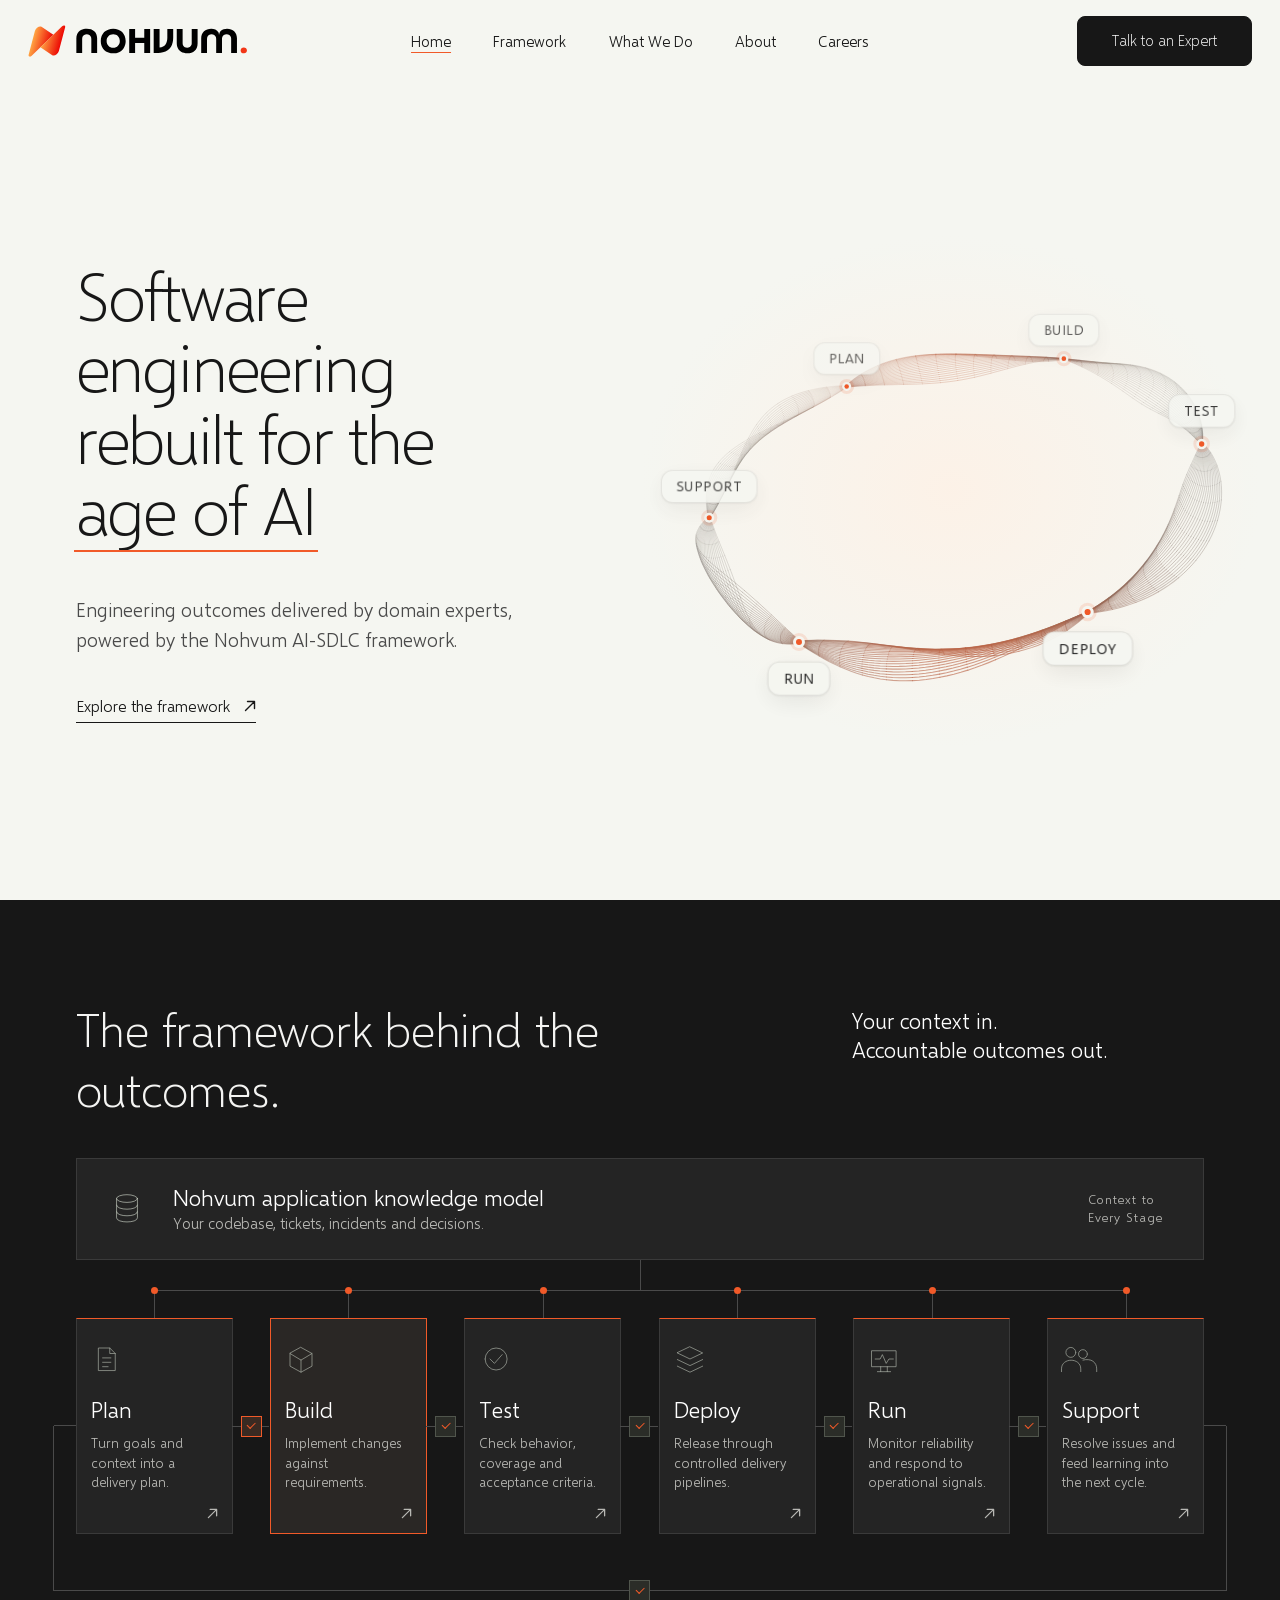
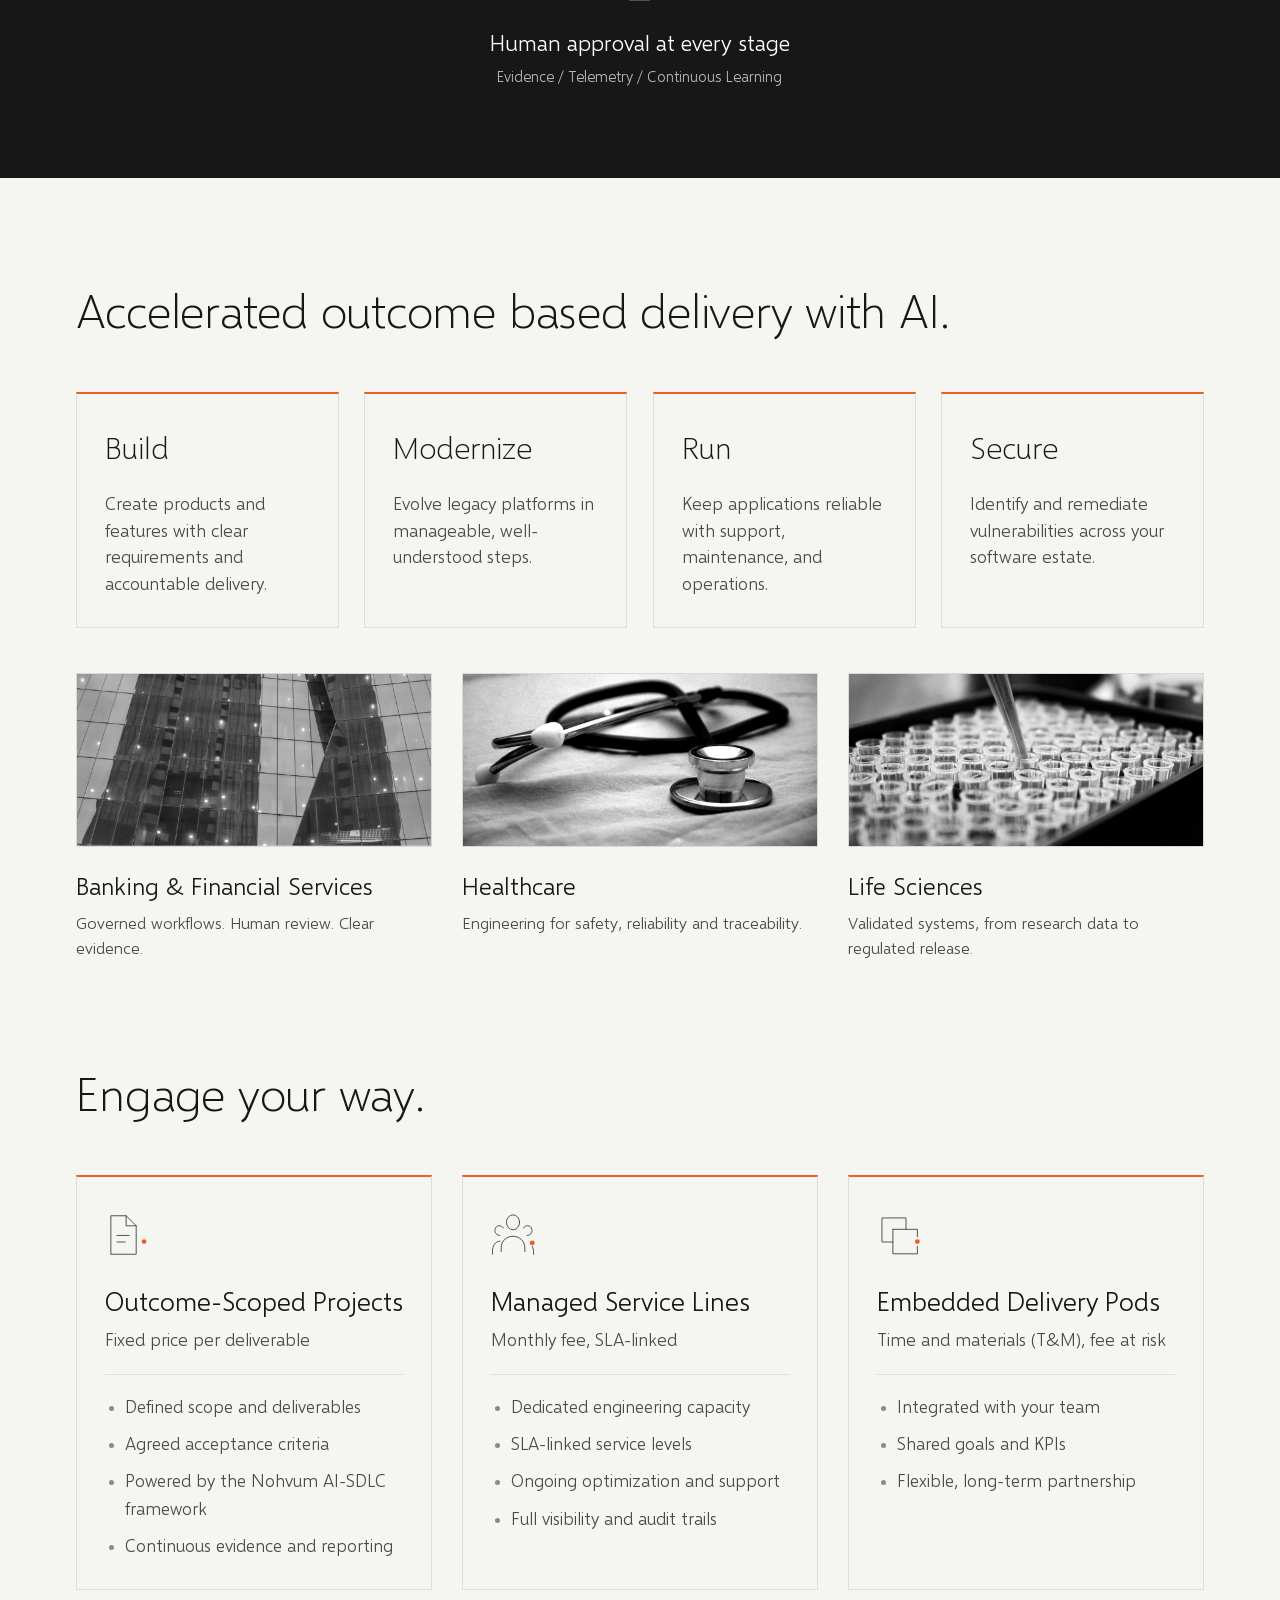
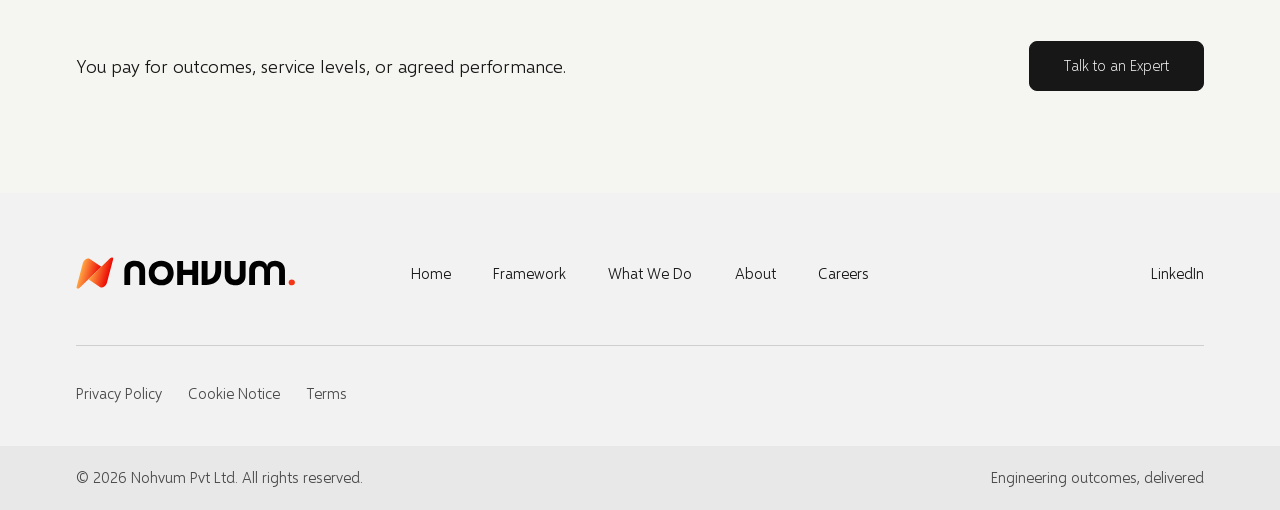
<file: index.html>
<!doctype html>
<html lang="en" class="js-motion">
<head>
  <meta charset="utf-8">
  <meta name="viewport" content="width=device-width, initial-scale=1">
  <title>AI-Native Software Services | Nohvum</title>
  <meta name="description" content="Software engineering rebuilt for the age of AI. Engineering outcomes delivered by domain experts, powered by the Nohvum AI-SDLC framework.">
  <meta name="theme-color" content="#f5f6f1">
  <link rel="canonical" href="https://www.nohvum.com/">
  <meta property="og:type" content="website">
  <meta property="og:site_name" content="Nohvum">
  <meta property="og:title" content="AI-Native Software Services | Nohvum">
  <meta property="og:description" content="Engineering outcomes delivered by domain experts, powered by the Nohvum AI-SDLC framework.">
  <meta property="og:url" content="https://www.nohvum.com/">
  <meta property="og:image" content="https://www.nohvum.com/assets/og-image.png">
  <meta name="twitter:card" content="summary_large_image">
  <link rel="icon" type="image/png" sizes="32x32" href="assets/favicon-32.png">
  <link rel="icon" type="image/png" sizes="64x64" href="assets/favicon-64.png">
  <link rel="apple-touch-icon" sizes="180x180" href="assets/favicon-180.png">
  <link rel="preload" href="assets/fonts/selawik-light.woff2" as="font" type="font/woff2" crossorigin>
  <link rel="preload" href="assets/fonts/selawik-semilight.woff2" as="font" type="font/woff2" crossorigin>
  <script>if (matchMedia("(prefers-reduced-motion: reduce)").matches) document.documentElement.classList.remove("js-motion");</script>
  <link rel="stylesheet" href="assets/css/site.css">
  <link rel="stylesheet" href="assets/css/ring.css">
  <link rel="stylesheet" href="assets/css/home.css">
  <script defer src="assets/js/motion.min.js"></script>
  <script defer src="assets/js/site.js"></script>
  <script defer src="assets/js/ring.js"></script>
  <script defer src="assets/js/home.js"></script>
</head>
<body>
<a class="skip-link" href="#main">Skip to content</a>

<header class="site-header">
  <div class="container site-header__inner">
    <a class="site-header__logo" href="./" aria-label="Nohvum home"><img src="assets/img/nohvum-lockup-horizontal.svg" alt="Nohvum" width="220" height="32"></a>
    <button class="nav-toggle" type="button" aria-expanded="false" aria-controls="site-nav"><span>Menu</span><span class="nav-toggle__bars" aria-hidden="true"></span></button>
    <nav class="site-nav" id="site-nav" aria-label="Main">
      <ul class="site-nav__list">
        <li><a href="./" aria-current="page">Home</a></li>
        <li><a href="framework">Framework</a></li>
        <li><a href="what-we-do">What We Do</a></li>
        <li><a href="about">About</a></li>
        <li><a href="careers">Careers</a></li>
      </ul>
      <a class="btn" href="talk-to-an-expert">Talk to an Expert</a>
    </nav>
  </div>
</header>

<main id="main">

  <!-- Hero -->
  <section class="hero section--hero" aria-labelledby="hero-title">
    <div class="container hero__grid">
      <div class="hero__copy">
        <h1 class="display" id="hero-title">Software engineering <br class="br-wide">rebuilt for the <br class="br-wide"><span class="hero__u">age of AI</span></h1>
        <p class="hero__lead" data-reveal data-reveal-delay="0.15">Engineering outcomes delivered by domain experts,<br class="br-sm-hide"> powered by the Nohvum AI-SDLC framework.</p>
        <p data-reveal data-reveal-delay="0.25"><a class="link-arrow" href="framework">Explore the framework <svg class="arw" viewBox="0 0 12 12" aria-hidden="true"><path d="M1.5 10.5 10.5 1.5M3.5 1.5h7v7"/></svg></a></p>
      </div>
      <div class="hero__art">
        <nav class="ring ring--overview" data-home-ring aria-label="The Nohvum delivery loop">
          <canvas class="ring__canvas" aria-hidden="true"></canvas>
          <ul class="ring__pills" role="list">
            <li class="ring__anchor"><a class="ring-pill" href="framework#plan" aria-label="Plan stage of the framework"><span class="ring-pill__name">Plan</span></a></li>
            <li class="ring__anchor"><a class="ring-pill" href="framework#build" aria-label="Build stage of the framework"><span class="ring-pill__name">Build</span></a></li>
            <li class="ring__anchor"><a class="ring-pill" href="framework#test" aria-label="Test stage of the framework"><span class="ring-pill__name">Test</span></a></li>
            <li class="ring__anchor"><a class="ring-pill" href="framework#deploy" aria-label="Deploy stage of the framework"><span class="ring-pill__name">Deploy</span></a></li>
            <li class="ring__anchor"><a class="ring-pill" href="framework#run" aria-label="Run stage of the framework"><span class="ring-pill__name">Run</span></a></li>
            <li class="ring__anchor"><a class="ring-pill" href="framework#support" aria-label="Support stage of the framework"><span class="ring-pill__name">Support</span></a></li>
          </ul>
        </nav>
      </div>
    </div>
  </section>

  <!-- Governed loop -->
  <section class="loop section section--dark" aria-labelledby="loop-title">
    <div class="container">
      <div class="loop__head">
        <h2 class="h2" id="loop-title" data-reveal>The framework behind the outcomes.</h2>
        <div class="loop__aside" data-reveal data-reveal-delay="0.1">
          <p class="loop__aside-title">Your context in.<br>Accountable outcomes out.</p>
        </div>
      </div>

      <div class="loop__diagram" data-loop>
        <div class="loop__model" data-loop-model>
          <img src="assets/svg/home/governed-loop-icon-01-knowledge-model.svg" alt="" width="40" height="40">
          <div>
            <p class="loop__model-title">Nohvum application knowledge model</p>
            <p class="loop__model-text">Your codebase, tickets, incidents and decisions.</p>
          </div>
          <p class="loop__model-tag">Context to<br>Every Stage</p>
        </div>

        <div class="loop__bus" aria-hidden="true"><span class="loop__trunk"></span><span class="loop__rail"></span></div>

        <div class="loop__track">
        <ol class="loop__stages" role="list">
          <li class="loop__stage" data-loop-stage>
            <a href="framework#plan">
              <img src="assets/svg/home/governed-loop-icon-02-plan.svg" alt="" width="44" height="44">
              <span class="loop__stage-title">Plan</span>
              <span class="loop__stage-text">Turn goals and context into a delivery plan.</span>
              <svg class="arw" viewBox="0 0 12 12" aria-hidden="true"><path d="M1.5 10.5 10.5 1.5M3.5 1.5h7v7"/></svg>
            </a>
            <span class="gate" data-loop-gate aria-hidden="true"></span>
          </li>
          <li class="loop__stage" data-loop-stage>
            <a href="framework#build">
              <img src="assets/svg/home/governed-loop-icon-03-build.svg" alt="" width="44" height="44">
              <span class="loop__stage-title">Build</span>
              <span class="loop__stage-text">Implement changes against requirements.</span>
              <svg class="arw" viewBox="0 0 12 12" aria-hidden="true"><path d="M1.5 10.5 10.5 1.5M3.5 1.5h7v7"/></svg>
            </a>
            <span class="gate" data-loop-gate aria-hidden="true"></span>
          </li>
          <li class="loop__stage" data-loop-stage>
            <a href="framework#test">
              <img src="assets/svg/home/governed-loop-icon-04-test.svg" alt="" width="44" height="44">
              <span class="loop__stage-title">Test</span>
              <span class="loop__stage-text">Check behavior, coverage and acceptance criteria.</span>
              <svg class="arw" viewBox="0 0 12 12" aria-hidden="true"><path d="M1.5 10.5 10.5 1.5M3.5 1.5h7v7"/></svg>
            </a>
            <span class="gate" data-loop-gate aria-hidden="true"></span>
          </li>
          <li class="loop__stage" data-loop-stage>
            <a href="framework#deploy">
              <img src="assets/svg/home/governed-loop-icon-05-deploy.svg" alt="" width="44" height="44">
              <span class="loop__stage-title">Deploy</span>
              <span class="loop__stage-text">Release through controlled delivery pipelines.</span>
              <svg class="arw" viewBox="0 0 12 12" aria-hidden="true"><path d="M1.5 10.5 10.5 1.5M3.5 1.5h7v7"/></svg>
            </a>
            <span class="gate" data-loop-gate aria-hidden="true"></span>
          </li>
          <li class="loop__stage" data-loop-stage>
            <a href="framework#run">
              <img src="assets/svg/home/governed-loop-icon-06-run.svg" alt="" width="44" height="44">
              <span class="loop__stage-title">Run</span>
              <span class="loop__stage-text">Monitor reliability and respond to operational signals.</span>
              <svg class="arw" viewBox="0 0 12 12" aria-hidden="true"><path d="M1.5 10.5 10.5 1.5M3.5 1.5h7v7"/></svg>
            </a>
            <span class="gate" data-loop-gate aria-hidden="true"></span>
          </li>
          <li class="loop__stage" data-loop-stage>
            <a href="framework#support">
              <img src="assets/svg/home/governed-loop-icon-07-support.svg" alt="" width="44" height="44">
              <span class="loop__stage-title">Support</span>
              <span class="loop__stage-text">Resolve issues and feed learning into the next cycle.</span>
              <svg class="arw" viewBox="0 0 12 12" aria-hidden="true"><path d="M1.5 10.5 10.5 1.5M3.5 1.5h7v7"/></svg>
            </a>
          </li>
        </ol>

        <div class="loop__return" aria-hidden="true" data-loop-return><span class="gate gate--return" data-loop-gate-final></span></div>
        </div>

        <p class="loop__foot"><span class="loop__foot-title">Human approval at every stage</span><span class="loop__foot-text">Evidence / Telemetry / Continuous Learning</span></p>
      </div>
    </div>
  </section>

  <!-- Services and engagement -->
  <section class="section section--soft" aria-labelledby="services-title">
    <div class="container">
      <h2 class="h2 services__title" id="services-title" data-reveal>Accelerated outcome based delivery with AI.</h2>
      <ul class="services" role="list" data-reveal-group>
        <li><a href="what-we-do#build"><span class="services__name">Build <svg class="arw" viewBox="0 0 12 12" aria-hidden="true"><path d="M1.5 10.5 10.5 1.5M3.5 1.5h7v7"/></svg></span><span class="services__text">Create products and features with clear requirements and accountable delivery.</span></a></li>
        <li><a href="what-we-do#modernize"><span class="services__name">Modernize <svg class="arw" viewBox="0 0 12 12" aria-hidden="true"><path d="M1.5 10.5 10.5 1.5M3.5 1.5h7v7"/></svg></span><span class="services__text">Evolve legacy platforms in manageable, well-understood steps.</span></a></li>
        <li><a href="what-we-do#run"><span class="services__name">Run <svg class="arw" viewBox="0 0 12 12" aria-hidden="true"><path d="M1.5 10.5 10.5 1.5M3.5 1.5h7v7"/></svg></span><span class="services__text">Keep applications reliable with support, maintenance, and operations.</span></a></li>
        <li><a href="what-we-do#secure"><span class="services__name">Secure <svg class="arw" viewBox="0 0 12 12" aria-hidden="true"><path d="M1.5 10.5 10.5 1.5M3.5 1.5h7v7"/></svg></span><span class="services__text">Identify and remediate vulnerabilities across your software estate.</span></a></li>
      </ul>

      <div class="domains" data-reveal-group="0.12">
        <article class="media-card">
          <div class="media-card__img"><img src="assets/img/industry-banking.jpg" alt="" width="580" height="284" loading="lazy"></div>
          <h3 class="media-card__title">Banking &amp; Financial Services</h3>
          <p class="media-card__text">Governed workflows. Human review. Clear evidence.</p>
        </article>
        <article class="media-card">
          <div class="media-card__img"><img src="assets/img/industry-healthcare.jpg" alt="" width="1200" height="584" loading="lazy"></div>
          <h3 class="media-card__title">Healthcare</h3>
          <p class="media-card__text">Engineering for safety, reliability and traceability.</p>
        </article>
        <article class="media-card">
          <div class="media-card__img"><img src="assets/img/industry-life-sciences.jpg" alt="" width="1200" height="584" loading="lazy"></div>
          <h3 class="media-card__title">Life Sciences</h3>
          <p class="media-card__text">Validated systems, from research data to regulated release.</p>
        </article>
      </div>

      <h2 class="h2 engage__title" id="engage-title" data-reveal>Engage your way.</h2>
      <ul class="engage" role="list" data-reveal-group>
        <li class="engage__card">
          <img src="assets/svg/home/engagement-01-outcome-scoped-projects.svg" alt="" width="56" height="56">
          <h3 class="engage__name">Outcome-Scoped Projects</h3>
          <p class="engage__model">Fixed price per deliverable</p>
          <ul class="engage__list">
            <li>Defined scope and deliverables</li>
            <li>Agreed acceptance criteria</li>
            <li>Powered by the Nohvum AI-SDLC framework</li>
            <li>Continuous evidence and reporting</li>
          </ul>
        </li>
        <li class="engage__card">
          <img src="assets/svg/home/engagement-02-managed-service-lines.svg" alt="" width="56" height="56">
          <h3 class="engage__name">Managed Service Lines</h3>
          <p class="engage__model">Monthly fee, SLA-linked</p>
          <ul class="engage__list">
            <li>Dedicated engineering capacity</li>
            <li>SLA-linked service levels</li>
            <li>Ongoing optimization and support</li>
            <li>Full visibility and audit trails</li>
          </ul>
        </li>
        <li class="engage__card">
          <img src="assets/svg/home/engagement-03-embedded-delivery-pods.svg" alt="" width="56" height="56">
          <h3 class="engage__name">Embedded Delivery Pods</h3>
          <p class="engage__model">Time and materials (T&amp;M), fee at risk</p>
          <ul class="engage__list">
            <li>Integrated with your team</li>
            <li>Shared goals and KPIs</li>
            <li>Flexible, long-term partnership</li>
          </ul>
        </li>
      </ul>
      <div class="engage__foot" data-reveal>
        <p><span class="engage__pay">You pay for outcomes, service levels, or agreed performance.</span></p>
        <a class="btn" href="talk-to-an-expert">Talk to an Expert</a>
      </div>
    </div>
  </section>

</main>

<footer class="site-footer">
  <div class="container">
    <div class="site-footer__top">
      <div class="site-footer__brand">
        <a class="site-footer__logo" href="./" aria-label="Nohvum home"><img src="assets/img/nohvum-lockup-horizontal.svg" alt="Nohvum" width="220" height="32"></a>
      </div>
      <nav class="site-footer__explore" aria-label="Explore">
        <ul>
          <li><a href="./">Home</a></li>
          <li><a href="framework">Framework</a></li>
          <li><a href="what-we-do">What We Do</a></li>
          <li><a href="about">About</a></li>
          <li><a href="careers">Careers</a></li>
        </ul>
      </nav>
      <nav class="site-footer__connect" aria-label="Connect">
        <ul>
          <li><a href="https://www.linkedin.com/company/nohvum/home/" target="_blank" rel="noopener">LinkedIn<span class="visually-hidden"> (opens in a new tab)</span></a></li>
        </ul>
      </nav>
    </div>
    <div class="site-footer__legal">
      <ul aria-label="Legal">
        <li><a href="privacy-policy">Privacy Policy</a></li>
        <li><a href="cookie-notice">Cookie Notice</a></li>
        <li><a href="terms">Terms</a></li>
      </ul>
    </div>
  </div>
  <div class="site-footer__bar">
    <div class="container"><p>&copy; 2026 Nohvum Pvt Ltd. All rights reserved.</p><p>Engineering outcomes, delivered</p></div>
  </div>
</footer>
</body>
</html>
</file>
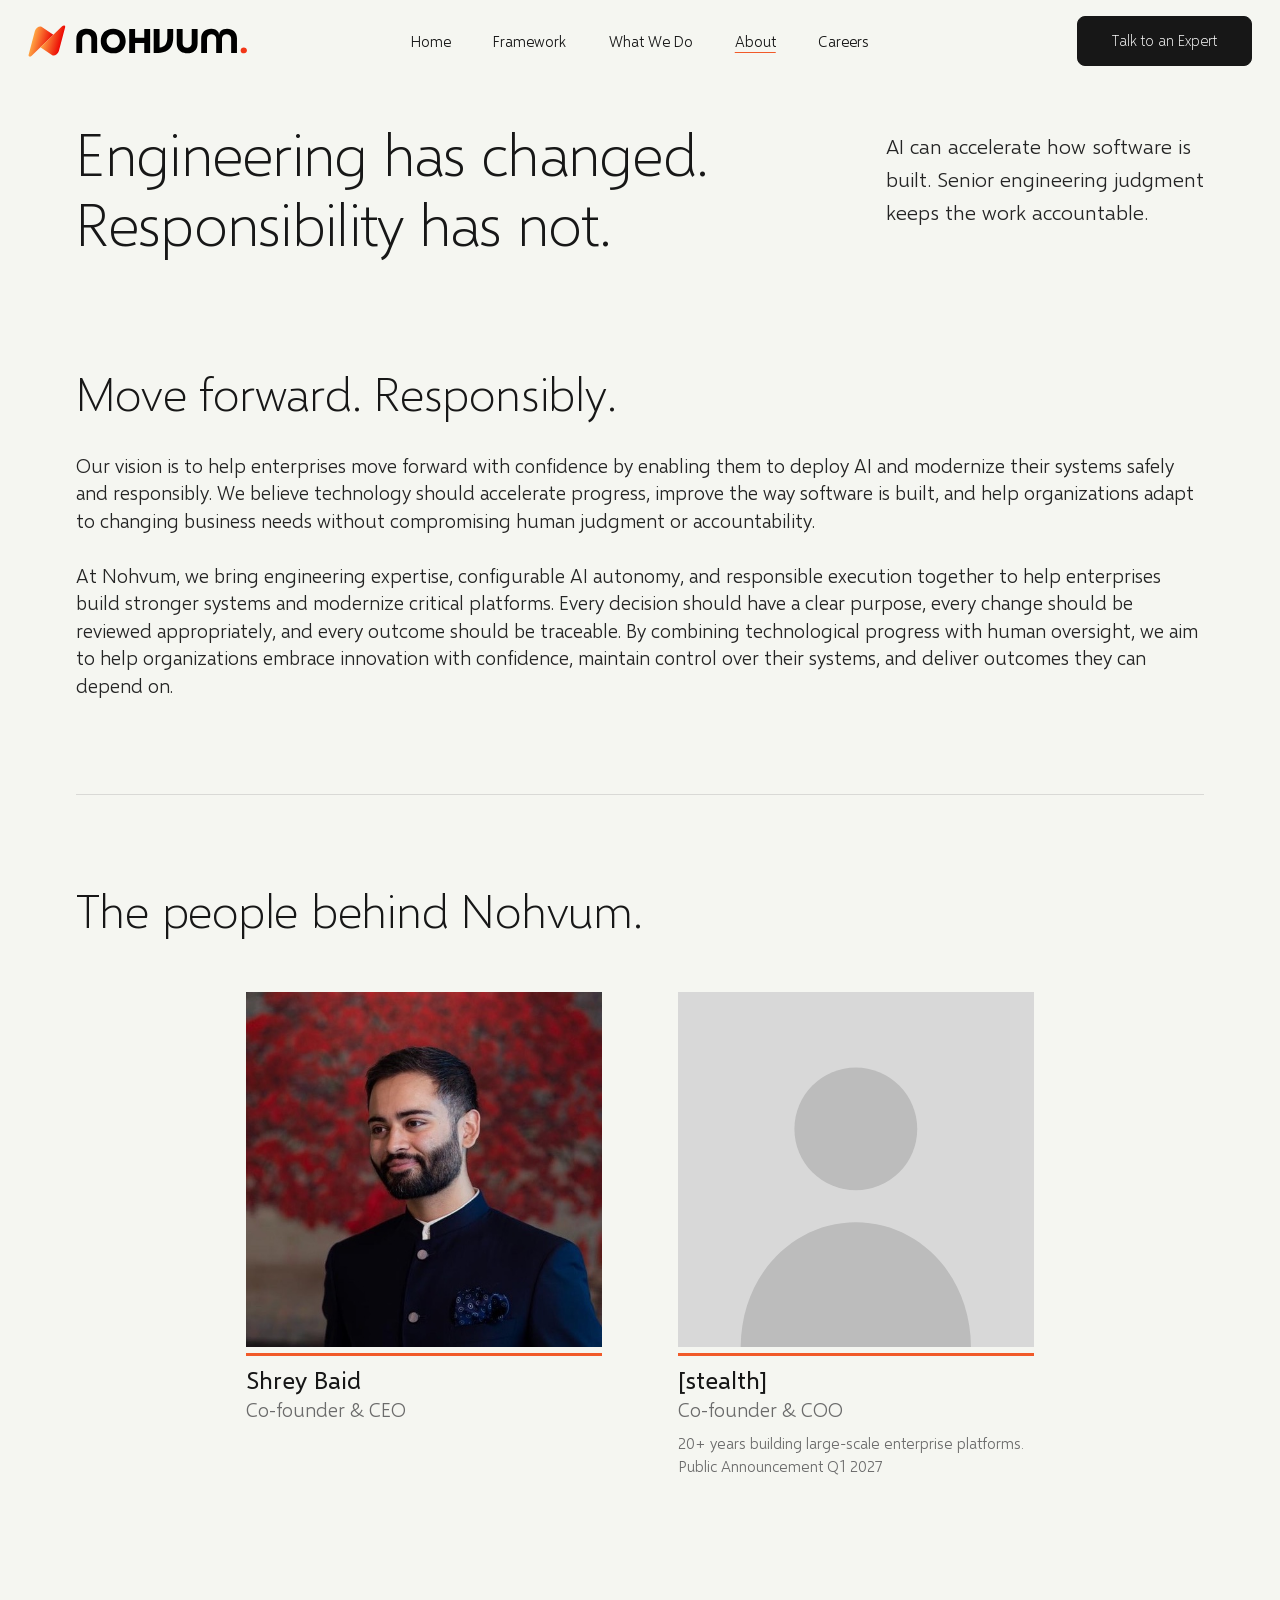
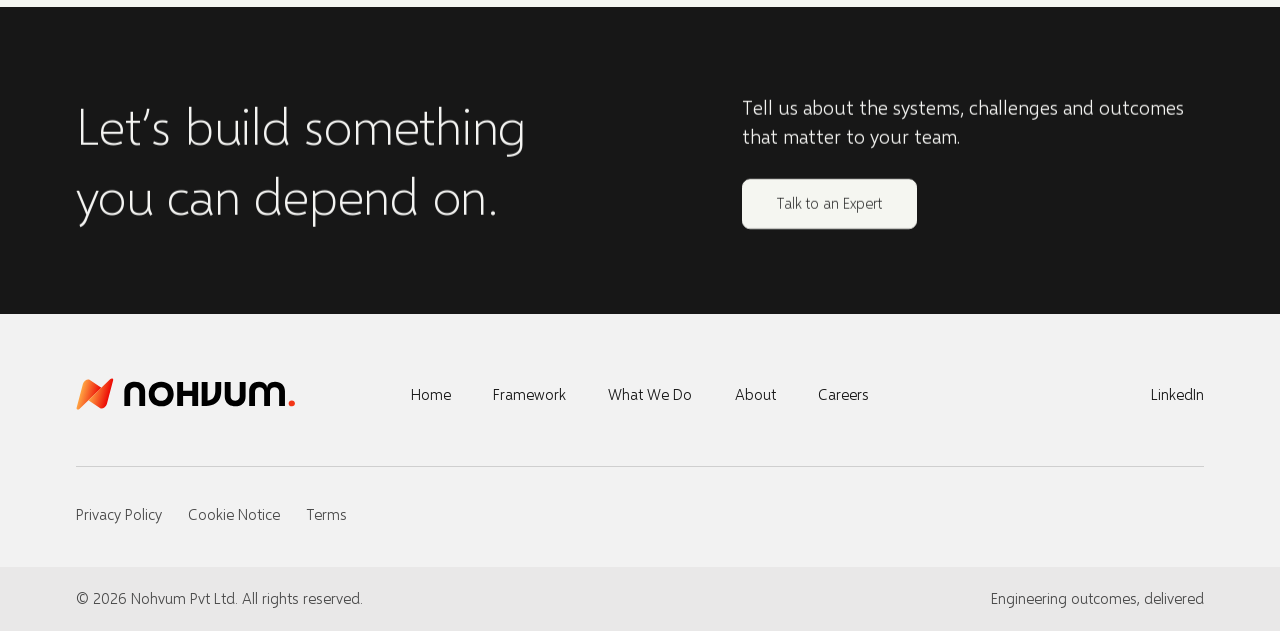
<file: about.html>
<!doctype html>
<html lang="en" class="js-motion">
<head>
  <meta charset="utf-8">
  <meta name="viewport" content="width=device-width, initial-scale=1">
  <title>About | Nohvum</title>
  <meta name="description" content="Engineering has changed. Responsibility has not. Nohvum pairs configurable AI autonomy with senior engineering judgment, so enterprises can modernize with accountable outcomes.">
  <meta name="theme-color" content="#f5f6f1">
  <link rel="canonical" href="https://www.nohvum.com/about">
  <meta property="og:type" content="website">
  <meta property="og:site_name" content="Nohvum">
  <meta property="og:title" content="About | Nohvum">
  <meta property="og:description" content="Engineering has changed. Responsibility has not. Nohvum pairs configurable AI autonomy with senior engineering judgment, so enterprises can modernize with accountable outcomes.">
  <meta property="og:url" content="https://www.nohvum.com/about">
  <meta property="og:image" content="https://www.nohvum.com/assets/og-image.png">
  <meta name="twitter:card" content="summary_large_image">
  <link rel="icon" type="image/png" sizes="32x32" href="assets/favicon-32.png">
  <link rel="icon" type="image/png" sizes="64x64" href="assets/favicon-64.png">
  <link rel="apple-touch-icon" sizes="180x180" href="assets/favicon-180.png">
  <link rel="preload" href="assets/fonts/selawik-light.woff2" as="font" type="font/woff2" crossorigin>
  <link rel="preload" href="assets/fonts/selawik-semilight.woff2" as="font" type="font/woff2" crossorigin>
  <script>if (matchMedia("(prefers-reduced-motion: reduce)").matches) document.documentElement.classList.remove("js-motion");</script>
  <link rel="stylesheet" href="assets/css/site.css">
  <link rel="stylesheet" href="assets/css/about.css">
  <script defer src="assets/js/motion.min.js"></script>
  <script defer src="assets/js/site.js"></script>
  <script defer src="assets/js/about.js"></script>
</head>
<body>
<a class="skip-link" href="#main">Skip to content</a>

<header class="site-header">
  <div class="container site-header__inner">
    <a class="site-header__logo" href="./" aria-label="Nohvum home"><img src="assets/img/nohvum-lockup-horizontal.svg" alt="Nohvum" width="220" height="32"></a>
    <button class="nav-toggle" type="button" aria-expanded="false" aria-controls="site-nav"><span>Menu</span><span class="nav-toggle__bars" aria-hidden="true"></span></button>
    <nav class="site-nav" id="site-nav" aria-label="Main">
      <ul class="site-nav__list">
        <li><a href="./">Home</a></li>
        <li><a href="framework">Framework</a></li>
        <li><a href="what-we-do">What We Do</a></li>
        <li><a href="about" aria-current="page">About</a></li>
        <li><a href="careers">Careers</a></li>
      </ul>
      <a class="btn" href="talk-to-an-expert">Talk to an Expert</a>
    </nav>
  </div>
</header>

<main id="main">

  <!-- Hero -->
  <section class="page-hero" aria-labelledby="about-title">
    <div class="container">
      <div class="page-hero__grid">
        <h1 class="page-hero__title" id="about-title">Engineering has changed.<br>Responsibility has not.</h1>
        <p class="page-hero__aside" data-reveal data-reveal-delay="0.15">AI can accelerate how software is built. Senior engineering judgment keeps the work accountable.</p>
      </div>
    </div>
  </section>

  <!-- Vision -->
  <section class="section about-vision" aria-labelledby="vision-title">
    <div class="container">
      <h2 class="h2" id="vision-title" data-reveal>Move forward. Responsibly.</h2>
      <div class="about-vision__text" data-reveal-group="0.12">
        <p>Our vision is to help enterprises move forward with confidence by enabling them to deploy AI and modernize their systems safely and responsibly. We believe technology should accelerate progress, improve the way software is built, and help organizations adapt to changing business needs without compromising human judgment or accountability.</p>
        <p>At Nohvum, we bring engineering expertise, configurable AI autonomy, and responsible execution together to help enterprises build stronger systems and modernize critical platforms. Every decision should have a clear purpose, every change should be reviewed appropriately, and every outcome should be traceable. By combining technological progress with human oversight, we aim to help organizations embrace innovation with confidence, maintain control over their systems, and deliver outcomes they can depend on.</p>
      </div>
    </div>
  </section>

  <!-- Team -->
  <section class="section about-ruled about-team" aria-labelledby="team-title">
    <div class="container">
      <h2 class="h2" id="team-title" data-reveal>The people behind Nohvum.</h2>
      <ul class="team" role="list" data-team>
        <li class="person">
          <a class="person__link" href="https://www.linkedin.com/in/shreybaid/" target="_blank" rel="noopener">
            <div class="person__photo">
              <img src="assets/img/team-shrey-baid.jpg" alt="" width="556" height="556" loading="lazy">
              <svg class="person__in" viewBox="0 0 24 24" aria-hidden="true"><path d="M20.447 20.452h-3.554v-5.569c0-1.328-.027-3.037-1.852-3.037-1.853 0-2.136 1.445-2.136 2.939v5.667H9.351V9h3.414v1.561h.046c.477-.9 1.637-1.85 3.37-1.85 3.601 0 4.267 2.37 4.267 5.455v6.286zM5.337 7.433a2.062 2.062 0 1 1 0-4.125 2.062 2.062 0 0 1 0 4.125zm1.782 13.019H3.555V9h3.564v11.452zM22.225 0H1.771C.792 0 0 .774 0 1.729v20.542C0 23.227.792 24 1.771 24h20.451C23.2 24 24 23.227 24 22.271V1.729C24 .774 23.2 0 22.222 0z"/></svg>
            </div>
            <div class="person__body">
              <h3 class="person__name">Shrey Baid<span class="visually-hidden"> on LinkedIn (opens in a new tab)</span></h3>
              <p class="person__role">Co-founder &amp; CEO</p>
            </div>
          </a>
        </li>
        <li class="person">
          <div class="person__photo">
            <svg class="person__avatar" viewBox="0 0 556 556" aria-hidden="true" focusable="false"><circle cx="278" cy="214" r="96"/><path d="M98 556c0-112 81-196 180-196s180 84 180 196z"/></svg>
          </div>
          <div class="person__body">
            <h3 class="person__name">[stealth]</h3>
            <p class="person__role">Co-founder &amp; COO</p>
            <p class="person__text">20+ years building large-scale enterprise platforms. Public Announcement Q1 2027</p>
          </div>
        </li>
      </ul>
    </div>
  </section>

  <!-- Closing CTA -->
  <section class="section--dark cta-band" aria-labelledby="cta-title">
    <div class="container cta-band__grid" data-reveal>
      <h2 class="h2 about-cta__title" id="cta-title">Let’s build something<br>you can depend on.</h2>
      <div class="cta-band__aside">
        <p>Tell us about the systems, challenges and outcomes that matter to your team.</p>
        <div class="cta-band__actions">
          <a class="btn btn--light" href="talk-to-an-expert">Talk to an Expert</a>
        </div>
      </div>
    </div>
  </section>

</main>

<footer class="site-footer">
  <div class="container">
    <div class="site-footer__top">
      <div class="site-footer__brand">
        <a class="site-footer__logo" href="./" aria-label="Nohvum home"><img src="assets/img/nohvum-lockup-horizontal.svg" alt="Nohvum" width="220" height="32"></a>
      </div>
      <nav class="site-footer__explore" aria-label="Explore">
        <ul>
          <li><a href="./">Home</a></li>
          <li><a href="framework">Framework</a></li>
          <li><a href="what-we-do">What We Do</a></li>
          <li><a href="about">About</a></li>
          <li><a href="careers">Careers</a></li>
        </ul>
      </nav>
      <nav class="site-footer__connect" aria-label="Connect">
        <ul>
          <li><a href="https://www.linkedin.com/company/nohvum/home/" target="_blank" rel="noopener">LinkedIn<span class="visually-hidden"> (opens in a new tab)</span></a></li>
        </ul>
      </nav>
    </div>
    <div class="site-footer__legal">
      <ul aria-label="Legal">
        <li><a href="privacy-policy">Privacy Policy</a></li>
        <li><a href="cookie-notice">Cookie Notice</a></li>
        <li><a href="terms">Terms</a></li>
      </ul>
    </div>
  </div>
  <div class="site-footer__bar">
    <div class="container"><p>&copy; 2026 Nohvum Pvt Ltd. All rights reserved.</p><p>Engineering outcomes, delivered</p></div>
  </div>
</footer>
</body>
</html>
</file>
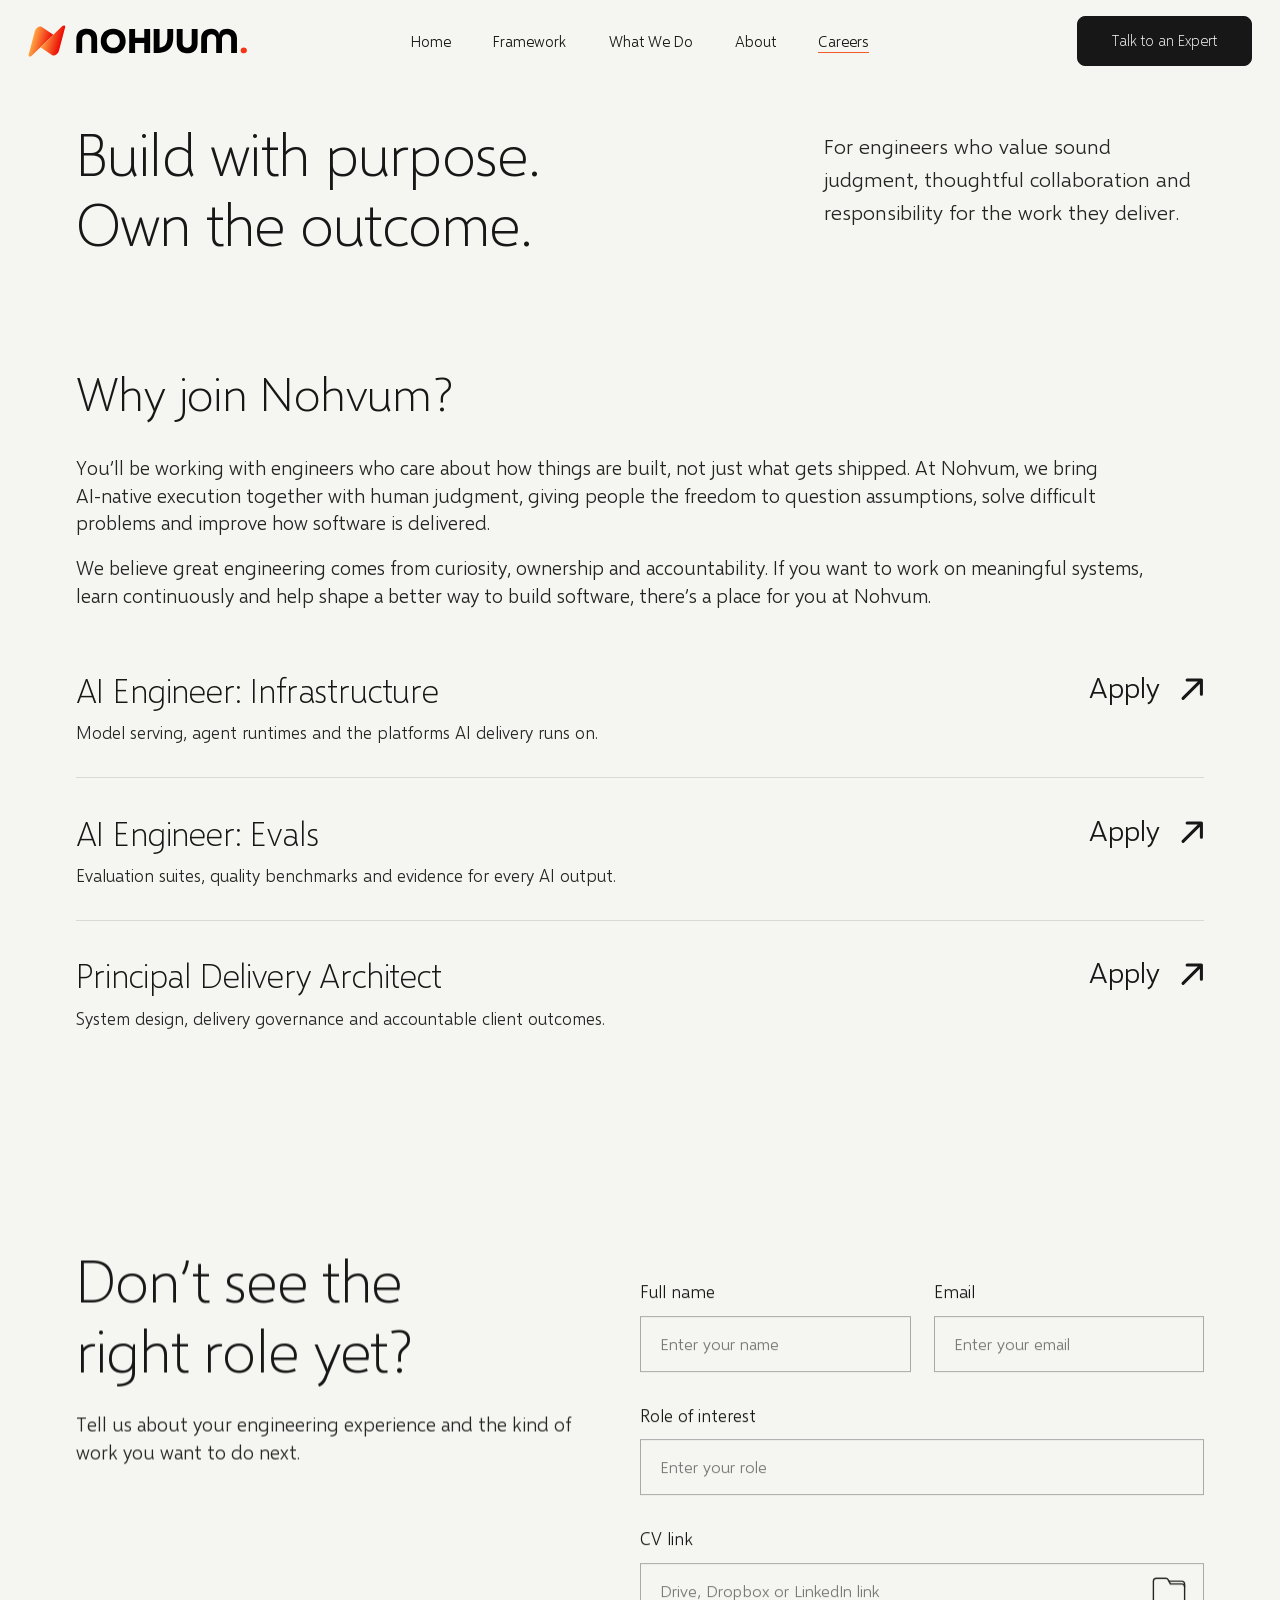
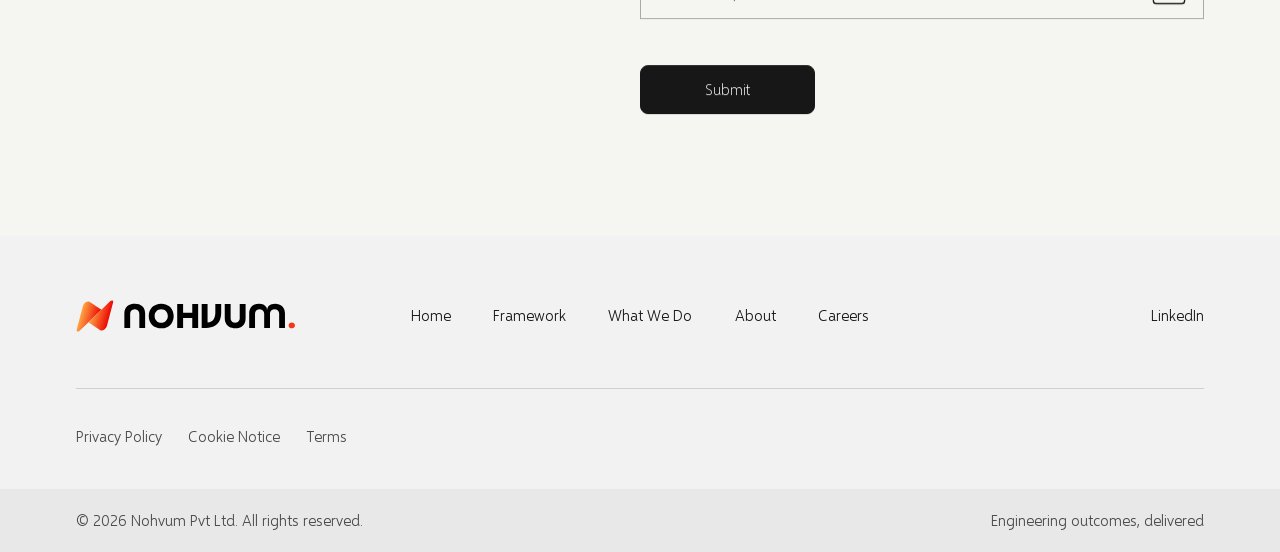
<file: careers.html>
<!doctype html>
<html lang="en" class="js-motion">
<head>
  <meta charset="utf-8">
  <meta name="viewport" content="width=device-width, initial-scale=1">
  <title>Careers | Nohvum</title>
  <meta name="description" content="Build with purpose. Own the outcome. Open engineering roles at Nohvum for people who value sound judgment, collaboration and responsibility for the work they deliver.">
  <meta name="theme-color" content="#f5f6f1">
  <link rel="canonical" href="https://www.nohvum.com/careers">
  <meta property="og:type" content="website">
  <meta property="og:site_name" content="Nohvum">
  <meta property="og:title" content="Careers | Nohvum">
  <meta property="og:description" content="Build with purpose. Own the outcome. Open engineering roles at Nohvum for people who value sound judgment, collaboration and responsibility for the work they deliver.">
  <meta property="og:url" content="https://www.nohvum.com/careers">
  <meta property="og:image" content="https://www.nohvum.com/assets/og-image.png">
  <meta name="twitter:card" content="summary_large_image">
  <link rel="icon" type="image/png" sizes="32x32" href="assets/favicon-32.png">
  <link rel="icon" type="image/png" sizes="64x64" href="assets/favicon-64.png">
  <link rel="apple-touch-icon" sizes="180x180" href="assets/favicon-180.png">
  <link rel="preload" href="assets/fonts/selawik-light.woff2" as="font" type="font/woff2" crossorigin>
  <link rel="preload" href="assets/fonts/selawik-semilight.woff2" as="font" type="font/woff2" crossorigin>
  <script>if (matchMedia("(prefers-reduced-motion: reduce)").matches) document.documentElement.classList.remove("js-motion");</script>
  <link rel="stylesheet" href="assets/css/site.css">
  <link rel="stylesheet" href="assets/css/careers.css">
  <script defer src="assets/js/motion.min.js"></script>
  <script defer src="assets/js/site.js"></script>
  <script defer src="assets/js/careers.js"></script>
</head>
<body>
<a class="skip-link" href="#main">Skip to content</a>

<header class="site-header">
  <div class="container site-header__inner">
    <a class="site-header__logo" href="./" aria-label="Nohvum home"><img src="assets/img/nohvum-lockup-horizontal.svg" alt="Nohvum" width="220" height="32"></a>
    <button class="nav-toggle" type="button" aria-expanded="false" aria-controls="site-nav"><span>Menu</span><span class="nav-toggle__bars" aria-hidden="true"></span></button>
    <nav class="site-nav" id="site-nav" aria-label="Main">
      <ul class="site-nav__list">
        <li><a href="./">Home</a></li>
        <li><a href="framework">Framework</a></li>
        <li><a href="what-we-do">What We Do</a></li>
        <li><a href="about">About</a></li>
        <li><a href="careers" aria-current="page">Careers</a></li>
      </ul>
      <a class="btn" href="talk-to-an-expert">Talk to an Expert</a>
    </nav>
  </div>
</header>

<main id="main">

  <!-- Hero -->
  <section class="page-hero" aria-labelledby="careers-title">
    <div class="container">
      <div class="page-hero__grid">
        <h1 class="page-hero__title" id="careers-title" data-reveal>Build with purpose.<br>Own the outcome.</h1>
        <p class="page-hero__aside" data-reveal data-reveal-delay="0.15">For engineers who value sound judgment, thoughtful collaboration and responsibility for the work they deliver.</p>
      </div>
    </div>
  </section>

  <!-- Why join -->
  <section class="section careers-why" aria-labelledby="why-title">
    <div class="container">
      <h2 class="h2" id="why-title" data-reveal>Why join Nohvum?</h2>
      <div class="careers-why__text" data-reveal data-reveal-delay="0.1">
        <p>You’ll be working with engineers who care about how things are built, not just what gets shipped. At Nohvum, we bring <span class="nowrap">AI-native</span> execution together with human judgment, giving people the freedom to question assumptions, solve difficult problems and improve how software is delivered.</p>
        <p>We believe great engineering comes from curiosity, ownership and accountability. If you want to work on meaningful systems, learn continuously and help shape a better way to build software, there’s a place for you at Nohvum.</p>
      </div>
      <ul class="jobs" role="list" aria-label="Open roles" data-reveal-group="0.1">
        <li class="job">
          <div class="job__main">
            <h3 class="job__title">AI Engineer: Infrastructure</h3>
            <p class="job__text">Model serving, agent runtimes and the platforms AI delivery runs on.</p>
          </div>
          <a class="job__apply" href="#apply" data-apply-role="AI Engineer: Infrastructure">Apply<span class="visually-hidden"> for AI Engineer: Infrastructure</span> <svg class="arw" viewBox="0 0 12 12" aria-hidden="true"><path d="M1.5 10.5 10.5 1.5M3.5 1.5h7v7"/></svg></a>
        </li>
        <li class="job">
          <div class="job__main">
            <h3 class="job__title">AI Engineer: Evals</h3>
            <p class="job__text">Evaluation suites, quality benchmarks and evidence for every AI output.</p>
          </div>
          <a class="job__apply" href="#apply" data-apply-role="AI Engineer: Evals">Apply<span class="visually-hidden"> for AI Engineer: Evals</span> <svg class="arw" viewBox="0 0 12 12" aria-hidden="true"><path d="M1.5 10.5 10.5 1.5M3.5 1.5h7v7"/></svg></a>
        </li>
        <li class="job">
          <div class="job__main">
            <h3 class="job__title">Principal Delivery Architect</h3>
            <p class="job__text">System design, delivery governance and accountable client outcomes.</p>
          </div>
          <a class="job__apply" href="#apply" data-apply-role="Principal Delivery Architect">Apply<span class="visually-hidden"> for Principal Delivery Architect</span> <svg class="arw" viewBox="0 0 12 12" aria-hidden="true"><path d="M1.5 10.5 10.5 1.5M3.5 1.5h7v7"/></svg></a>
        </li>
      </ul>
    </div>
  </section>

  <!-- Application form -->
  <section class="section careers-apply" id="apply" aria-labelledby="apply-title">
    <div class="container careers-apply__grid">
      <div class="careers-apply__intro" data-reveal>
        <h2 class="page-hero__title" id="apply-title">Don’t see the<br>right role yet?</h2>
        <p>Tell us about your engineering experience and the kind of work you want to do next.</p>
      </div>
      <div class="careers-apply__panel" data-reveal data-reveal-delay="0.1">
        <form class="form form--page" data-formspree data-subject="Nohvum application" action="https://formspree.io/f/xdeozele" method="POST" novalidate>
          <input type="hidden" name="form" value="hiring">
          <div class="form__row">
            <div class="field">
              <label for="ap-name">Full name</label>
              <input id="ap-name" name="name" type="text" autocomplete="name" placeholder="Enter your name" required maxlength="120" data-label="Full name" aria-describedby="ap-name-err">
              <p class="field__error" id="ap-name-err" aria-live="polite"></p>
            </div>
            <div class="field">
              <label for="ap-email">Email</label>
              <input id="ap-email" name="email" type="email" autocomplete="email" placeholder="Enter your email" required maxlength="200" data-label="Email" aria-describedby="ap-email-err">
              <p class="field__error" id="ap-email-err" aria-live="polite"></p>
            </div>
          </div>
          <div class="field">
            <label for="ap-role">Role of interest</label>
            <input id="ap-role" name="role" type="text" placeholder="Enter your role" required maxlength="120" data-label="Role of interest" aria-describedby="ap-role-err">
            <p class="field__error" id="ap-role-err" aria-live="polite"></p>
          </div>
          <div class="field field--icon">
            <label for="ap-link">CV link</label>
            <div class="field__control">
              <input id="ap-link" name="link" type="url" inputmode="url" autocomplete="url" placeholder="Drive, Dropbox or LinkedIn link" required maxlength="500" data-label="CV link" aria-describedby="ap-link-err">
              <img class="field__icon" src="assets/svg/careers/folder-outline-icon.svg" alt="" width="34" height="34">
            </div>
            <p class="field__error" id="ap-link-err" aria-live="polite"></p>
          </div>
          <div class="form__honeypot" aria-hidden="true"><label>Leave empty<input name="_gotcha" tabindex="-1" autocomplete="off"></label></div>
          <div class="form__submit">
            <button class="btn" type="submit"><span class="btn__label">Submit</span></button>
          </div>
          <p class="form__status" role="status" aria-live="polite"></p>
        </form>
        <div class="form__sent" hidden>
          <h3>Thank you. Your details are with us.</h3>
          <p class="body">Our engineering team reads every application. If a role fits your experience, we will contact you by email.</p>
        </div>
      </div>
    </div>
  </section>

</main>

<footer class="site-footer">
  <div class="container">
    <div class="site-footer__top">
      <div class="site-footer__brand">
        <a class="site-footer__logo" href="./" aria-label="Nohvum home"><img src="assets/img/nohvum-lockup-horizontal.svg" alt="Nohvum" width="220" height="32"></a>
      </div>
      <nav class="site-footer__explore" aria-label="Explore">
        <ul>
          <li><a href="./">Home</a></li>
          <li><a href="framework">Framework</a></li>
          <li><a href="what-we-do">What We Do</a></li>
          <li><a href="about">About</a></li>
          <li><a href="careers">Careers</a></li>
        </ul>
      </nav>
      <nav class="site-footer__connect" aria-label="Connect">
        <ul>
          <li><a href="https://www.linkedin.com/company/nohvum/home/" target="_blank" rel="noopener">LinkedIn<span class="visually-hidden"> (opens in a new tab)</span></a></li>
        </ul>
      </nav>
    </div>
    <div class="site-footer__legal">
      <ul aria-label="Legal">
        <li><a href="privacy-policy">Privacy Policy</a></li>
        <li><a href="cookie-notice">Cookie Notice</a></li>
        <li><a href="terms">Terms</a></li>
      </ul>
    </div>
  </div>
  <div class="site-footer__bar">
    <div class="container"><p>&copy; 2026 Nohvum Pvt Ltd. All rights reserved.</p><p>Engineering outcomes, delivered</p></div>
  </div>
</footer>
</body>
</html>
</file>
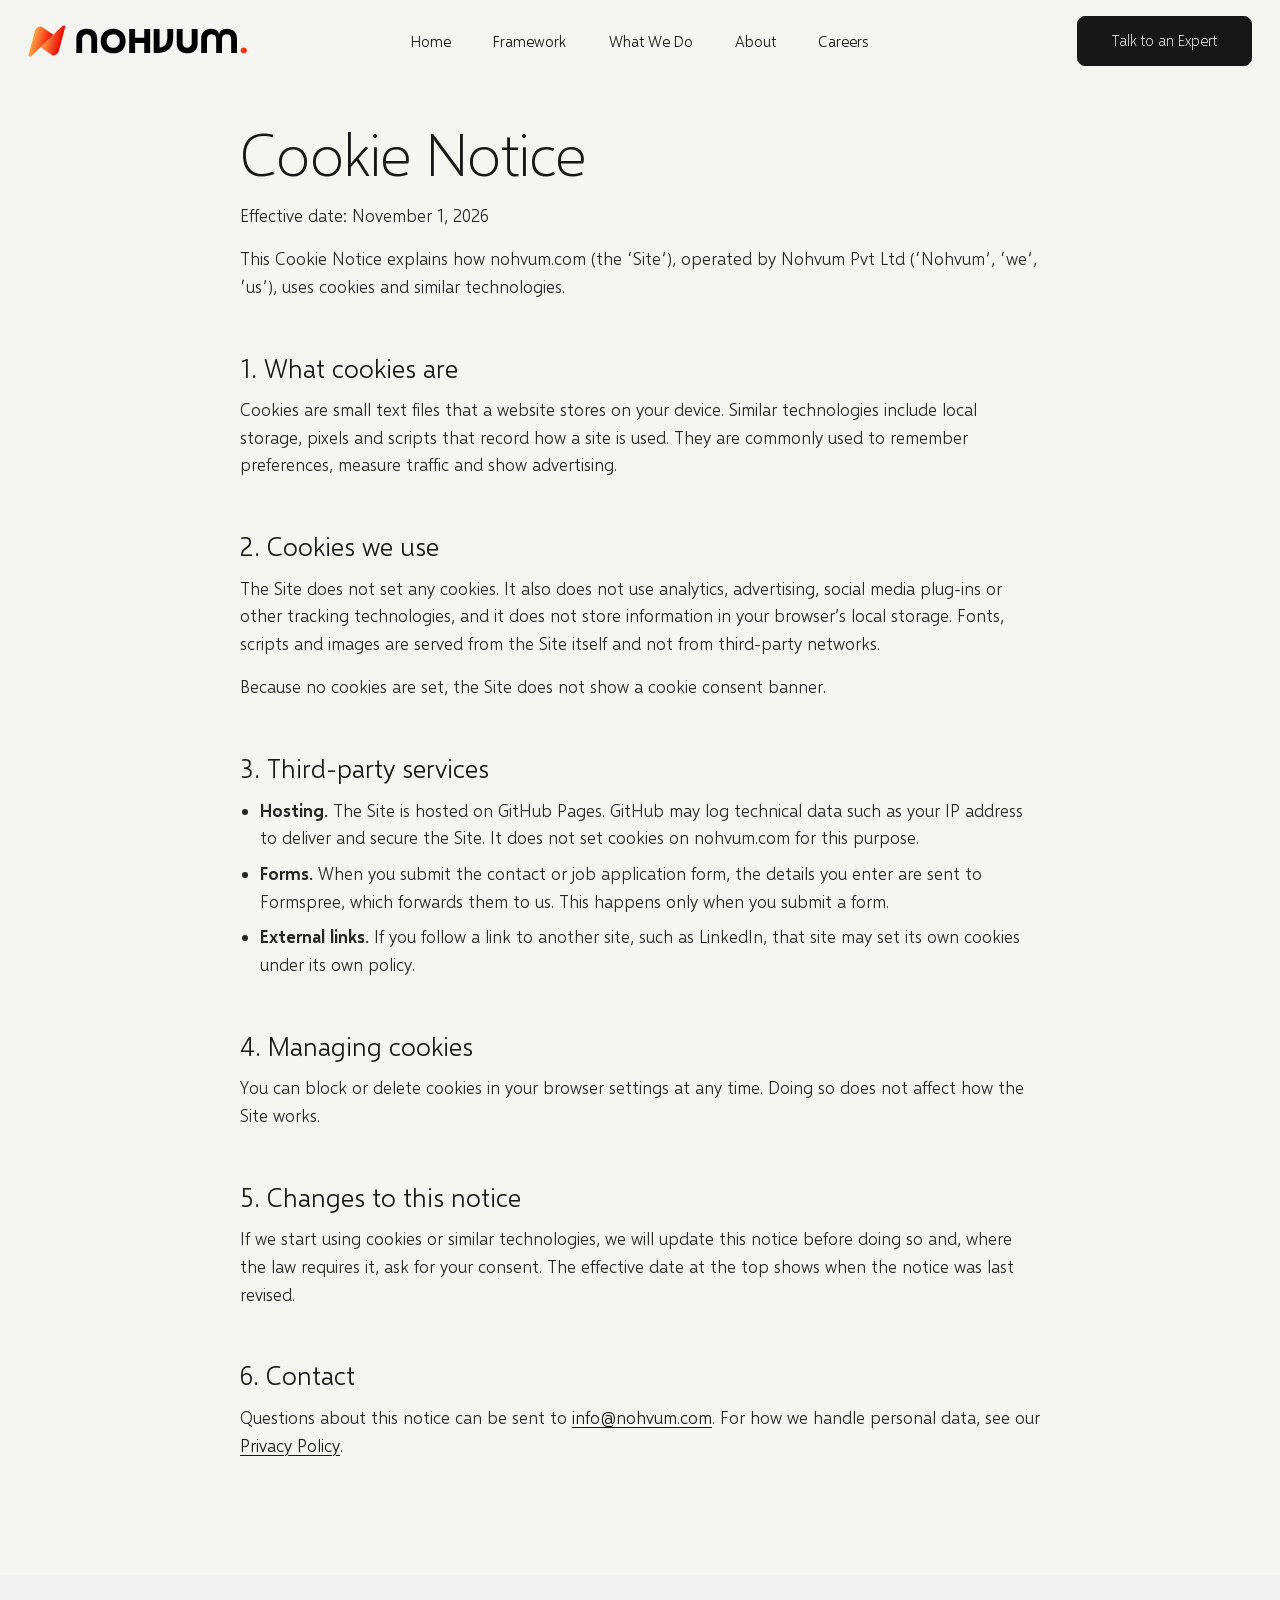
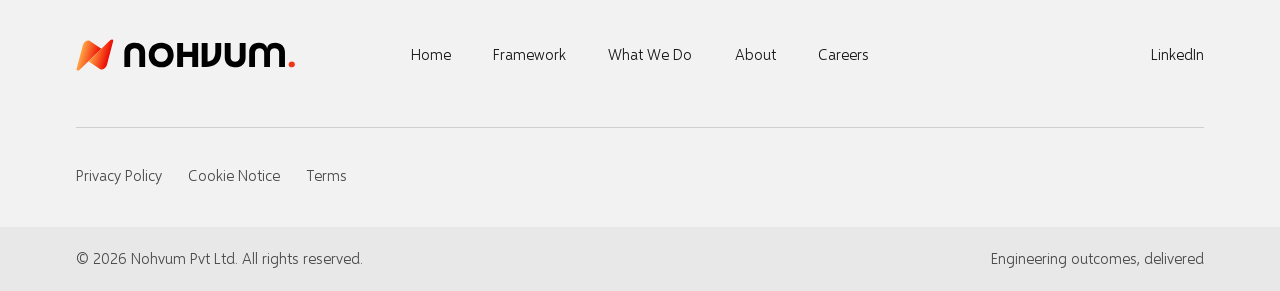
<file: cookie-notice.html>
<!doctype html>
<html lang="en" class="js-motion">
<head>
  <meta charset="utf-8">
  <meta name="viewport" content="width=device-width, initial-scale=1">
  <title>Cookie Notice | Nohvum</title>
  <meta name="description" content="How nohvum.com uses cookies and similar technologies.">
  <meta name="robots" content="noindex">
  <meta name="theme-color" content="#f5f6f1">
  <link rel="canonical" href="https://www.nohvum.com/cookie-notice">
  <link rel="icon" type="image/png" sizes="32x32" href="assets/favicon-32.png">
  <link rel="icon" type="image/png" sizes="64x64" href="assets/favicon-64.png">
  <link rel="apple-touch-icon" sizes="180x180" href="assets/favicon-180.png">
  <link rel="preload" href="assets/fonts/selawik-light.woff2" as="font" type="font/woff2" crossorigin>
  <link rel="preload" href="assets/fonts/selawik-semilight.woff2" as="font" type="font/woff2" crossorigin>
  <script>if (matchMedia("(prefers-reduced-motion: reduce)").matches) document.documentElement.classList.remove("js-motion");</script>
  <link rel="stylesheet" href="assets/css/site.css">
  <link rel="stylesheet" href="assets/css/legal.css">
  <script defer src="assets/js/motion.min.js"></script>
  <script defer src="assets/js/site.js"></script>
</head>
<body>
<a class="skip-link" href="#main">Skip to content</a>

<header class="site-header">
  <div class="container site-header__inner">
    <a class="site-header__logo" href="./" aria-label="Nohvum home"><img src="assets/img/nohvum-lockup-horizontal.svg" alt="Nohvum" width="220" height="32"></a>
    <button class="nav-toggle" type="button" aria-expanded="false" aria-controls="site-nav"><span>Menu</span><span class="nav-toggle__bars" aria-hidden="true"></span></button>
    <nav class="site-nav" id="site-nav" aria-label="Main">
      <ul class="site-nav__list">
        <li><a href="./">Home</a></li>
        <li><a href="framework">Framework</a></li>
        <li><a href="what-we-do">What We Do</a></li>
        <li><a href="about">About</a></li>
        <li><a href="careers">Careers</a></li>
      </ul>
      <a class="btn" href="talk-to-an-expert">Talk to an Expert</a>
    </nav>
  </div>
</header>

<main id="main">
  <article class="legal" aria-labelledby="legal-title">
    <div class="container legal__inner">
      <h1 class="legal__title" id="legal-title">Cookie Notice</h1>
      <p class="legal__date">Effective date: November 1, 2026</p>
      <p>This Cookie Notice explains how nohvum.com (the “Site”), operated by Nohvum Pvt Ltd (“Nohvum”, “we”, “us”), uses cookies and similar technologies.</p>

      <h2>1. What cookies are</h2>
      <p>Cookies are small text files that a website stores on your device. Similar technologies include local storage, pixels and scripts that record how a site is used. They are commonly used to remember preferences, measure traffic and show advertising.</p>

      <h2>2. Cookies we use</h2>
      <p>The Site does not set any cookies. It also does not use analytics, advertising, social media plug-ins or other tracking technologies, and it does not store information in your browser’s local storage. Fonts, scripts and images are served from the Site itself and not from third-party networks.</p>
      <p>Because no cookies are set, the Site does not show a cookie consent banner.</p>

      <h2>3. Third-party services</h2>
      <ul>
        <li><strong>Hosting.</strong> The Site is hosted on GitHub Pages. GitHub may log technical data such as your IP address to deliver and secure the Site. It does not set cookies on nohvum.com for this purpose.</li>
        <li><strong>Forms.</strong> When you submit the contact or job application form, the details you enter are sent to Formspree, which forwards them to us. This happens only when you submit a form.</li>
        <li><strong>External links.</strong> If you follow a link to another site, such as LinkedIn, that site may set its own cookies under its own policy.</li>
      </ul>

      <h2>4. Managing cookies</h2>
      <p>You can block or delete cookies in your browser settings at any time. Doing so does not affect how the Site works.</p>

      <h2>5. Changes to this notice</h2>
      <p>If we start using cookies or similar technologies, we will update this notice before doing so and, where the law requires it, ask for your consent. The effective date at the top shows when the notice was last revised.</p>

      <h2>6. Contact</h2>
      <p>Questions about this notice can be sent to <a href="mailto:info@nohvum.com">info@nohvum.com</a>. For how we handle personal data, see our <a href="privacy-policy">Privacy Policy</a>.</p>
    </div>
  </article>
</main>

<footer class="site-footer">
  <div class="container">
    <div class="site-footer__top">
      <div class="site-footer__brand">
        <a class="site-footer__logo" href="./" aria-label="Nohvum home"><img src="assets/img/nohvum-lockup-horizontal.svg" alt="Nohvum" width="220" height="32"></a>
      </div>
      <nav class="site-footer__explore" aria-label="Explore">
        <ul>
          <li><a href="./">Home</a></li>
          <li><a href="framework">Framework</a></li>
          <li><a href="what-we-do">What We Do</a></li>
          <li><a href="about">About</a></li>
          <li><a href="careers">Careers</a></li>
        </ul>
      </nav>
      <nav class="site-footer__connect" aria-label="Connect">
        <ul>
          <li><a href="https://www.linkedin.com/company/nohvum/home/" target="_blank" rel="noopener">LinkedIn<span class="visually-hidden"> (opens in a new tab)</span></a></li>
        </ul>
      </nav>
    </div>
    <div class="site-footer__legal">
      <ul aria-label="Legal">
        <li><a href="privacy-policy">Privacy Policy</a></li>
        <li><a href="cookie-notice">Cookie Notice</a></li>
        <li><a href="terms">Terms</a></li>
      </ul>
    </div>
  </div>
  <div class="site-footer__bar">
    <div class="container"><p>&copy; 2026 Nohvum Pvt Ltd. All rights reserved.</p><p>Engineering outcomes, delivered</p></div>
  </div>
</footer>
</body>
</html>
</file>
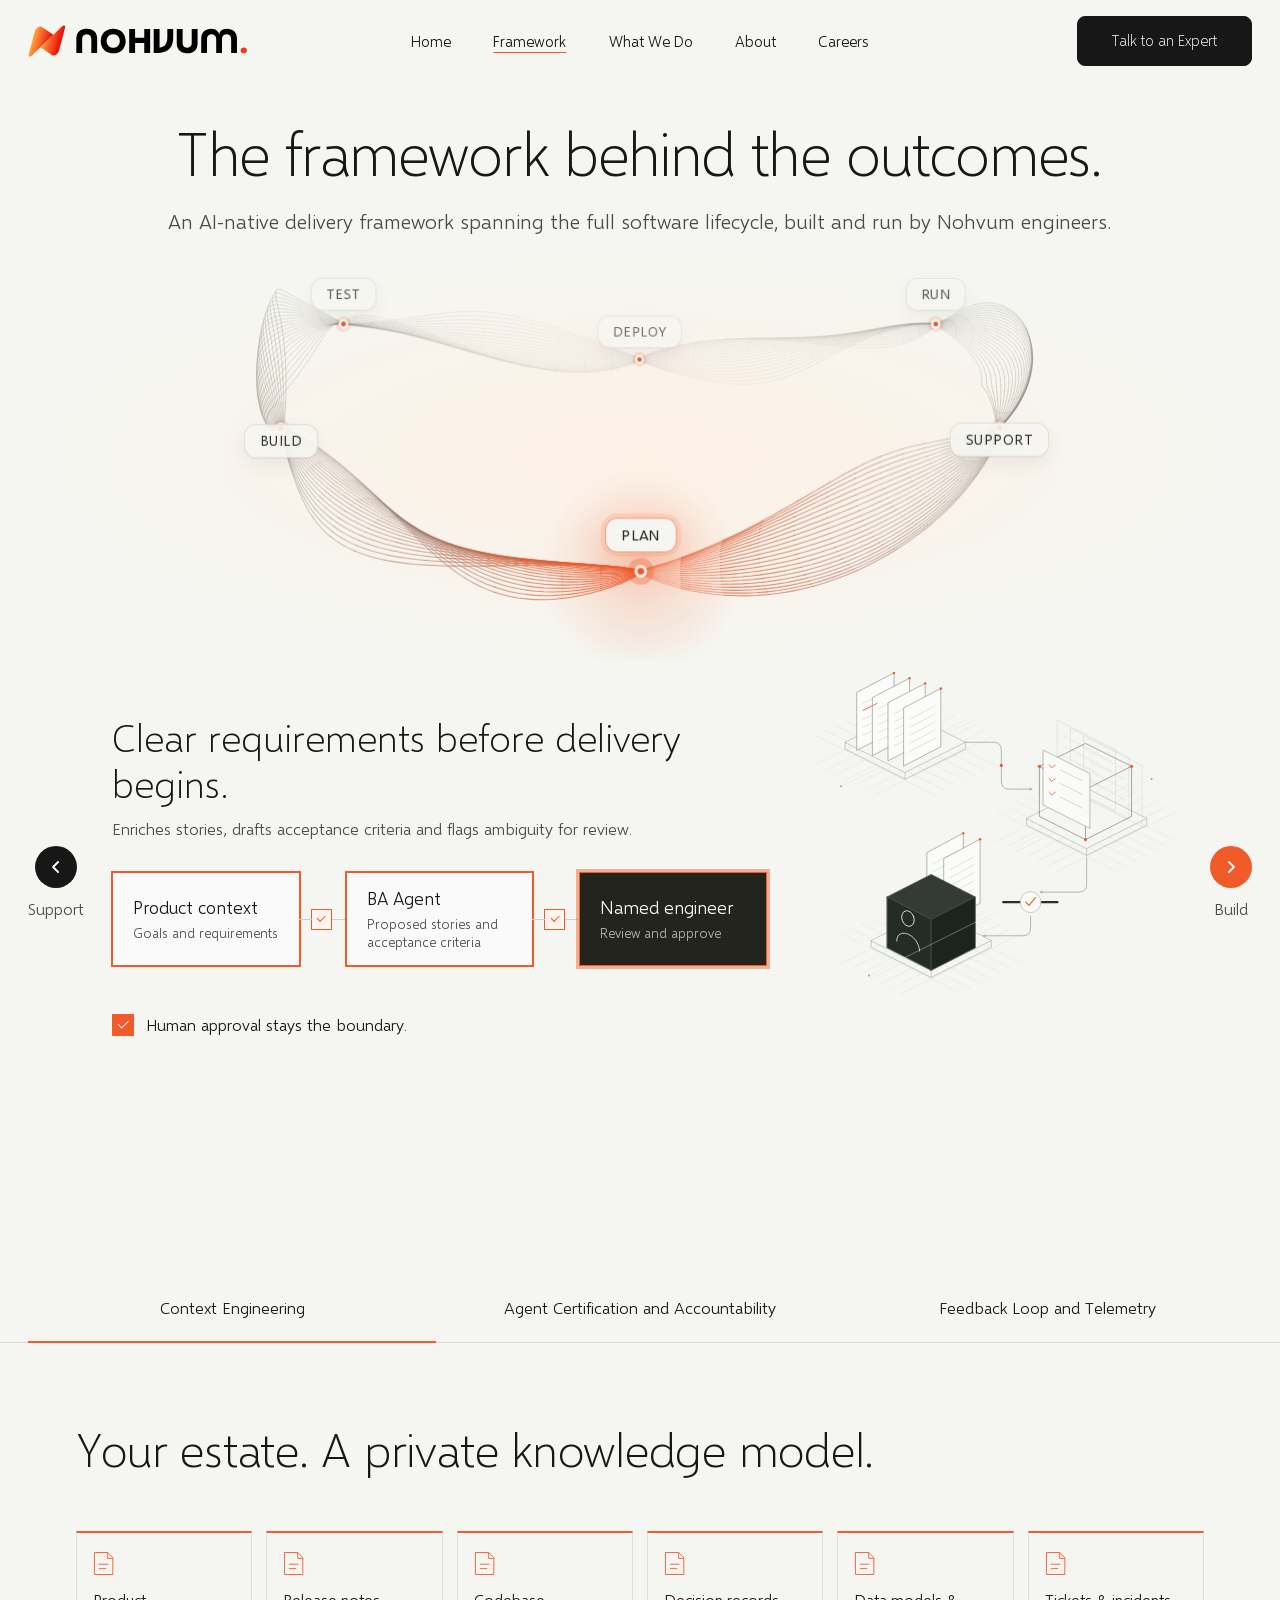
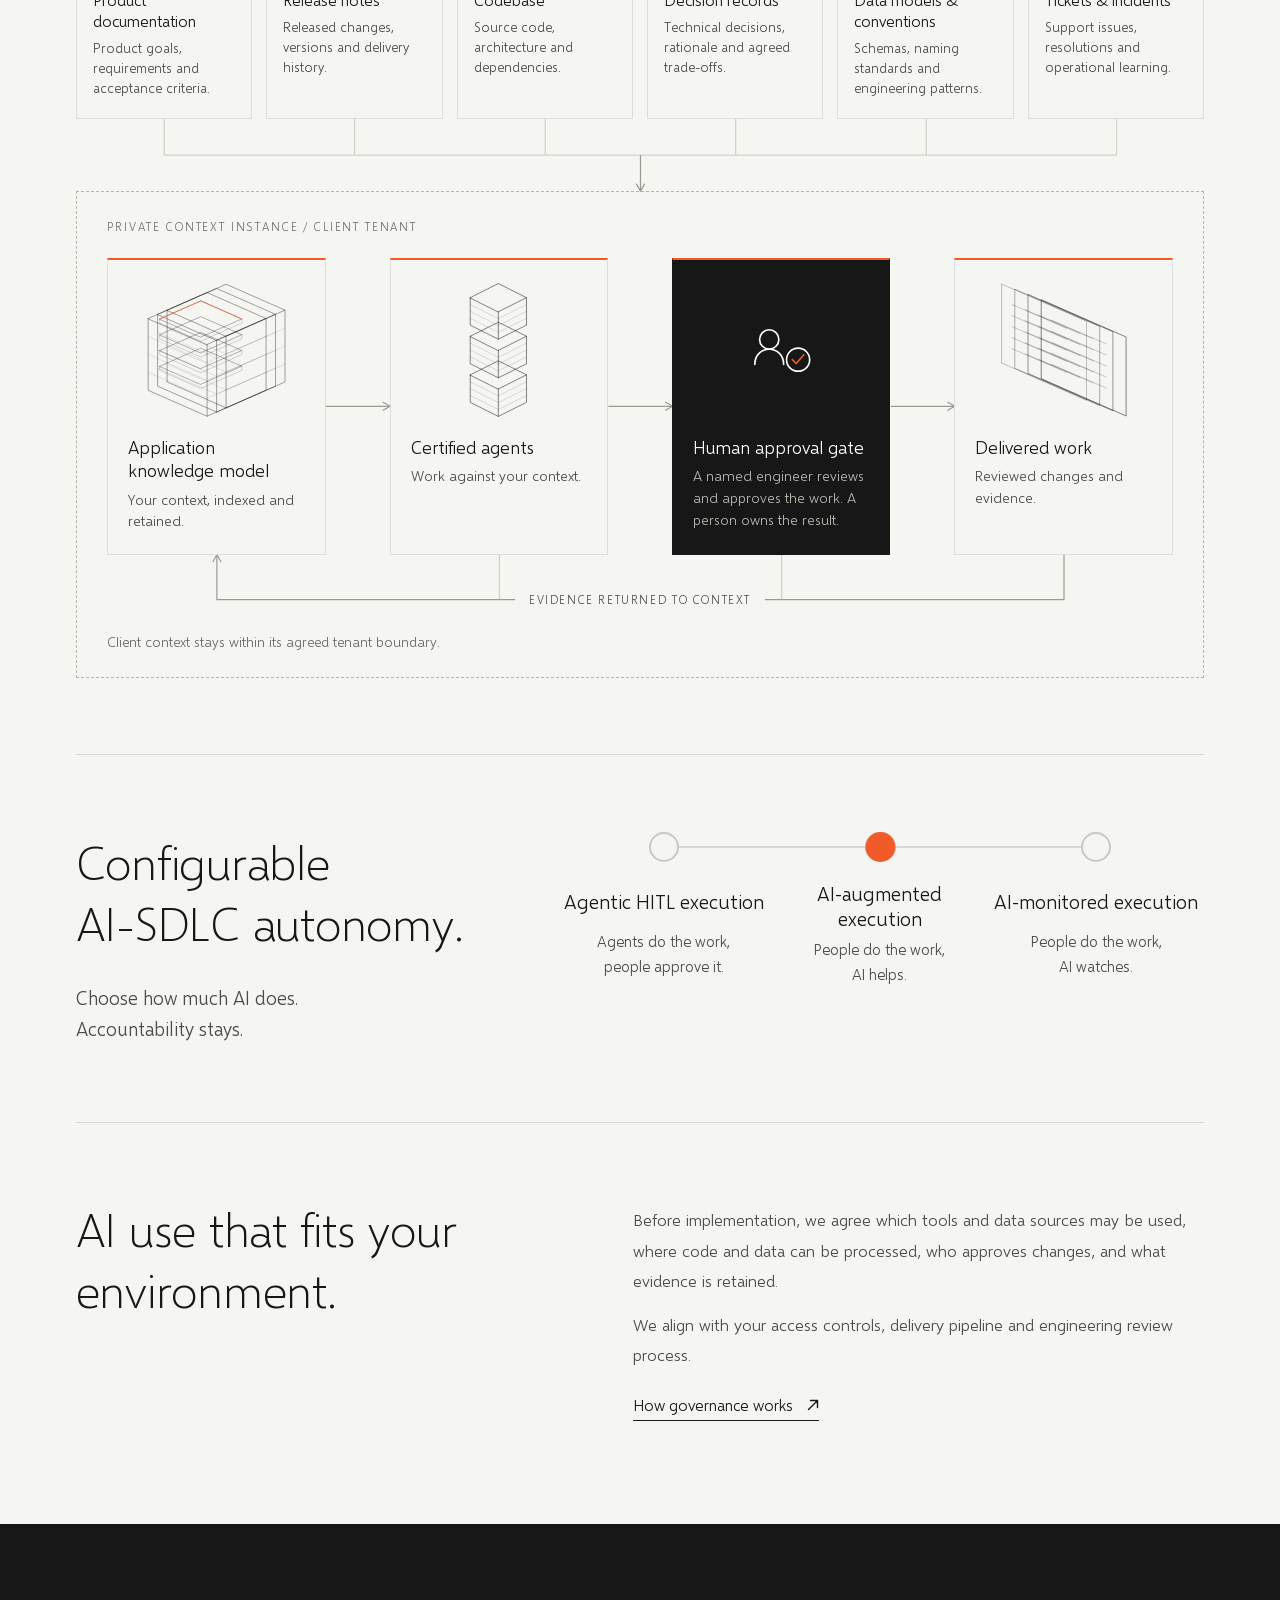
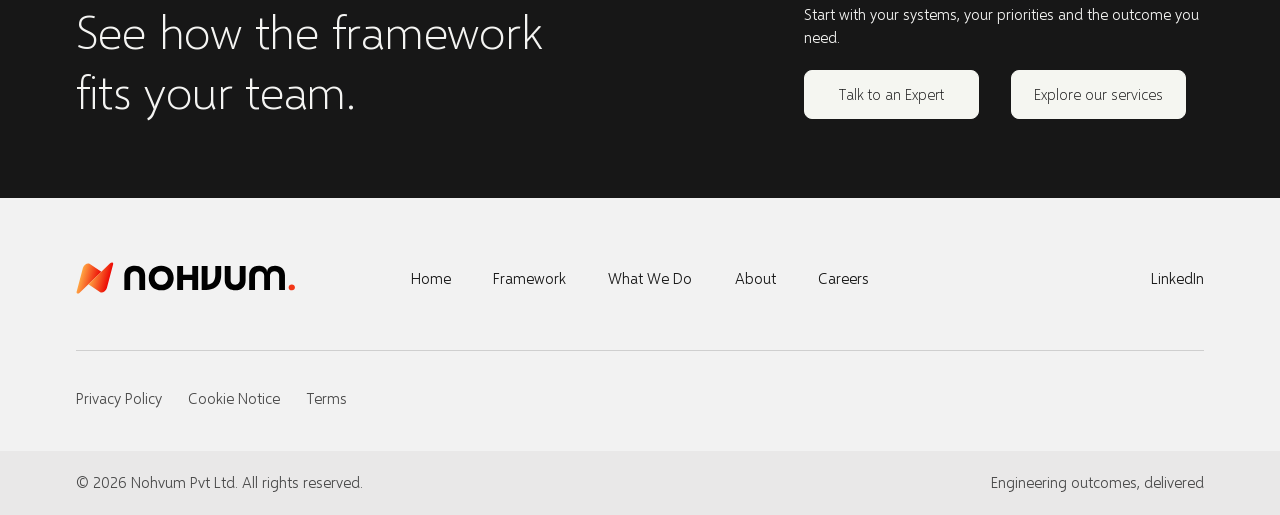
<file: framework.html>
<!doctype html>
<html lang="en" class="js-motion">
<head>
  <meta charset="utf-8">
  <meta name="viewport" content="width=device-width, initial-scale=1">
  <title>Framework | Nohvum</title>
  <meta name="description" content="The Nohvum framework: an AI-native delivery framework spanning the full software lifecycle, built and run by Nohvum engineers, with human approval at every stage.">
  <meta name="theme-color" content="#f5f6f1">
  <link rel="canonical" href="https://www.nohvum.com/framework">
  <meta property="og:type" content="website">
  <meta property="og:site_name" content="Nohvum">
  <meta property="og:title" content="Framework | Nohvum">
  <meta property="og:description" content="An AI-native delivery framework spanning the full software lifecycle, built and run by Nohvum engineers.">
  <meta property="og:url" content="https://www.nohvum.com/framework">
  <meta property="og:image" content="https://www.nohvum.com/assets/og-image.png">
  <meta name="twitter:card" content="summary_large_image">
  <link rel="icon" type="image/png" sizes="32x32" href="assets/favicon-32.png">
  <link rel="icon" type="image/png" sizes="64x64" href="assets/favicon-64.png">
  <link rel="apple-touch-icon" sizes="180x180" href="assets/favicon-180.png">
  <link rel="preload" href="assets/fonts/selawik-light.woff2" as="font" type="font/woff2" crossorigin>
  <link rel="preload" href="assets/fonts/selawik-semilight.woff2" as="font" type="font/woff2" crossorigin>
  <script>if (matchMedia("(prefers-reduced-motion: reduce)").matches) document.documentElement.classList.remove("js-motion");</script>
  <link rel="stylesheet" href="assets/css/site.css">
  <link rel="stylesheet" href="assets/css/ring.css">
  <link rel="stylesheet" href="assets/css/framework.css">
  <script defer src="assets/js/motion.min.js"></script>
  <script defer src="assets/js/site.js"></script>
  <script defer src="assets/js/ring.js"></script>
  <script defer src="assets/js/flow-diagrams.js"></script>
  <script defer src="assets/js/framework.js"></script>
</head>
<body>
<a class="skip-link" href="#main">Skip to content</a>

<header class="site-header">
  <div class="container site-header__inner">
    <a class="site-header__logo" href="./" aria-label="Nohvum home"><img src="assets/img/nohvum-lockup-horizontal.svg" alt="Nohvum" width="220" height="32"></a>
    <button class="nav-toggle" type="button" aria-expanded="false" aria-controls="site-nav"><span>Menu</span><span class="nav-toggle__bars" aria-hidden="true"></span></button>
    <nav class="site-nav" id="site-nav" aria-label="Main">
      <ul class="site-nav__list">
        <li><a href="./">Home</a></li>
        <li><a href="framework" aria-current="page">Framework</a></li>
        <li><a href="what-we-do">What We Do</a></li>
        <li><a href="about">About</a></li>
        <li><a href="careers">Careers</a></li>
      </ul>
      <a class="btn" href="talk-to-an-expert">Talk to an Expert</a>
    </nav>
  </div>
</header>

<main id="main">

  <!-- Hero + lifecycle -->
  <section class="fw-hero" aria-labelledby="fw-title">
    <div class="container">
      <h1 class="fw-hero__title" id="fw-title">The framework behind the outcomes.</h1>
      <p class="fw-hero__lead" data-reveal data-reveal-delay="0.1">An AI-native delivery framework spanning the full software lifecycle, built and run by Nohvum engineers.</p>
      <div class="ring" data-ring aria-label="Delivery lifecycle">
        <canvas class="ring__canvas" aria-hidden="true"></canvas>
        <div class="ring__pills" role="tablist" aria-label="Framework stages">
          <div class="ring__anchor" role="presentation"><button class="ring-pill" type="button" role="tab" id="tab-plan" data-stage="plan" aria-selected="true" aria-controls="panel-plan" tabindex="0"><span class="ring-pill__name">Plan</span></button></div>
          <div class="ring__anchor" role="presentation"><button class="ring-pill" type="button" role="tab" id="tab-build" data-stage="build" aria-selected="false" aria-controls="panel-build" tabindex="-1"><span class="ring-pill__name">Build</span></button></div>
          <div class="ring__anchor" role="presentation"><button class="ring-pill" type="button" role="tab" id="tab-test" data-stage="test" aria-selected="false" aria-controls="panel-test" tabindex="-1"><span class="ring-pill__name">Test</span></button></div>
          <div class="ring__anchor" role="presentation"><button class="ring-pill" type="button" role="tab" id="tab-deploy" data-stage="deploy" aria-selected="false" aria-controls="panel-deploy" tabindex="-1"><span class="ring-pill__name">Deploy</span></button></div>
          <div class="ring__anchor" role="presentation"><button class="ring-pill" type="button" role="tab" id="tab-run" data-stage="run" aria-selected="false" aria-controls="panel-run" tabindex="-1"><span class="ring-pill__name">Run</span></button></div>
          <div class="ring__anchor" role="presentation"><button class="ring-pill" type="button" role="tab" id="tab-support" data-stage="support" aria-selected="false" aria-controls="panel-support" tabindex="-1"><span class="ring-pill__name">Support</span></button></div>
        </div>
        <p class="visually-hidden ring__live" aria-live="polite"></p>
      </div>
    </div>
  </section>

  <!-- Stage detail -->
  <section class="stage section" id="stages" aria-label="Stage detail">
    <div class="container stage__inner">
      <button class="stage-nav stage-nav--prev" type="button" data-stage-prev aria-label="Previous stage: Support"><span class="stage-nav__btn" aria-hidden="true"><svg viewBox="0 0 24 24"><path d="M14.5 6 8.5 12l6 6"/></svg></span><span class="stage-nav__label" data-stage-prev-label>Support</span></button>
      <div class="stage__panels" aria-live="polite">
        <div class="stage-panel" id="panel-plan" role="tabpanel" aria-labelledby="tab-plan" data-stage="plan" tabindex="0">
          <div class="stage-panel__copy">
            <h2 class="stage-panel__title">Clear requirements before delivery begins.</h2>
            <p class="stage-panel__sub">Enriches stories, drafts acceptance criteria and flags ambiguity for review.</p>
            <ol class="flow" role="list">
              <li class="flow__step" data-flow-step><span class="flow__title">Product context</span><span class="flow__text">Goals and requirements</span><span class="flow__gate" data-flow-gate aria-hidden="true"></span></li>
              <li class="flow__step" data-flow-step><span class="flow__title">BA Agent</span><span class="flow__text">Proposed stories and acceptance criteria</span><span class="flow__gate" data-flow-gate aria-hidden="true"></span></li>
              <li class="flow__step flow__step--human" data-flow-step><span class="flow__title">Named engineer</span><span class="flow__text">Review and approve</span></li>
            </ol>
            <p class="boundary"><span class="boundary__box" aria-hidden="true"></span>Human approval stays the boundary.</p>
          </div>
          <div class="stage-panel__art"><img class="stage-panel__img" data-inline-svg data-src="assets/svg/framework/Nohvum-plan-tab-line-art.svg" src="assets/svg/framework/Nohvum-plan-tab-line-art.svg" alt="" width="1000" height="1000"></div>
        </div>
        <div class="stage-panel" id="panel-build" role="tabpanel" aria-labelledby="tab-build" data-stage="build" tabindex="0" hidden>
          <div class="stage-panel__copy">
            <h2 class="stage-panel__title">Changes with a clear path to review.</h2>
            <p class="stage-panel__sub">Implements agreed changes and prepares work for review.</p>
            <ol class="flow" role="list">
              <li class="flow__step" data-flow-step><span class="flow__title">Story context</span><span class="flow__text">Agreed requirements</span><span class="flow__gate" data-flow-gate aria-hidden="true"></span></li>
              <li class="flow__step" data-flow-step><span class="flow__title">Dev agent</span><span class="flow__text">Proposed change</span><span class="flow__gate" data-flow-gate aria-hidden="true"></span></li>
              <li class="flow__step flow__step--human" data-flow-step><span class="flow__title">Named engineer</span><span class="flow__text">Review and approve</span></li>
            </ol>
            <p class="boundary"><span class="boundary__box" aria-hidden="true"></span>Human approval stays the boundary.</p>
          </div>
          <div class="stage-panel__art"><img class="stage-panel__img" data-inline-svg data-src="assets/svg/framework/Nohvum-build-review-square.svg" src="[data-uri]" alt="" width="1000" height="1000"></div>
        </div>
        <div class="stage-panel" id="panel-test" role="tabpanel" aria-labelledby="tab-test" data-stage="test" tabindex="0" hidden>
          <div class="stage-panel__copy">
            <h2 class="stage-panel__title">Test every change against agreed criteria.</h2>
            <p class="stage-panel__sub">Generates tests from acceptance criteria, identifies coverage gaps and prepares test evidence.</p>
            <ol class="flow" role="list">
              <li class="flow__step" data-flow-step><span class="flow__title">Acceptance criteria</span><span class="flow__text">Expected behavior</span><span class="flow__gate" data-flow-gate aria-hidden="true"></span></li>
              <li class="flow__step" data-flow-step><span class="flow__title">QA Agent</span><span class="flow__text">Test results and coverage</span><span class="flow__gate" data-flow-gate aria-hidden="true"></span></li>
              <li class="flow__step flow__step--human" data-flow-step><span class="flow__title">Named engineer</span><span class="flow__text">Review and approve</span></li>
            </ol>
            <p class="boundary"><span class="boundary__box" aria-hidden="true"></span>Human approval stays the boundary.</p>
          </div>
          <div class="stage-panel__art"><img class="stage-panel__img" data-inline-svg data-src="assets/svg/framework/Nohvum-test-tab-line-art.svg" src="[data-uri]" alt="" width="1000" height="1000"></div>
        </div>
        <div class="stage-panel" id="panel-deploy" role="tabpanel" aria-labelledby="tab-deploy" data-stage="deploy" tabindex="0" hidden>
          <div class="stage-panel__copy">
            <h2 class="stage-panel__title">Release changes through a controlled pipeline.</h2>
            <p class="stage-panel__sub">Prepares delivery pipelines, assesses release risk and routes changes through approval gates.</p>
            <ol class="flow" role="list">
              <li class="flow__step" data-flow-step><span class="flow__title">Release context</span><span class="flow__text">Reviewed changes and deployment requirements</span><span class="flow__gate" data-flow-gate aria-hidden="true"></span></li>
              <li class="flow__step" data-flow-step><span class="flow__title">DevOps Agent</span><span class="flow__text">Pipeline checks and release preparation</span><span class="flow__gate" data-flow-gate aria-hidden="true"></span></li>
              <li class="flow__step flow__step--human" data-flow-step><span class="flow__title">Named engineer</span><span class="flow__text">Review and approve</span></li>
            </ol>
            <p class="boundary"><span class="boundary__box" aria-hidden="true"></span>Human approval stays the boundary.</p>
          </div>
          <div class="stage-panel__art"><img class="stage-panel__img" data-inline-svg data-src="assets/svg/framework/Nohvum-deploy-tab-line-art.svg" src="[data-uri]" alt="" width="1000" height="1000"></div>
        </div>
        <div class="stage-panel" id="panel-run" role="tabpanel" aria-labelledby="tab-run" data-stage="run" tabindex="0" hidden>
          <div class="stage-panel__copy">
            <h2 class="stage-panel__title">Keep reliability connected to human oversight.</h2>
            <p class="stage-panel__sub">Triages incidents, supports root-cause analysis and prepares postmortems with supporting evidence.</p>
            <ol class="flow" role="list">
              <li class="flow__step" data-flow-step><span class="flow__title">Operational context</span><span class="flow__text">Telemetry, alerts and incidents</span><span class="flow__gate" data-flow-gate aria-hidden="true"></span></li>
              <li class="flow__step" data-flow-step><span class="flow__title">SRE Agent</span><span class="flow__text">Incident analysis and proposed response</span><span class="flow__gate" data-flow-gate aria-hidden="true"></span></li>
              <li class="flow__step flow__step--human" data-flow-step><span class="flow__title">Named engineer</span><span class="flow__text">Review and approve</span></li>
            </ol>
            <p class="boundary"><span class="boundary__box" aria-hidden="true"></span>Human approval stays the boundary.</p>
          </div>
          <div class="stage-panel__art"><img class="stage-panel__img" data-inline-svg data-src="assets/svg/framework/Nohvum-run-tab-line-art.svg" src="[data-uri]" alt="" width="1000" height="1000"></div>
        </div>
        <div class="stage-panel" id="panel-support" role="tabpanel" aria-labelledby="tab-support" data-stage="support" tabindex="0" hidden>
          <div class="stage-panel__copy">
            <h2 class="stage-panel__title">Resolve issues. Retain what you learn.</h2>
            <p class="stage-panel__sub">Classifies tickets, drafts resolutions and prepares knowledge updates for review.</p>
            <ol class="flow" role="list">
              <li class="flow__step" data-flow-step><span class="flow__title">Support context</span><span class="flow__text">Tickets and previous resolutions</span><span class="flow__gate" data-flow-gate aria-hidden="true"></span></li>
              <li class="flow__step" data-flow-step><span class="flow__title">Support Agent</span><span class="flow__text">Ticket classification and draft resolution</span><span class="flow__gate" data-flow-gate aria-hidden="true"></span></li>
              <li class="flow__step flow__step--human" data-flow-step><span class="flow__title">Named engineer</span><span class="flow__text">Review and approve</span></li>
            </ol>
            <p class="boundary"><span class="boundary__box" aria-hidden="true"></span>Human approval stays the boundary.</p>
          </div>
          <div class="stage-panel__art"><img class="stage-panel__img" data-inline-svg data-src="assets/svg/framework/Nohvum-support-tab-line-art.svg" src="[data-uri]" alt="" width="1000" height="1000"></div>
        </div>
      </div>
      <button class="stage-nav stage-nav--next" type="button" data-stage-next aria-label="Next stage: Build"><span class="stage-nav__btn" aria-hidden="true"><svg viewBox="0 0 24 24"><path d="M9.5 6l6 6-6 6"/></svg></span><span class="stage-nav__label" data-stage-next-label>Build</span></button>
    </div>
  </section>

  <!-- Context engineering, certification and the feedback loop: one section, three tabs -->
  <section class="section pillars" aria-label="How the framework works">
    <div class="pillars__bar">
      <div class="pillars__tabs" role="tablist" aria-label="How the framework works" data-pillar-tablist>
        <button class="pillars__tab" type="button" role="tab" id="tab-context" aria-controls="pillar-context" aria-selected="true">Context Engineering</button>
        <button class="pillars__tab" type="button" role="tab" id="tab-cert" aria-controls="pillar-cert" aria-selected="false" tabindex="-1">Agent Certification and Accountability</button>
        <button class="pillars__tab" type="button" role="tab" id="tab-loop" aria-controls="pillar-loop" aria-selected="false" tabindex="-1">Feedback Loop and Telemetry</button>
      </div>
    </div>
    <div class="container pillars__panels">
      <div class="pillar km" role="tabpanel" id="pillar-context" aria-labelledby="tab-context" tabindex="0">
        <h2 class="h2 km__title" id="km-title" data-reveal>Your estate. A private knowledge model.</h2>
        <div class="flowd kmd" data-flowd="km" data-reveal>
          <ul class="kmd__sources" role="list" aria-label="Your sources">
            <li class="dg-card kmd__source" data-node="src"><svg class="kmd__doc" viewBox="56 56 30 34" fill="none" aria-hidden="true" focusable="false"><path d="M58 58h18l7 7v23h-25Z M76 58v8h7 M64 74h13 M64 80h10"/></svg><h3 class="dg-card__title">Product documentation</h3><p class="dg-card__text">Product goals, requirements and acceptance criteria.</p></li>
            <li class="dg-card kmd__source" data-node="src"><svg class="kmd__doc" viewBox="56 56 30 34" fill="none" aria-hidden="true" focusable="false"><path d="M58 58h18l7 7v23h-25Z M76 58v8h7 M64 74h13 M64 80h10"/></svg><h3 class="dg-card__title">Release notes</h3><p class="dg-card__text">Released changes, versions and delivery history.</p></li>
            <li class="dg-card kmd__source" data-node="src"><svg class="kmd__doc" viewBox="56 56 30 34" fill="none" aria-hidden="true" focusable="false"><path d="M58 58h18l7 7v23h-25Z M76 58v8h7 M64 74h13 M64 80h10"/></svg><h3 class="dg-card__title">Codebase</h3><p class="dg-card__text">Source code, architecture and dependencies.</p></li>
            <li class="dg-card kmd__source" data-node="src"><svg class="kmd__doc" viewBox="56 56 30 34" fill="none" aria-hidden="true" focusable="false"><path d="M58 58h18l7 7v23h-25Z M76 58v8h7 M64 74h13 M64 80h10"/></svg><h3 class="dg-card__title">Decision records</h3><p class="dg-card__text">Technical decisions, rationale and agreed trade-offs.</p></li>
            <li class="dg-card kmd__source" data-node="src"><svg class="kmd__doc" viewBox="56 56 30 34" fill="none" aria-hidden="true" focusable="false"><path d="M58 58h18l7 7v23h-25Z M76 58v8h7 M64 74h13 M64 80h10"/></svg><h3 class="dg-card__title">Data models &amp; conventions</h3><p class="dg-card__text">Schemas, naming standards and engineering patterns.</p></li>
            <li class="dg-card kmd__source" data-node="src"><svg class="kmd__doc" viewBox="56 56 30 34" fill="none" aria-hidden="true" focusable="false"><path d="M58 58h18l7 7v23h-25Z M76 58v8h7 M64 74h13 M64 80h10"/></svg><h3 class="dg-card__title">Tickets &amp; incidents</h3><p class="dg-card__text">Support issues, resolutions and operational learning.</p></li>
          </ul>
          <div class="kmd__tenant" data-node="tenant">
            <p class="kmd__tenant-label">Private context instance / client tenant</p>
            <ol class="kmd__stages" role="list">
              <li class="dg-card kmd__stage" data-node="knowledge"><div class="dg-card__art"><svg class="dg-art" viewBox="90 320 272 266" fill="none" aria-hidden="true" focusable="false"><g transform="translate(0 35) scale(1 .88)"><path d="M96 407.0l112 -56.0 112 56.0 -112 56.0Z M96 407.0v155l112 56.0 112 -56.0V407.0 M208 463.0v155" stroke="currentColor" opacity="0.8" /><path d="M96 445.75l112 56.0 112 -56.0" stroke="currentColor" opacity="0.2" /><path d="M96 484.5l112 56.0 112 -56.0" stroke="currentColor" opacity="0.2" /><path d="M96 523.25l112 56.0 112 -56.0" stroke="currentColor" opacity="0.2" /><path d="M114 398.0l112 -56.0 112 56.0 -112 56.0Z M114 398.0v155l112 56.0 112 -56.0V398.0 M226 454.0v155" stroke="currentColor" opacity="0.8" /><path d="M114 436.75l112 56.0 112 -56.0" stroke="currentColor" opacity="0.2" /><path d="M114 475.5l112 56.0 112 -56.0" stroke="currentColor" opacity="0.2" /><path d="M114 514.25l112 56.0 112 -56.0" stroke="currentColor" opacity="0.2" /><path d="M132 389.0l112 -56.0 112 56.0 -112 56.0Z M132 389.0v155l112 56.0 112 -56.0V389.0 M244 445.0v155" stroke="currentColor" opacity="0.8" /><path d="M132 427.75l112 56.0 112 -56.0" stroke="currentColor" opacity="0.2" /><path d="M132 466.5l112 56.0 112 -56.0" stroke="currentColor" opacity="0.2" /><path d="M132 505.25l112 56.0 112 -56.0" stroke="currentColor" opacity="0.2" /><path d="M118 408l78 -39 78 39 -78 39Z" stroke="currentColor" opacity="0.65" /><path d="M118 408v9l78 39 78 -39v-9" stroke="currentColor" opacity="0.35" /><path d="M118 442l78 -39 78 39 -78 39Z" stroke="currentColor" opacity="0.65" /><path d="M118 442v9l78 39 78 -39v-9" stroke="currentColor" opacity="0.35" /><path d="M118 476l78 -39 78 39 -78 39Z" stroke="currentColor" opacity="0.65" /><path d="M118 476v9l78 39 78 -39v-9" stroke="currentColor" opacity="0.35" /><path d="M118 510l78 -39 78 39 -78 39Z" stroke="currentColor" opacity="0.65" /><path d="M118 510v9l78 39 78 -39v-9" stroke="currentColor" opacity="0.35" /><path class="dg-accent" d="M118 408l78 -39 78 39" stroke-width="1.3"/></g></svg></div><h3 class="dg-card__title">Application knowledge model</h3><p class="dg-card__text">Your context, indexed and retained.</p></li>
              <li class="dg-card kmd__stage" data-node="agents"><div class="dg-card__art"><svg class="dg-art" viewBox="562 370 102 214" fill="none" aria-hidden="true" focusable="false"><path d="M570 397l43 -21.5 43 21.5 -43 21.5Z M570 397v42l43 21.5 43 -21.5V397 M613 418.5v42" stroke="currentColor" opacity="0.8" /><path d="M570 407.5l43 21.5 43 -21.5" stroke="currentColor" opacity="0.2" /><path d="M570 418.0l43 21.5 43 -21.5" stroke="currentColor" opacity="0.2" /><path d="M570 428.5l43 21.5 43 -21.5" stroke="currentColor" opacity="0.2" /><path d="M570 456l43 -21.5 43 21.5 -43 21.5Z M570 456v42l43 21.5 43 -21.5V456 M613 477.5v42" stroke="currentColor" opacity="0.8" /><path d="M570 466.5l43 21.5 43 -21.5" stroke="currentColor" opacity="0.2" /><path d="M570 477.0l43 21.5 43 -21.5" stroke="currentColor" opacity="0.2" /><path d="M570 487.5l43 21.5 43 -21.5" stroke="currentColor" opacity="0.2" /><path d="M570 515l43 -21.5 43 21.5 -43 21.5Z M570 515v42l43 21.5 43 -21.5V515 M613 536.5v42" stroke="currentColor" opacity="0.8" /><path d="M570 525.5l43 21.5 43 -21.5" stroke="currentColor" opacity="0.2" /><path d="M570 536.0l43 21.5 43 -21.5" stroke="currentColor" opacity="0.2" /><path d="M570 546.5l43 21.5 43 -21.5" stroke="currentColor" opacity="0.2" /></svg></div><h3 class="dg-card__title">Certified agents</h3><p class="dg-card__text">Work against your context.</p></li>
              <li class="dg-card dg-card--human kmd__stage" data-node="gate"><div class="dg-card__art"><svg class="dg-art dg-art--icon" viewBox="884 410 66 54" fill="none" aria-hidden="true" focusable="false"><g stroke="currentColor" fill="none" stroke-width="1.7"><circle cx="905" cy="426" r="10" /><path d="M890 452c0-21 30-21 30 0" /><circle cx="935" cy="447" r="12" /><path d="m929 447 4 4 8-9" class="dg-accent-stroke" /></g></svg></div><h3 class="dg-card__title">Human approval gate</h3><p class="dg-card__text">A named engineer reviews and approves the work. A person owns the result.</p></li>
              <li class="dg-card kmd__stage" data-node="delivered"><div class="dg-card__art"><svg class="dg-art" viewBox="1276 372 200 212" fill="none" aria-hidden="true" focusable="false"><g transform="translate(0 35) scale(1 .88)"><path d="M1282 390l128 64v136l-128 -64Z" stroke="currentColor" opacity="0.4" /><path d="M1297 425l83 41" stroke="currentColor" opacity="0.35" /><path d="M1297 444l83 41" stroke="currentColor" opacity="0.35" /><path d="M1297 463l83 41" stroke="currentColor" opacity="0.35" /><path d="M1297 482l83 41" stroke="currentColor" opacity="0.35" /><path d="M1297 501l83 41" stroke="currentColor" opacity="0.35" /><path d="M1302 399l128 64v136l-128 -64Z" stroke="currentColor" opacity="0.55" /><path d="M1317 434l83 41" stroke="currentColor" opacity="0.35" /><path d="M1317 453l83 41" stroke="currentColor" opacity="0.35" /><path d="M1317 472l83 41" stroke="currentColor" opacity="0.35" /><path d="M1317 491l83 41" stroke="currentColor" opacity="0.35" /><path d="M1317 510l83 41" stroke="currentColor" opacity="0.35" /><path d="M1322 408l128 64v136l-128 -64Z" stroke="currentColor" opacity="0.7" /><path d="M1337 443l83 41" stroke="currentColor" opacity="0.35" /><path d="M1337 462l83 41" stroke="currentColor" opacity="0.35" /><path d="M1337 481l83 41" stroke="currentColor" opacity="0.35" /><path d="M1337 500l83 41" stroke="currentColor" opacity="0.35" /><path d="M1337 519l83 41" stroke="currentColor" opacity="0.35" /><path d="M1342 417l128 64v136l-128 -64Z" stroke="currentColor" opacity="0.85" /><path d="M1357 452l83 41" stroke="currentColor" opacity="0.35" /><path d="M1357 471l83 41" stroke="currentColor" opacity="0.35" /><path d="M1357 490l83 41" stroke="currentColor" opacity="0.35" /><path d="M1357 509l83 41" stroke="currentColor" opacity="0.35" /><path d="M1357 528l83 41" stroke="currentColor" opacity="0.35" /></g></svg></div><h3 class="dg-card__title">Delivered work</h3><p class="dg-card__text">Reviewed changes and evidence.</p></li>
            </ol>
            <p class="kmd__return" data-node="return"><span>Evidence returned to context</span></p>
            <p class="kmd__note">Client context stays within its agreed tenant boundary.</p>
          </div>
        </div>
      </div>
      <div class="pillar cert" role="tabpanel" id="pillar-cert" aria-labelledby="tab-cert" tabindex="0" hidden>
        <h2 class="h2 cert__title" id="cert-title" data-reveal>Nothing goes live unproven.</h2>
        <div class="flowd certd" data-flowd="cert" data-reveal>
          <ol class="certd__row" role="list">
            <li class="dg-card certd__card" data-node="reference"><div class="dg-card__art"><svg class="dg-art" viewBox="62 40 196 210" fill="none" aria-hidden="true" focusable="false"><path d="M70 195l90 -35 90 35 -90 35Z" stroke="currentColor" stroke-opacity="0.13" /><path d="M70 204l90 -35 90 35 -90 35Z" stroke="currentColor" stroke-opacity="0.13" /><path d="M70 213l90 -35 90 35 -90 35Z" stroke="currentColor" stroke-opacity="0.13" /><path d="M70 222l90 -35 90 35 -90 35Z" stroke="currentColor" stroke-opacity="0.13" /><path d="M91 91l87 -40v95l-87 40Z" stroke="currentColor" stroke-opacity="0.45" /><path d="M105 113l59 -29" stroke="currentColor" stroke-opacity="0.24" /><path d="M105 129l59 -29" stroke="currentColor" stroke-opacity="0.24" /><path d="M105 145l59 -29" stroke="currentColor" stroke-opacity="0.24" /><path d="M105 161l59 -29" stroke="currentColor" stroke-opacity="0.24" /><path d="M111 99l87 -40v95l-87 40Z" stroke="currentColor" stroke-opacity="0.45" /><path d="M125 121l59 -29" stroke="currentColor" stroke-opacity="0.24" /><path d="M125 137l59 -29" stroke="currentColor" stroke-opacity="0.24" /><path d="M125 153l59 -29" stroke="currentColor" stroke-opacity="0.24" /><path d="M125 169l59 -29" stroke="currentColor" stroke-opacity="0.24" /><path d="M131 107l87 -40v95l-87 40Z" stroke="currentColor" stroke-opacity="0.45" /><path d="M145 129l59 -29" stroke="currentColor" stroke-opacity="0.24" /><path d="M145 145l59 -29" stroke="currentColor" stroke-opacity="0.24" /><path d="M145 161l59 -29" stroke="currentColor" stroke-opacity="0.24" /><path d="M145 177l59 -29" stroke="currentColor" stroke-opacity="0.24" /><path d="M151 115l87 -40v95l-87 40Z" stroke="currentColor" stroke-opacity="0.45" /><path d="M165 137l59 -29" stroke="currentColor" stroke-opacity="0.24" /><path d="M165 153l59 -29" stroke="currentColor" stroke-opacity="0.24" /><path d="M165 169l59 -29" stroke="currentColor" stroke-opacity="0.24" /><path d="M165 185l59 -29" stroke="currentColor" stroke-opacity="0.24" /></svg></div><h3 class="dg-card__title">Reference set</h3><p class="dg-card__text">Experts curate input-output pairs.</p></li>
            <li class="dg-card certd__card" data-node="blind"><div class="dg-card__art"><svg class="dg-art" viewBox="367 40 196 210" fill="none" aria-hidden="true" focusable="false"><path d="M375 195l90 -35 90 35 -90 35Z" stroke="currentColor" stroke-opacity="0.13" /><path d="M375 204l90 -35 90 35 -90 35Z" stroke="currentColor" stroke-opacity="0.13" /><path d="M375 213l90 -35 90 35 -90 35Z" stroke="currentColor" stroke-opacity="0.13" /><path d="M375 222l90 -35 90 35 -90 35Z" stroke="currentColor" stroke-opacity="0.13" /><path d="M395 88l98 -40v100l-98 40Z" stroke="currentColor" stroke-opacity="0.45" /><path d="M409 110l70 -29" stroke="currentColor" stroke-opacity="0.24" /><path d="M409 126l70 -29" stroke="currentColor" stroke-opacity="0.24" /><path d="M409 142l70 -29" stroke="currentColor" stroke-opacity="0.24" /><path d="M409 158l70 -29" stroke="currentColor" stroke-opacity="0.24" /><path d="M422 99l98 -40v100l-98 40Z" stroke="currentColor" stroke-opacity="0.45" /><path d="M436 121l70 -29" stroke="currentColor" stroke-opacity="0.24" /><path d="M436 137l70 -29" stroke="currentColor" stroke-opacity="0.24" /><path d="M436 153l70 -29" stroke="currentColor" stroke-opacity="0.24" /><path d="M436 169l70 -29" stroke="currentColor" stroke-opacity="0.24" /><path d="M449 110l98 -40v100l-98 40Z" stroke="currentColor" stroke-opacity="0.45" /><path d="M463 132l70 -29" stroke="currentColor" stroke-opacity="0.24" /><path d="M463 148l70 -29" stroke="currentColor" stroke-opacity="0.24" /><path d="M463 164l70 -29" stroke="currentColor" stroke-opacity="0.24" /><path d="M463 180l70 -29" stroke="currentColor" stroke-opacity="0.24" /><path d="M420 125l35 -14 M450 157l34 -14" stroke="currentColor" stroke-opacity="0.7" stroke-width="1.7" /></svg></div><h3 class="dg-card__title">Blind evaluation</h3><p class="dg-card__text">Agent runs without seeing the answers.</p></li>
            <li class="dg-card certd__card" data-node="scoring"><div class="dg-card__art"><svg class="dg-art" viewBox="672 40 196 210" fill="none" aria-hidden="true" focusable="false"><path d="M680 195l90 -35 90 35 -90 35Z" stroke="currentColor" stroke-opacity="0.13" /><path d="M680 204l90 -35 90 35 -90 35Z" stroke="currentColor" stroke-opacity="0.13" /><path d="M680 213l90 -35 90 35 -90 35Z" stroke="currentColor" stroke-opacity="0.13" /><path d="M680 222l90 -35 90 35 -90 35Z" stroke="currentColor" stroke-opacity="0.13" /><path d="M697 91l94 -40v100l-94 40Z" stroke="currentColor" stroke-opacity="0.45" /><path d="M711 113l66 -29" stroke="currentColor" stroke-opacity="0.24" /><path d="M711 129l66 -29" stroke="currentColor" stroke-opacity="0.24" /><path d="M711 145l66 -29" stroke="currentColor" stroke-opacity="0.24" /><path d="M711 161l66 -29" stroke="currentColor" stroke-opacity="0.24" /><path d="M721 101l94 -40v100l-94 40Z" stroke="currentColor" stroke-opacity="0.45" /><path d="M735 123l66 -29" stroke="currentColor" stroke-opacity="0.24" /><path d="M735 139l66 -29" stroke="currentColor" stroke-opacity="0.24" /><path d="M735 155l66 -29" stroke="currentColor" stroke-opacity="0.24" /><path d="M735 171l66 -29" stroke="currentColor" stroke-opacity="0.24" /><path d="M745 111l94 -40v100l-94 40Z" stroke="currentColor" stroke-opacity="0.45" /><path d="M759 133l66 -29" stroke="currentColor" stroke-opacity="0.24" /><path d="M759 149l66 -29" stroke="currentColor" stroke-opacity="0.24" /><path d="M759 165l66 -29" stroke="currentColor" stroke-opacity="0.24" /><path d="M759 181l66 -29" stroke="currentColor" stroke-opacity="0.24" /><path d="M774 125l7 6 13 -19" stroke="currentColor" stroke-opacity="0.8" stroke-width="1.5" /><path d="M774 154l7 6 13 -19" stroke="currentColor" stroke-opacity="0.8" stroke-width="1.5" /><path d="M774 183l7 6 13 -19" stroke="currentColor" stroke-opacity="0.8" stroke-width="1.5" /></svg></div><h3 class="dg-card__title">Expert scoring</h3><p class="dg-card__text">Quality, fit and compliance.</p></li>
            <li class="dg-gate" data-node="gate"><span class="dg-gate__label">Certification gate</span><span class="dg-gate__bar" data-gate-bar aria-hidden="true"></span><span class="dg-gate__note">Named admin certifies, defers or fails.</span></li>
            <li class="dg-card certd__card" data-node="monitoring"><div class="dg-card__art"><svg class="dg-art" viewBox="1250 40 222 210" fill="none" aria-hidden="true" focusable="false"><path d="M1270 195l90 -35 90 35 -90 35Z" stroke="currentColor" stroke-opacity="0.13" /><path d="M1270 204l90 -35 90 35 -90 35Z" stroke="currentColor" stroke-opacity="0.13" /><path d="M1270 213l90 -35 90 35 -90 35Z" stroke="currentColor" stroke-opacity="0.13" /><path d="M1270 222l90 -35 90 35 -90 35Z" stroke="currentColor" stroke-opacity="0.13" /><path d="M1258 91l140 -40v105l-140 40Z" stroke="currentColor" stroke-opacity="0.45" /><path d="M1272 113l112 -29" stroke="currentColor" stroke-opacity="0.24" /><path d="M1272 129l112 -29" stroke="currentColor" stroke-opacity="0.24" /><path d="M1272 145l112 -29" stroke="currentColor" stroke-opacity="0.24" /><path d="M1272 161l112 -29" stroke="currentColor" stroke-opacity="0.24" /><path d="M1287 102l140 -40v105l-140 40Z" stroke="currentColor" stroke-opacity="0.45" /><path d="M1301 124l112 -29" stroke="currentColor" stroke-opacity="0.24" /><path d="M1301 140l112 -29" stroke="currentColor" stroke-opacity="0.24" /><path d="M1301 156l112 -29" stroke="currentColor" stroke-opacity="0.24" /><path d="M1301 172l112 -29" stroke="currentColor" stroke-opacity="0.24" /><path d="M1316 113l140 -40v105l-140 40Z" stroke="currentColor" stroke-opacity="0.45" /><path d="M1330 135l112 -29" stroke="currentColor" stroke-opacity="0.24" /><path d="M1330 151l112 -29" stroke="currentColor" stroke-opacity="0.24" /><path d="M1330 167l112 -29" stroke="currentColor" stroke-opacity="0.24" /><path d="M1330 183l112 -29" stroke="currentColor" stroke-opacity="0.24" /><path d="M1275 159l18 -8 10 -23 12 17 20 -35 12 19 18 -15 19 3" stroke="currentColor" stroke-opacity="0.9" stroke-width="1.5" /></svg></div><p class="dg-card__eyebrow">In production</p><h3 class="dg-card__title">Live monitoring</h3><p class="dg-card__text">Drift triggers re-evaluation. Renewal depends on evidence.</p></li>
          </ol>
          <ul class="certd__loops" role="list">
            <li class="certd__loop" data-loop="fail">Fails / remediate and re-run</li>
            <li class="certd__loop" data-loop="drift">Drift detected / re-evaluate</li>
          </ul>
        </div>
      </div>
      <div class="pillar learn" role="tabpanel" id="pillar-loop" aria-labelledby="tab-loop" tabindex="0" hidden>
        <h2 class="h2" id="learn-title" data-reveal>Every cycle strengthens the next.</h2>
        <p class="lead learn__lead" data-reveal>Delivery evidence builds retained knowledge. Updated agents pass through the same certification gate before returning to delivery.</p>
        <div class="flowd loopd" data-flowd="loop" data-reveal>
          <ol class="loopd__grid" role="list">
            <li class="dg-card loopd__node loopd__node--top" data-node="telemetry"><div class="dg-card__art"><img class="dg-art" src="assets/svg/framework/Nohvum-learning-01-telemetry.svg" alt="" width="240" height="240"></div><h3 class="dg-card__title">Telemetry</h3><p class="dg-card__text">Stories, PRs, tests, deployments, incidents and tickets feed one outcome store.</p></li>
            <li class="dg-card loopd__node loopd__node--right" data-node="agents"><div class="dg-card__art"><img class="dg-art" src="assets/svg/framework/Nohvum-learning-03-agents-recalibrated.svg" alt="" width="240" height="240"></div><h3 class="dg-card__title">Agents re-calibrated</h3><p class="dg-card__text">Outcome data tunes agents to your stack and conventions, through the same certification gate.</p></li>
            <li class="dg-gate loopd__node--gate" data-node="gate"><span class="dg-gate__label">Certification gate</span><span class="dg-gate__bar" data-gate-bar aria-hidden="true"></span><span class="dg-gate__note">Re-evaluate and certify updated agents before the next delivery cycle.</span></li>
            <li class="dg-card loopd__node loopd__node--left" data-node="knowledge"><div class="dg-card__art"><img class="dg-art" src="assets/svg/framework/Nohvum-learning-02-knowledge-retained.svg" alt="" width="240" height="240"></div><h3 class="dg-card__title">Knowledge retained</h3><p class="dg-card__text">Decisions, fixes and context stay in the framework, preserving knowledge between delivery cycles.</p></li>
          </ol>
        </div>
      </div>
    </div>
  </section>

  <!-- Autonomy -->
  <section class="section autonomy" aria-labelledby="auto-title">
    <div class="container autonomy__grid">
      <div data-reveal>
        <h2 class="h2" id="auto-title">Configurable<br>AI-SDLC autonomy.</h2>
        <p class="lead autonomy__lead">Choose how much AI does.<br>Accountability stays.</p>
      </div>
      <div class="dial" data-reveal data-reveal-delay="0.1">
        <div class="dial__options" role="radiogroup" aria-labelledby="auto-title">
          <span class="dial__track" aria-hidden="true"><span class="dial__marker" data-dial-marker></span></span>
          <button class="dial__opt" type="button" role="radio" aria-checked="false" tabindex="-1" data-dial="0"><span class="dial__dot" aria-hidden="true"></span><span class="dial__name">Agentic HITL execution</span><span class="dial__text">Agents do the work,<br>people approve it.</span></button>
          <button class="dial__opt" type="button" role="radio" aria-checked="true" tabindex="0" data-dial="1"><span class="dial__dot" aria-hidden="true"></span><span class="dial__name">AI-augmented execution</span><span class="dial__text">People do the work,<br>AI helps.</span></button>
          <button class="dial__opt" type="button" role="radio" aria-checked="false" tabindex="-1" data-dial="2"><span class="dial__dot" aria-hidden="true"></span><span class="dial__name">AI-monitored execution</span><span class="dial__text">People do the work,<br>AI watches.</span></button>
        </div>
      </div>
    </div>
  </section>

  <!-- AI use -->
  <section class="section governance" id="governance" aria-labelledby="env-title">
    <div class="container split">
      <h2 class="h2" id="env-title" data-reveal>AI use that fits your environment.</h2>
      <div class="split__body" data-reveal data-reveal-delay="0.1">
        <p class="body">Before implementation, we agree which tools and data sources may be used, where code and data can be processed, who approves changes, and what evidence is retained.</p>
        <p class="body">We align with your access controls, delivery pipeline and engineering review process.</p>
        <p><a class="link-arrow" href="talk-to-an-expert">How governance works <svg class="arw" viewBox="0 0 12 12" aria-hidden="true"><path d="M1.5 10.5 10.5 1.5M3.5 1.5h7v7"/></svg></a></p>
      </div>
    </div>
  </section>

  <!-- CTA -->
  <section class="section--dark cta-band" aria-labelledby="cta-title">
    <div class="container cta-band__grid" data-reveal>
      <h2 class="h2" id="cta-title">See how the framework<br>fits your team.</h2>
      <div class="cta-band__aside">
        <p>Start with your systems, your priorities and the outcome you need.</p>
        <div class="cta-band__actions">
          <a class="btn btn--light" href="talk-to-an-expert">Talk to an Expert</a>
          <a class="btn btn--light" href="what-we-do">Explore our services</a>
        </div>
      </div>
    </div>
  </section>

</main>

<footer class="site-footer">
  <div class="container">
    <div class="site-footer__top">
      <div class="site-footer__brand">
        <a class="site-footer__logo" href="./" aria-label="Nohvum home"><img src="assets/img/nohvum-lockup-horizontal.svg" alt="Nohvum" width="220" height="32"></a>
      </div>
      <nav class="site-footer__explore" aria-label="Explore">
        <ul>
          <li><a href="./">Home</a></li>
          <li><a href="framework">Framework</a></li>
          <li><a href="what-we-do">What We Do</a></li>
          <li><a href="about">About</a></li>
          <li><a href="careers">Careers</a></li>
        </ul>
      </nav>
      <nav class="site-footer__connect" aria-label="Connect">
        <ul>
          <li><a href="https://www.linkedin.com/company/nohvum/home/" target="_blank" rel="noopener">LinkedIn<span class="visually-hidden"> (opens in a new tab)</span></a></li>
        </ul>
      </nav>
    </div>
    <div class="site-footer__legal">
      <ul aria-label="Legal">
        <li><a href="privacy-policy">Privacy Policy</a></li>
        <li><a href="cookie-notice">Cookie Notice</a></li>
        <li><a href="terms">Terms</a></li>
      </ul>
    </div>
  </div>
  <div class="site-footer__bar">
    <div class="container"><p>&copy; 2026 Nohvum Pvt Ltd. All rights reserved.</p><p>Engineering outcomes, delivered</p></div>
  </div>
</footer>
</body>
</html>
</file>
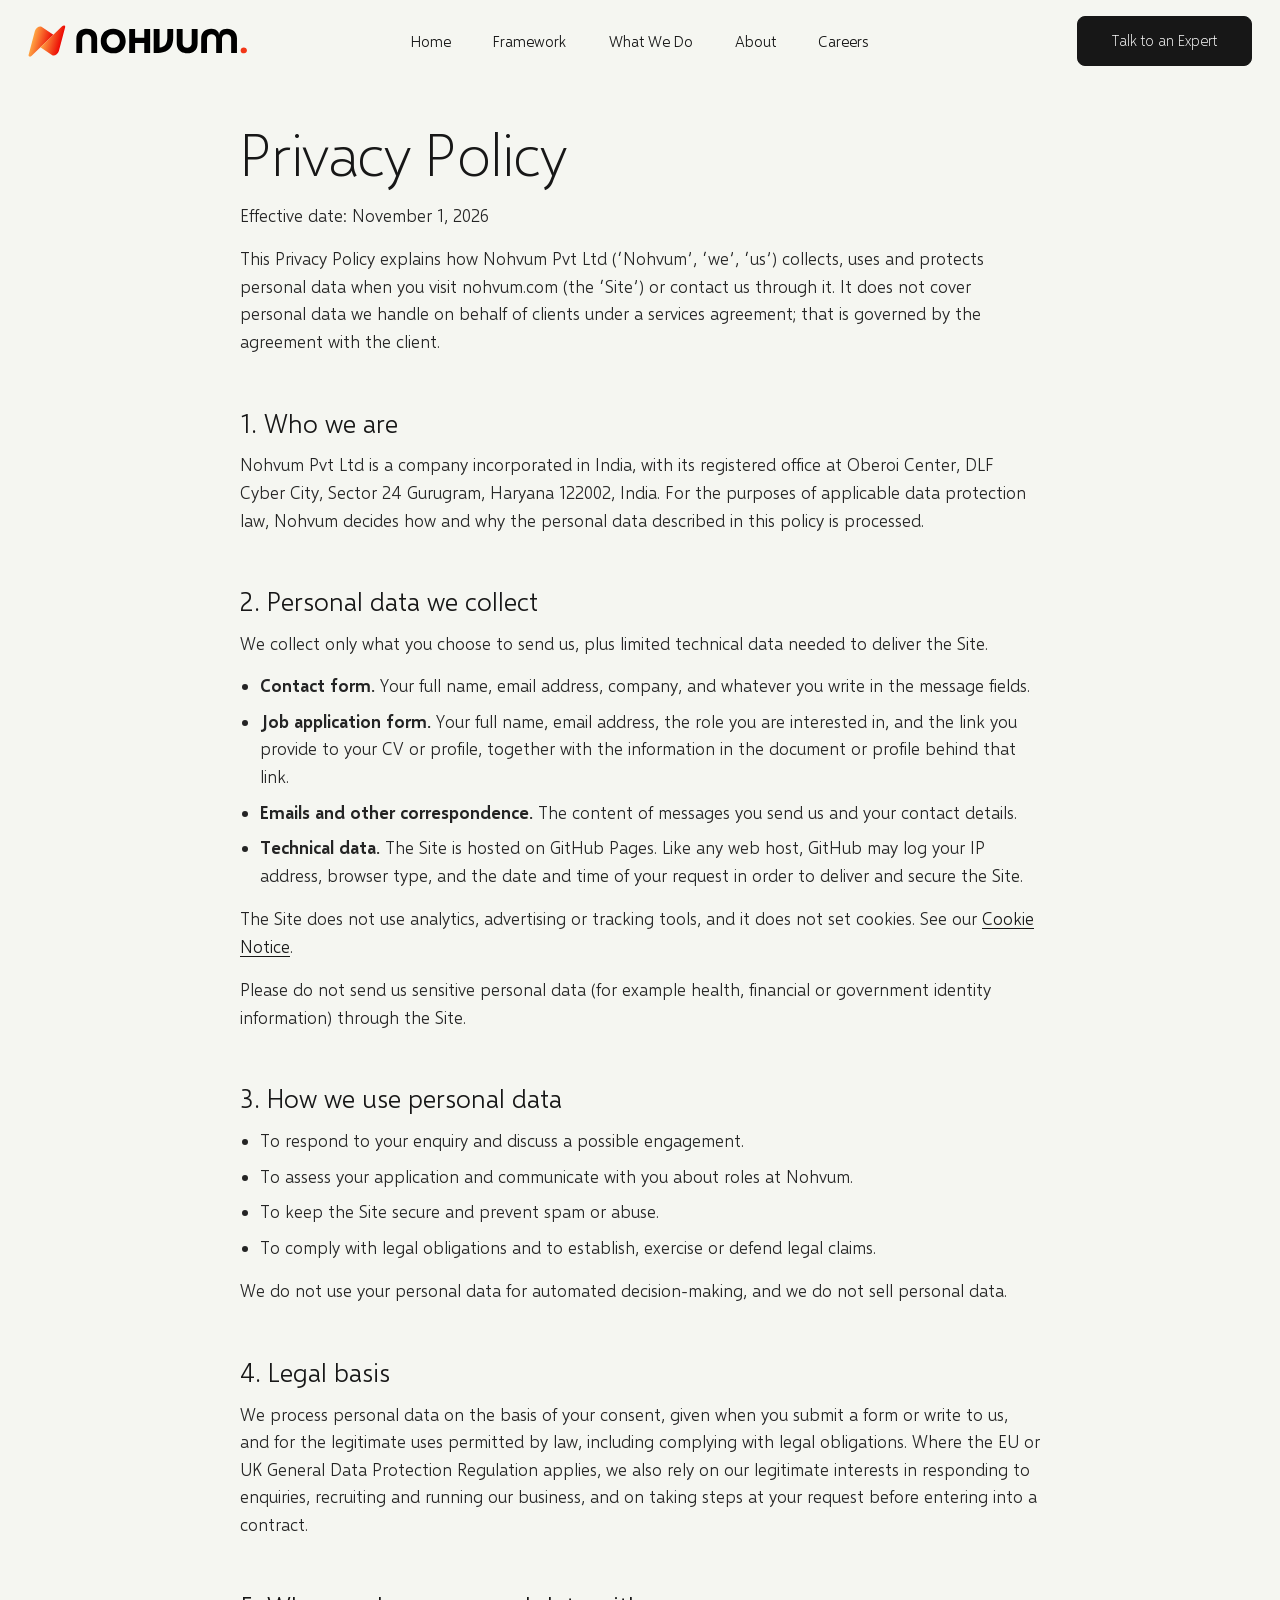
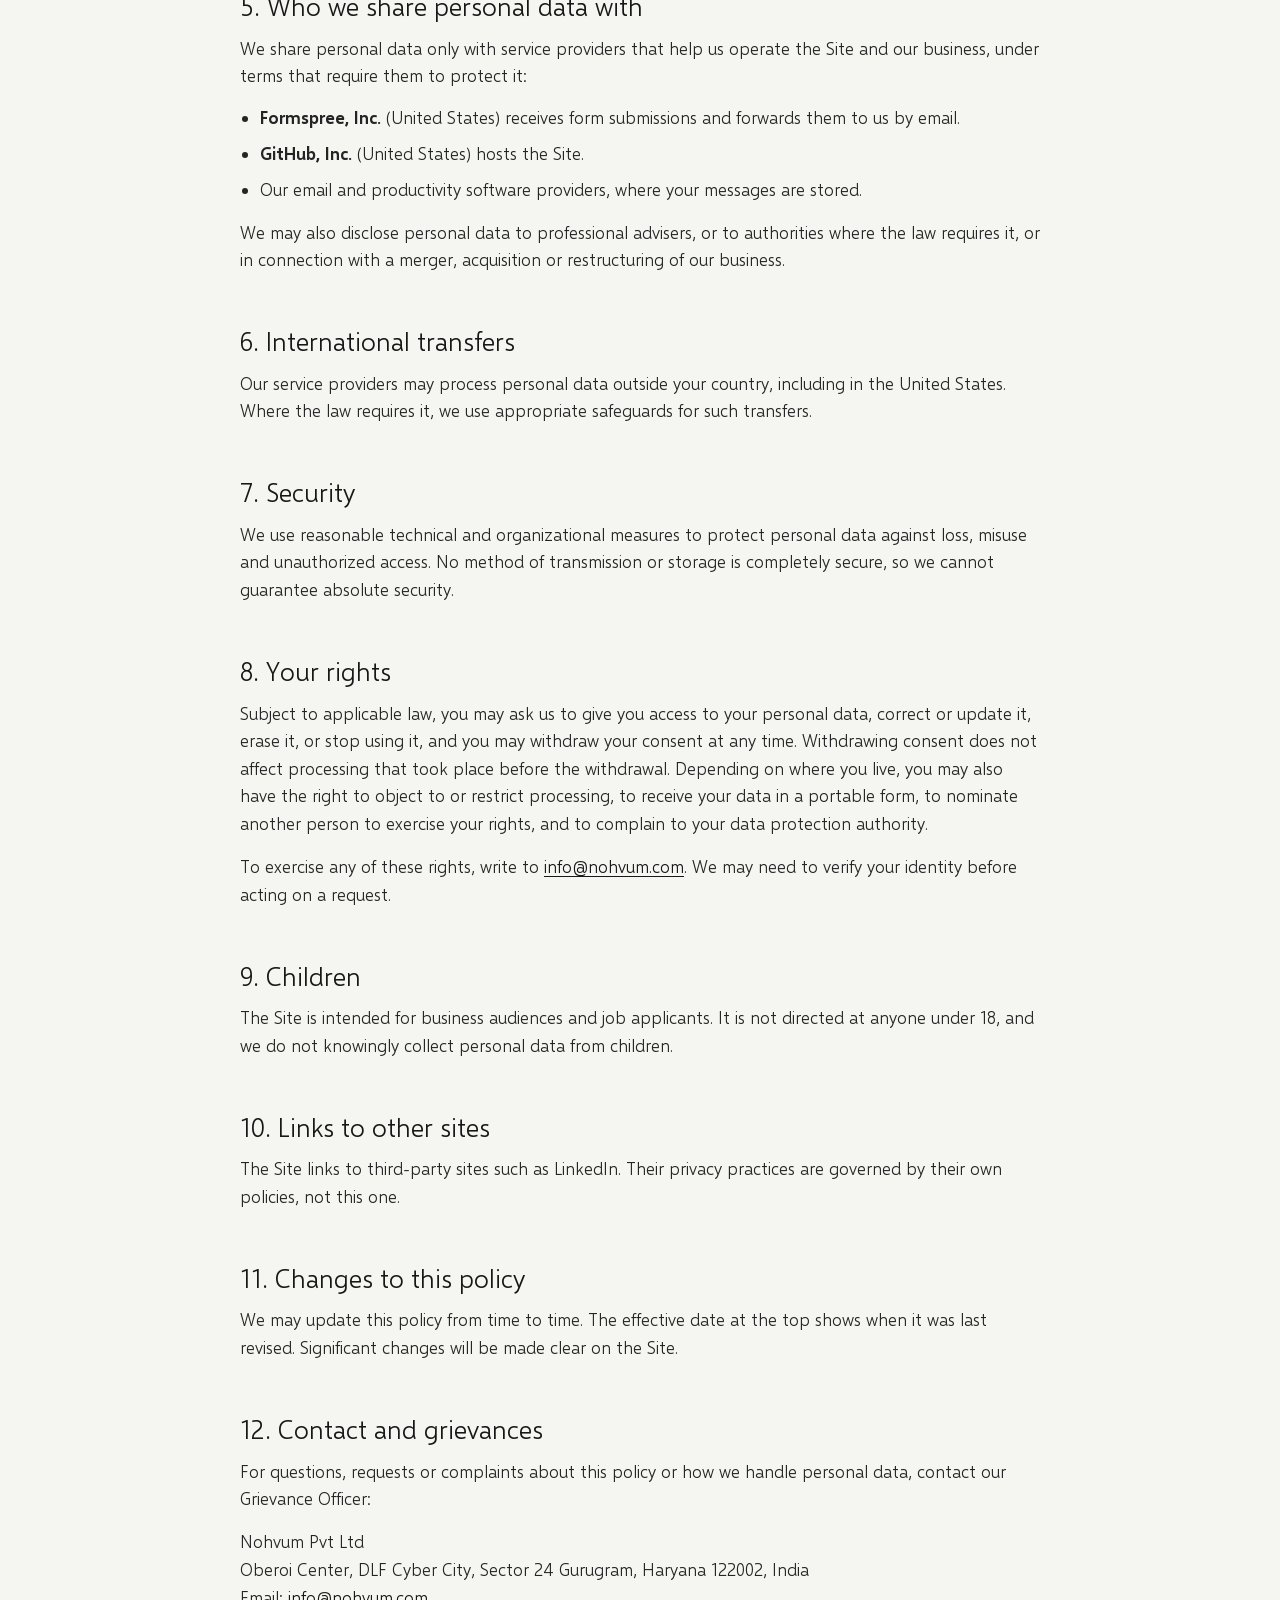
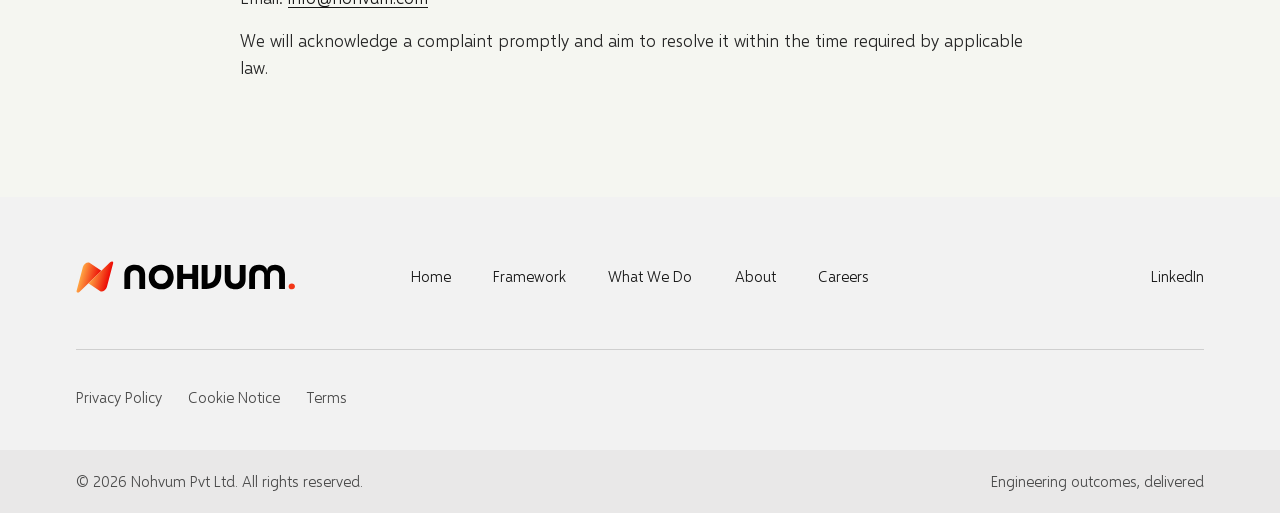
<file: privacy-policy.html>
<!doctype html>
<html lang="en" class="js-motion">
<head>
  <meta charset="utf-8">
  <meta name="viewport" content="width=device-width, initial-scale=1">
  <title>Privacy Policy | Nohvum</title>
  <meta name="description" content="How Nohvum Pvt Ltd collects, uses and protects personal data on nohvum.com.">
  <meta name="robots" content="noindex">
  <meta name="theme-color" content="#f5f6f1">
  <link rel="canonical" href="https://www.nohvum.com/privacy-policy">
  <link rel="icon" type="image/png" sizes="32x32" href="assets/favicon-32.png">
  <link rel="icon" type="image/png" sizes="64x64" href="assets/favicon-64.png">
  <link rel="apple-touch-icon" sizes="180x180" href="assets/favicon-180.png">
  <link rel="preload" href="assets/fonts/selawik-light.woff2" as="font" type="font/woff2" crossorigin>
  <link rel="preload" href="assets/fonts/selawik-semilight.woff2" as="font" type="font/woff2" crossorigin>
  <script>if (matchMedia("(prefers-reduced-motion: reduce)").matches) document.documentElement.classList.remove("js-motion");</script>
  <link rel="stylesheet" href="assets/css/site.css">
  <link rel="stylesheet" href="assets/css/legal.css">
  <script defer src="assets/js/motion.min.js"></script>
  <script defer src="assets/js/site.js"></script>
</head>
<body>
<a class="skip-link" href="#main">Skip to content</a>

<header class="site-header">
  <div class="container site-header__inner">
    <a class="site-header__logo" href="./" aria-label="Nohvum home"><img src="assets/img/nohvum-lockup-horizontal.svg" alt="Nohvum" width="220" height="32"></a>
    <button class="nav-toggle" type="button" aria-expanded="false" aria-controls="site-nav"><span>Menu</span><span class="nav-toggle__bars" aria-hidden="true"></span></button>
    <nav class="site-nav" id="site-nav" aria-label="Main">
      <ul class="site-nav__list">
        <li><a href="./">Home</a></li>
        <li><a href="framework">Framework</a></li>
        <li><a href="what-we-do">What We Do</a></li>
        <li><a href="about">About</a></li>
        <li><a href="careers">Careers</a></li>
      </ul>
      <a class="btn" href="talk-to-an-expert">Talk to an Expert</a>
    </nav>
  </div>
</header>

<main id="main">
  <article class="legal" aria-labelledby="legal-title">
    <div class="container legal__inner">
      <h1 class="legal__title" id="legal-title">Privacy Policy</h1>
      <p class="legal__date">Effective date: November 1, 2026</p>
      <p>This Privacy Policy explains how Nohvum Pvt Ltd (“Nohvum”, “we”, “us”) collects, uses and protects personal data when you visit nohvum.com (the “Site”) or contact us through it. It does not cover personal data we handle on behalf of clients under a services agreement; that is governed by the agreement with the client.</p>

      <h2>1. Who we are</h2>
      <p>Nohvum Pvt Ltd is a company incorporated in India, with its registered office at Oberoi Center, DLF Cyber City, Sector 24 Gurugram, Haryana 122002, India. For the purposes of applicable data protection law, Nohvum decides how and why the personal data described in this policy is processed.</p>

      <h2>2. Personal data we collect</h2>
      <p>We collect only what you choose to send us, plus limited technical data needed to deliver the Site.</p>
      <ul>
        <li><strong>Contact form.</strong> Your full name, email address, company, and whatever you write in the message fields.</li>
        <li><strong>Job application form.</strong> Your full name, email address, the role you are interested in, and the link you provide to your CV or profile, together with the information in the document or profile behind that link.</li>
        <li><strong>Emails and other correspondence.</strong> The content of messages you send us and your contact details.</li>
        <li><strong>Technical data.</strong> The Site is hosted on GitHub Pages. Like any web host, GitHub may log your IP address, browser type, and the date and time of your request in order to deliver and secure the Site.</li>
      </ul>
      <p>The Site does not use analytics, advertising or tracking tools, and it does not set cookies. See our <a href="cookie-notice">Cookie Notice</a>.</p>
      <p>Please do not send us sensitive personal data (for example health, financial or government identity information) through the Site.</p>

      <h2>3. How we use personal data</h2>
      <ul>
        <li>To respond to your enquiry and discuss a possible engagement.</li>
        <li>To assess your application and communicate with you about roles at Nohvum.</li>
        <li>To keep the Site secure and prevent spam or abuse.</li>
        <li>To comply with legal obligations and to establish, exercise or defend legal claims.</li>
      </ul>
      <p>We do not use your personal data for automated decision-making, and we do not sell personal data.</p>

      <h2>4. Legal basis</h2>
      <p>We process personal data on the basis of your consent, given when you submit a form or write to us, and for the legitimate uses permitted by law, including complying with legal obligations. Where the EU or UK General Data Protection Regulation applies, we also rely on our legitimate interests in responding to enquiries, recruiting and running our business, and on taking steps at your request before entering into a contract.</p>

      <h2>5. Who we share personal data with</h2>
      <p>We share personal data only with service providers that help us operate the Site and our business, under terms that require them to protect it:</p>
      <ul>
        <li><strong>Formspree, Inc.</strong> (United States) receives form submissions and forwards them to us by email.</li>
        <li><strong>GitHub, Inc.</strong> (United States) hosts the Site.</li>
        <li>Our email and productivity software providers, where your messages are stored.</li>
      </ul>
      <p>We may also disclose personal data to professional advisers, or to authorities where the law requires it, or in connection with a merger, acquisition or restructuring of our business.</p>

      <h2>6. International transfers</h2>
      <p>Our service providers may process personal data outside your country, including in the United States. Where the law requires it, we use appropriate safeguards for such transfers.</p>

      <h2>7. Security</h2>
      <p>We use reasonable technical and organizational measures to protect personal data against loss, misuse and unauthorized access. No method of transmission or storage is completely secure, so we cannot guarantee absolute security.</p>

      <h2>8. Your rights</h2>
      <p>Subject to applicable law, you may ask us to give you access to your personal data, correct or update it, erase it, or stop using it, and you may withdraw your consent at any time. Withdrawing consent does not affect processing that took place before the withdrawal. Depending on where you live, you may also have the right to object to or restrict processing, to receive your data in a portable form, to nominate another person to exercise your rights, and to complain to your data protection authority.</p>
      <p>To exercise any of these rights, write to <a href="mailto:info@nohvum.com">info@nohvum.com</a>. We may need to verify your identity before acting on a request.</p>

      <h2>9. Children</h2>
      <p>The Site is intended for business audiences and job applicants. It is not directed at anyone under 18, and we do not knowingly collect personal data from children.</p>

      <h2>10. Links to other sites</h2>
      <p>The Site links to third-party sites such as LinkedIn. Their privacy practices are governed by their own policies, not this one.</p>

      <h2>11. Changes to this policy</h2>
      <p>We may update this policy from time to time. The effective date at the top shows when it was last revised. Significant changes will be made clear on the Site.</p>

      <h2>12. Contact and grievances</h2>
      <p>For questions, requests or complaints about this policy or how we handle personal data, contact our Grievance Officer:</p>
      <p>Nohvum Pvt Ltd<br>Oberoi Center, DLF Cyber City, Sector 24 Gurugram, Haryana 122002, India<br>Email: <a href="mailto:info@nohvum.com">info@nohvum.com</a></p>
      <p>We will acknowledge a complaint promptly and aim to resolve it within the time required by applicable law.</p>
    </div>
  </article>
</main>

<footer class="site-footer">
  <div class="container">
    <div class="site-footer__top">
      <div class="site-footer__brand">
        <a class="site-footer__logo" href="./" aria-label="Nohvum home"><img src="assets/img/nohvum-lockup-horizontal.svg" alt="Nohvum" width="220" height="32"></a>
      </div>
      <nav class="site-footer__explore" aria-label="Explore">
        <ul>
          <li><a href="./">Home</a></li>
          <li><a href="framework">Framework</a></li>
          <li><a href="what-we-do">What We Do</a></li>
          <li><a href="about">About</a></li>
          <li><a href="careers">Careers</a></li>
        </ul>
      </nav>
      <nav class="site-footer__connect" aria-label="Connect">
        <ul>
          <li><a href="https://www.linkedin.com/company/nohvum/home/" target="_blank" rel="noopener">LinkedIn<span class="visually-hidden"> (opens in a new tab)</span></a></li>
        </ul>
      </nav>
    </div>
    <div class="site-footer__legal">
      <ul aria-label="Legal">
        <li><a href="privacy-policy">Privacy Policy</a></li>
        <li><a href="cookie-notice">Cookie Notice</a></li>
        <li><a href="terms">Terms</a></li>
      </ul>
    </div>
  </div>
  <div class="site-footer__bar">
    <div class="container"><p>&copy; 2026 Nohvum Pvt Ltd. All rights reserved.</p><p>Engineering outcomes, delivered</p></div>
  </div>
</footer>
</body>
</html>
</file>
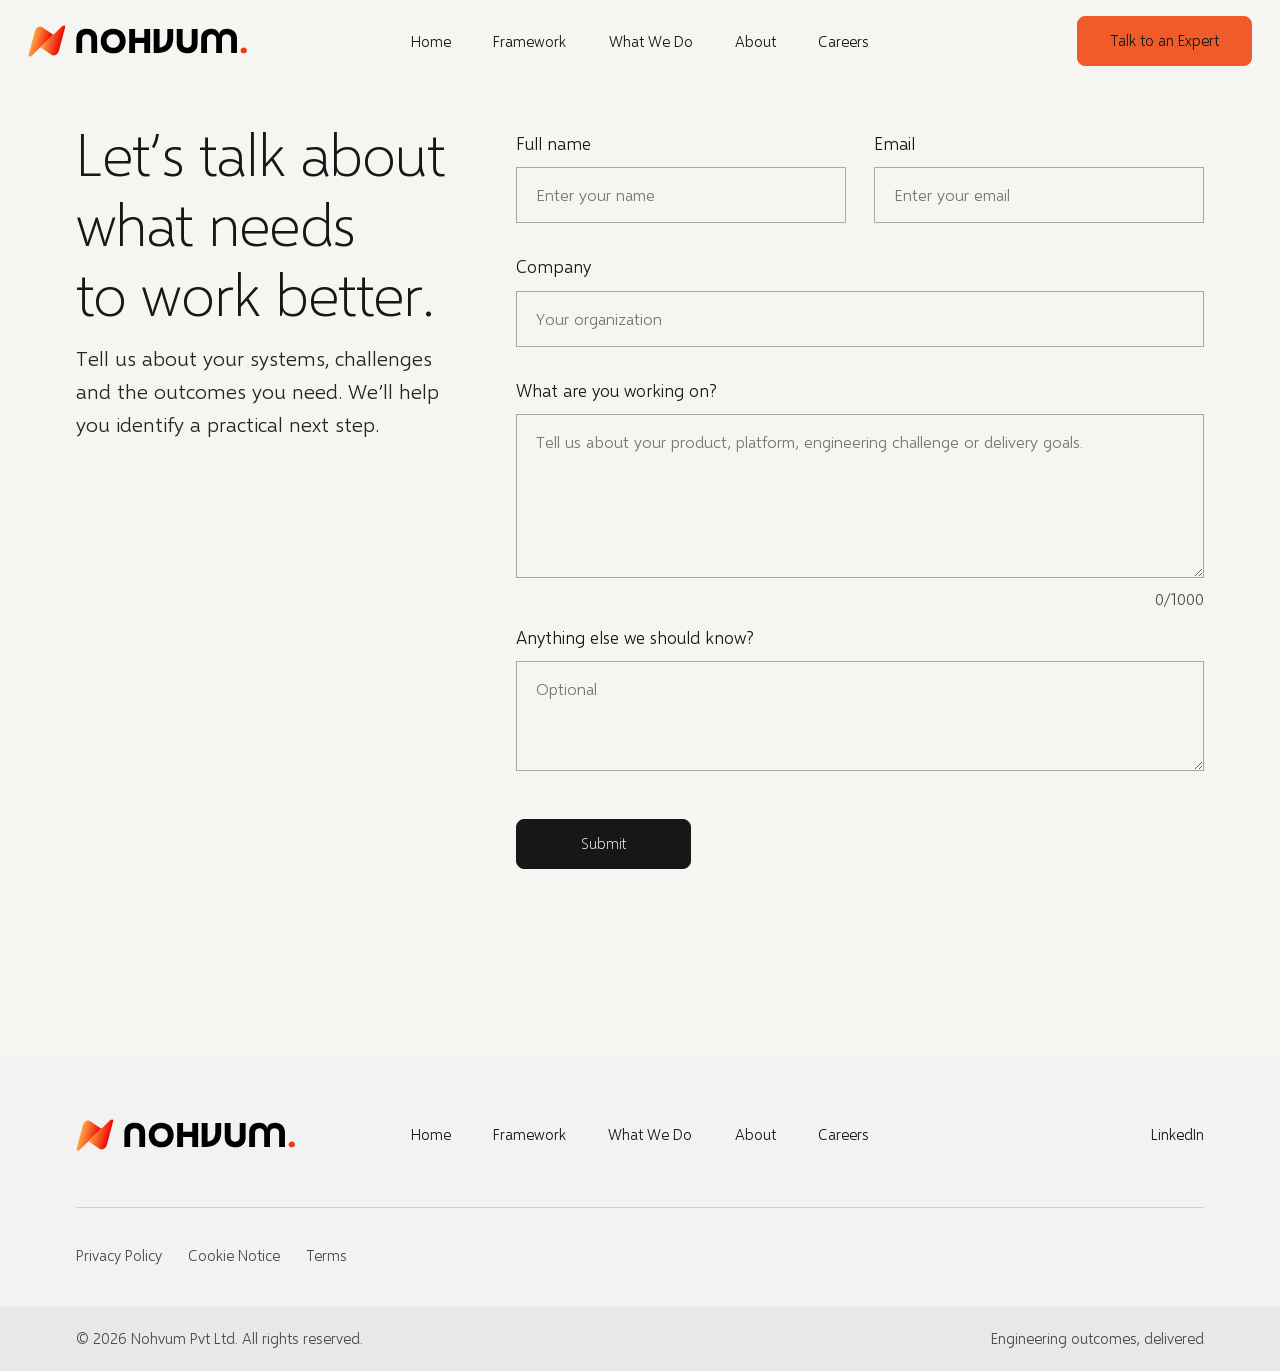
<file: talk-to-an-expert.html>
<!doctype html>
<html lang="en" class="js-motion">
<head>
  <meta charset="utf-8">
  <meta name="viewport" content="width=device-width, initial-scale=1">
  <title>Talk to an Expert | Nohvum</title>
  <meta name="description" content="Tell us about your systems, challenges and the outcomes you need. A senior Nohvum engineer will help you identify a practical next step.">
  <meta name="theme-color" content="#f5f6f1">
  <link rel="canonical" href="https://www.nohvum.com/talk-to-an-expert">
  <meta property="og:type" content="website">
  <meta property="og:site_name" content="Nohvum">
  <meta property="og:title" content="Talk to an Expert | Nohvum">
  <meta property="og:description" content="Tell us about your systems, challenges and the outcomes you need. A senior Nohvum engineer will help you identify a practical next step.">
  <meta property="og:url" content="https://www.nohvum.com/talk-to-an-expert">
  <meta property="og:image" content="https://www.nohvum.com/assets/og-image.png">
  <meta name="twitter:card" content="summary_large_image">
  <link rel="icon" type="image/png" sizes="32x32" href="assets/favicon-32.png">
  <link rel="icon" type="image/png" sizes="64x64" href="assets/favicon-64.png">
  <link rel="apple-touch-icon" sizes="180x180" href="assets/favicon-180.png">
  <link rel="preload" href="assets/fonts/selawik-light.woff2" as="font" type="font/woff2" crossorigin>
  <link rel="preload" href="assets/fonts/selawik-semilight.woff2" as="font" type="font/woff2" crossorigin>
  <script>if (matchMedia("(prefers-reduced-motion: reduce)").matches) document.documentElement.classList.remove("js-motion");</script>
  <link rel="stylesheet" href="assets/css/site.css">
  <link rel="stylesheet" href="assets/css/talk.css">
  <script defer src="assets/js/motion.min.js"></script>
  <script defer src="assets/js/site.js"></script>

</head>
<body>
<a class="skip-link" href="#main">Skip to content</a>

<header class="site-header">
  <div class="container site-header__inner">
    <a class="site-header__logo" href="./" aria-label="Nohvum home"><img src="assets/img/nohvum-lockup-horizontal.svg" alt="Nohvum" width="220" height="32"></a>
    <button class="nav-toggle" type="button" aria-expanded="false" aria-controls="site-nav"><span>Menu</span><span class="nav-toggle__bars" aria-hidden="true"></span></button>
    <nav class="site-nav" id="site-nav" aria-label="Main">
      <ul class="site-nav__list">
        <li><a href="./">Home</a></li>
        <li><a href="framework">Framework</a></li>
        <li><a href="what-we-do">What We Do</a></li>
        <li><a href="about">About</a></li>
        <li><a href="careers">Careers</a></li>
      </ul>
      <a class="btn" href="talk-to-an-expert" aria-current="page">Talk to an Expert</a>
    </nav>
  </div>
</header>

<main id="main">

  <section class="talk" aria-labelledby="talk-title">
    <div class="container">
      <div class="talk__grid">
        <div class="talk__intro">
          <h1 class="page-hero__title" id="talk-title">Let’s talk about<br>what needs<br>to work better.</h1>
          <p class="talk__lead">Tell us about your systems, challenges and the outcomes you need. We’ll help you identify a practical next step.</p>
        </div>
        <div class="talk__panel">
          <form class="form form--page" data-formspree data-subject="Nohvum contact request" action="https://formspree.io/f/xjyvwaww" method="POST" novalidate>
            <input type="hidden" name="form" value="contact">
            <div class="form__row">
              <div class="field">
                <label for="ct-name">Full name</label>
                <input id="ct-name" name="name" type="text" autocomplete="name" placeholder="Enter your name" required maxlength="120" data-label="Full name" aria-describedby="ct-name-err">
                <p class="field__error" id="ct-name-err" aria-live="polite"></p>
              </div>
              <div class="field">
                <label for="ct-email">Email</label>
                <input id="ct-email" name="email" type="email" autocomplete="email" placeholder="Enter your email" required maxlength="200" data-label="Email" aria-describedby="ct-email-err">
                <p class="field__error" id="ct-email-err" aria-live="polite"></p>
              </div>
            </div>
            <div class="field">
              <label for="ct-company">Company</label>
              <input id="ct-company" name="company" type="text" autocomplete="organization" placeholder="Your organization" required maxlength="160" data-label="Company" aria-describedby="ct-company-err">
              <p class="field__error" id="ct-company-err" aria-live="polite"></p>
            </div>
            <div class="field field--counted">
              <label for="ct-message">What are you working on?</label>
              <textarea id="ct-message" name="message" rows="5" placeholder="Tell us about your product, platform, engineering challenge or delivery goals." required maxlength="1000" data-count="ct-message-count" data-label="Project description" aria-describedby="ct-message-count ct-message-err"></textarea>
              <p class="field__meta"><span id="ct-message-count">0/1000</span></p>
              <p class="field__error" id="ct-message-err" aria-live="polite"></p>
            </div>
            <div class="field">
              <label for="ct-notes">Anything else we should know?</label>
              <textarea id="ct-notes" name="notes" rows="3" class="talk__notes" placeholder="Optional" maxlength="1000" data-label="Anything else" aria-describedby="ct-notes-err"></textarea>
              <p class="field__error" id="ct-notes-err" aria-live="polite"></p>
            </div>
            <div class="form__honeypot" aria-hidden="true"><label>Leave empty<input name="_gotcha" tabindex="-1" autocomplete="off"></label></div>
            <div class="form__submit">
              <button class="btn" type="submit"><span class="btn__label">Submit</span></button>
            </div>
            <p class="form__status" role="status" aria-live="polite"></p>
          </form>
          <div class="form__sent" hidden>
            <h2>Thank you. We have your message.</h2>
            <p class="body">A senior engineer will read what you have shared and reply by email.</p>
          </div>
        </div>
      </div>
    </div>
  </section>

</main>

<footer class="site-footer">
  <div class="container">
    <div class="site-footer__top">
      <div class="site-footer__brand">
        <a class="site-footer__logo" href="./" aria-label="Nohvum home"><img src="assets/img/nohvum-lockup-horizontal.svg" alt="Nohvum" width="220" height="32"></a>
      </div>
      <nav class="site-footer__explore" aria-label="Explore">
        <ul>
          <li><a href="./">Home</a></li>
          <li><a href="framework">Framework</a></li>
          <li><a href="what-we-do">What We Do</a></li>
          <li><a href="about">About</a></li>
          <li><a href="careers">Careers</a></li>
        </ul>
      </nav>
      <nav class="site-footer__connect" aria-label="Connect">
        <ul>
          <li><a href="https://www.linkedin.com/company/nohvum/home/" target="_blank" rel="noopener">LinkedIn<span class="visually-hidden"> (opens in a new tab)</span></a></li>
        </ul>
      </nav>
    </div>
    <div class="site-footer__legal">
      <ul aria-label="Legal">
        <li><a href="privacy-policy">Privacy Policy</a></li>
        <li><a href="cookie-notice">Cookie Notice</a></li>
        <li><a href="terms">Terms</a></li>
      </ul>
    </div>
  </div>
  <div class="site-footer__bar">
    <div class="container"><p>&copy; 2026 Nohvum Pvt Ltd. All rights reserved.</p><p>Engineering outcomes, delivered</p></div>
  </div>
</footer>
</body>
</html>
</file>
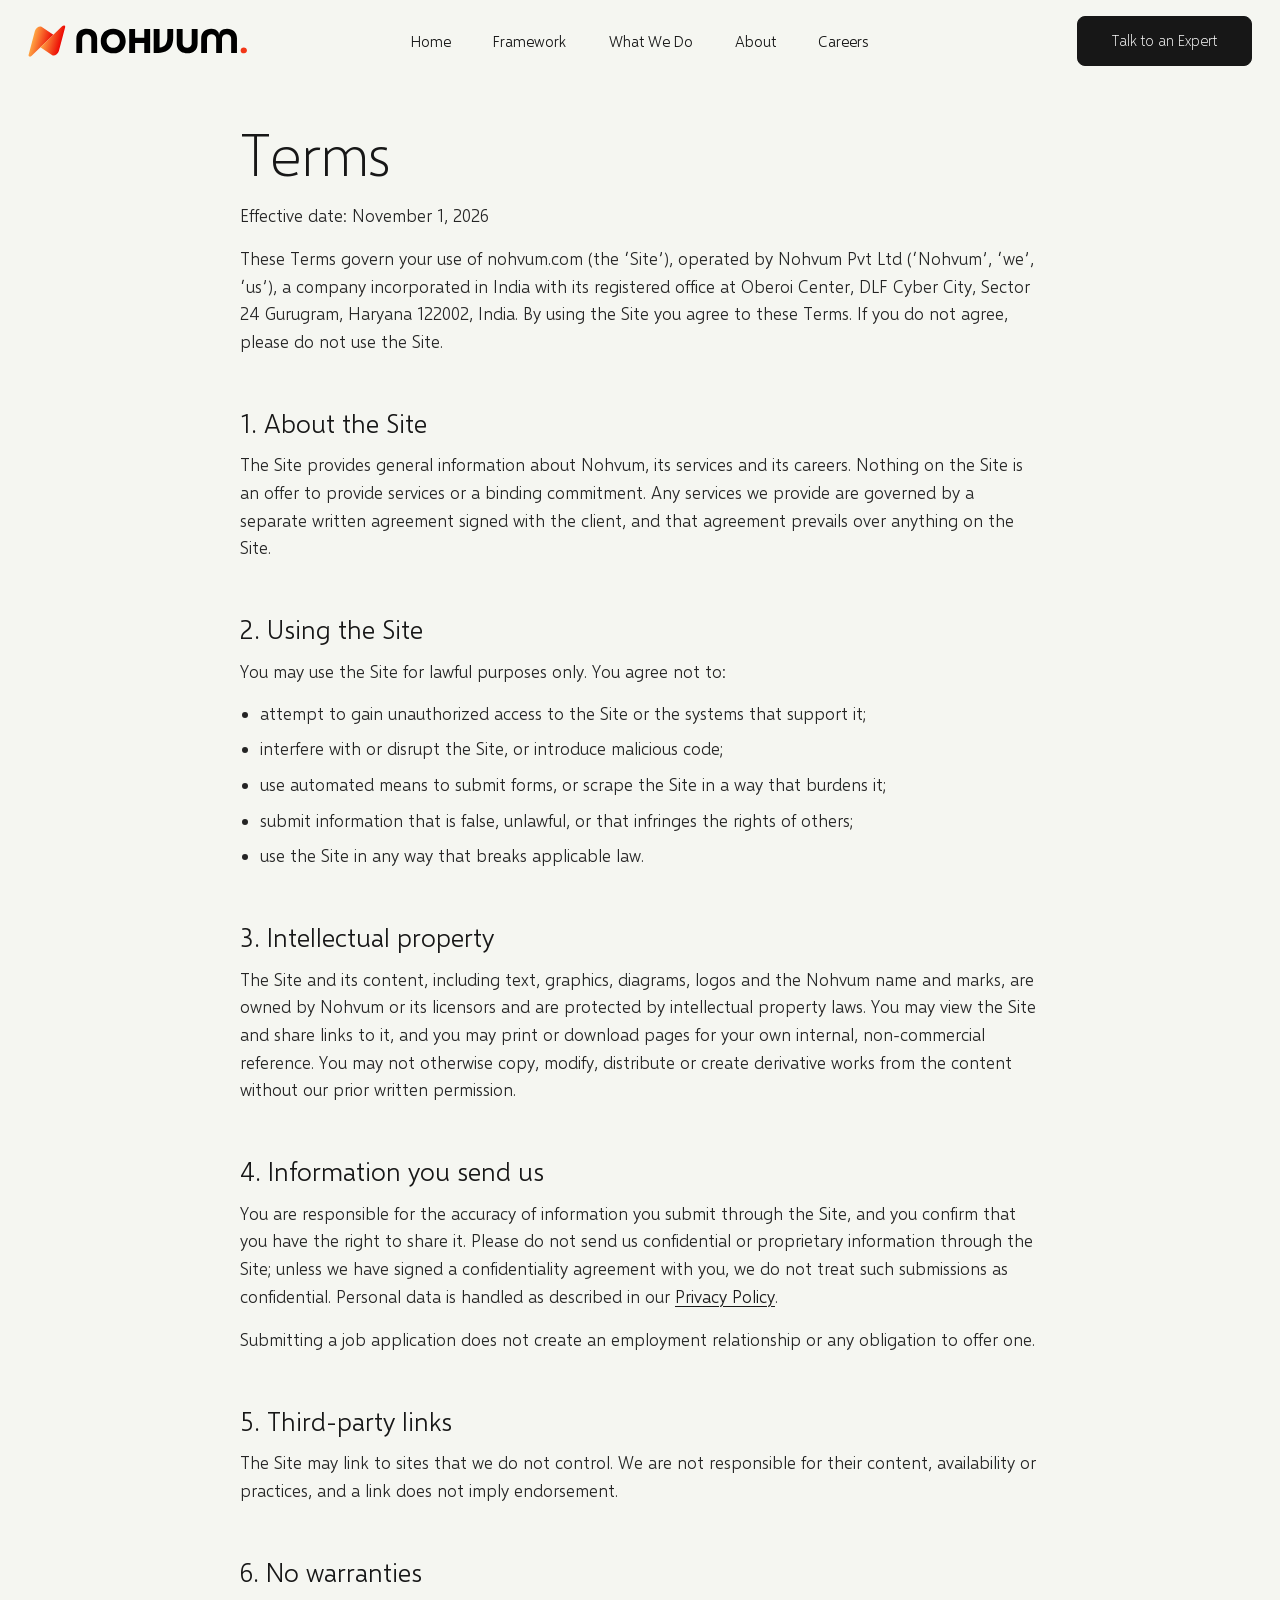
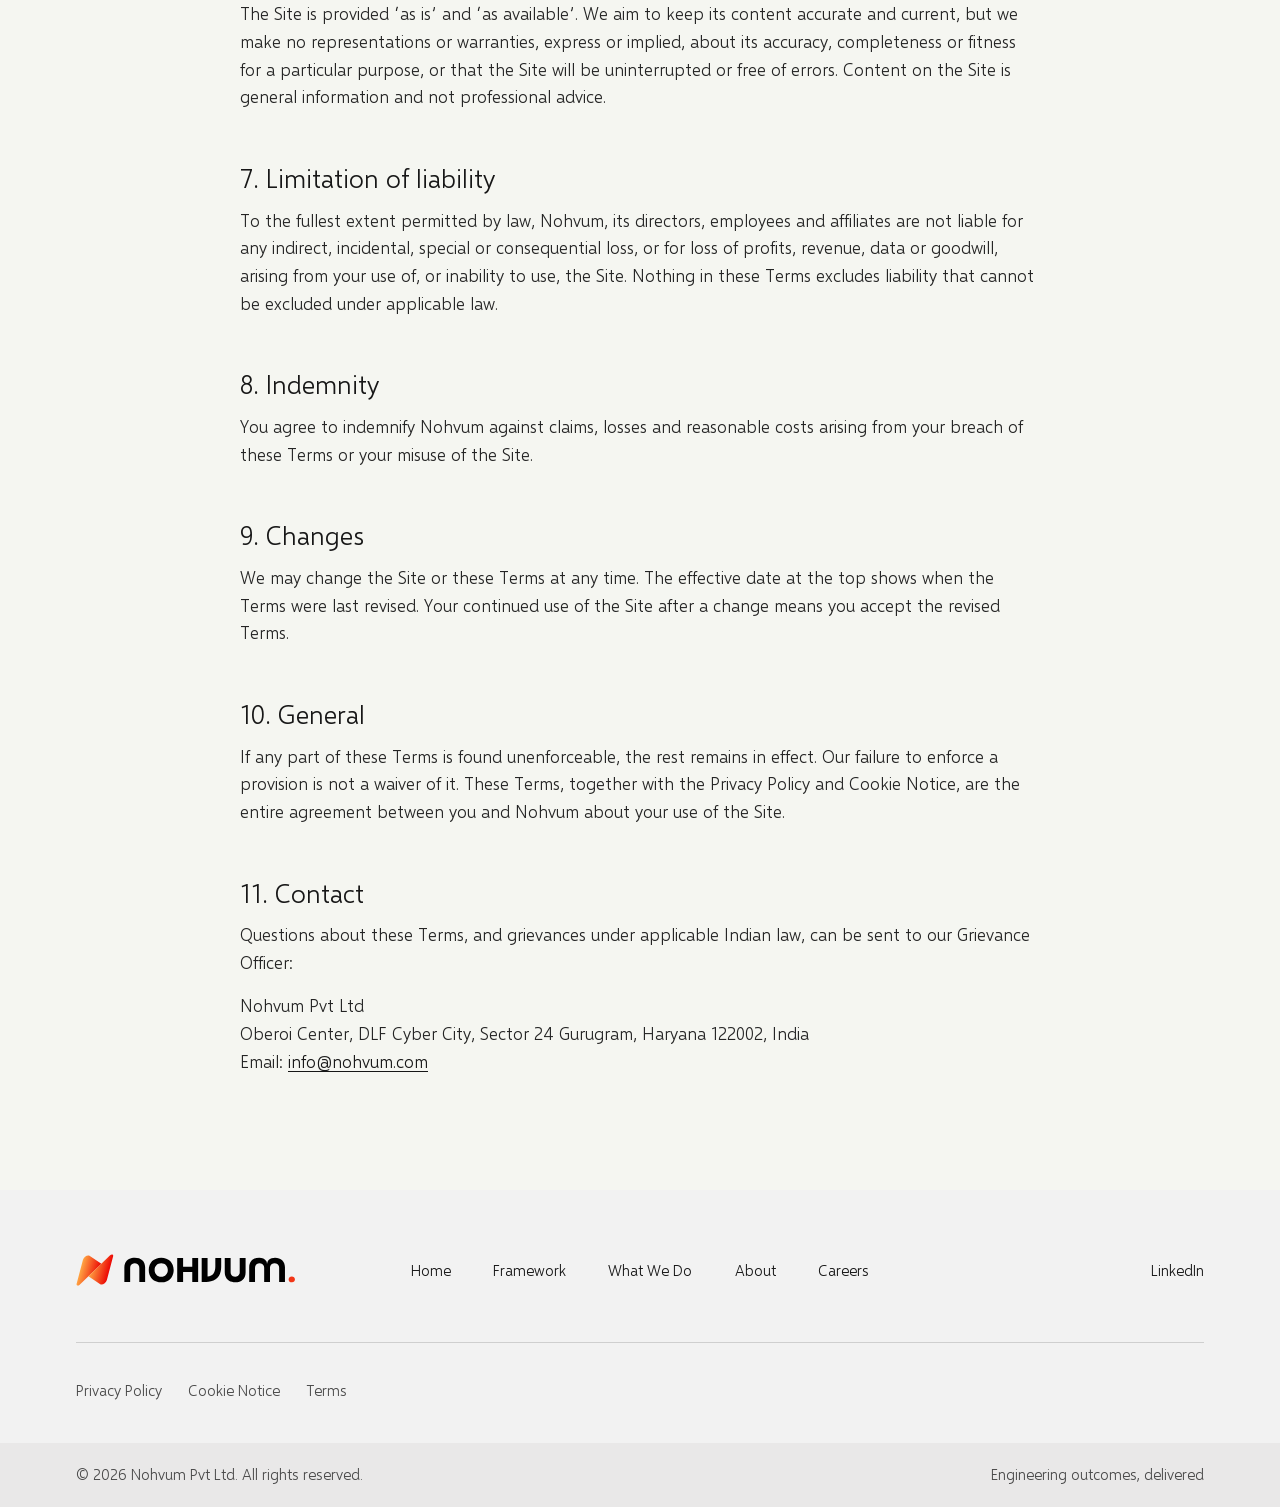
<file: terms.html>
<!doctype html>
<html lang="en" class="js-motion">
<head>
  <meta charset="utf-8">
  <meta name="viewport" content="width=device-width, initial-scale=1">
  <title>Terms | Nohvum</title>
  <meta name="description" content="The terms that govern your use of nohvum.com.">
  <meta name="robots" content="noindex">
  <meta name="theme-color" content="#f5f6f1">
  <link rel="canonical" href="https://www.nohvum.com/terms">
  <link rel="icon" type="image/png" sizes="32x32" href="assets/favicon-32.png">
  <link rel="icon" type="image/png" sizes="64x64" href="assets/favicon-64.png">
  <link rel="apple-touch-icon" sizes="180x180" href="assets/favicon-180.png">
  <link rel="preload" href="assets/fonts/selawik-light.woff2" as="font" type="font/woff2" crossorigin>
  <link rel="preload" href="assets/fonts/selawik-semilight.woff2" as="font" type="font/woff2" crossorigin>
  <script>if (matchMedia("(prefers-reduced-motion: reduce)").matches) document.documentElement.classList.remove("js-motion");</script>
  <link rel="stylesheet" href="assets/css/site.css">
  <link rel="stylesheet" href="assets/css/legal.css">
  <script defer src="assets/js/motion.min.js"></script>
  <script defer src="assets/js/site.js"></script>
</head>
<body>
<a class="skip-link" href="#main">Skip to content</a>

<header class="site-header">
  <div class="container site-header__inner">
    <a class="site-header__logo" href="./" aria-label="Nohvum home"><img src="assets/img/nohvum-lockup-horizontal.svg" alt="Nohvum" width="220" height="32"></a>
    <button class="nav-toggle" type="button" aria-expanded="false" aria-controls="site-nav"><span>Menu</span><span class="nav-toggle__bars" aria-hidden="true"></span></button>
    <nav class="site-nav" id="site-nav" aria-label="Main">
      <ul class="site-nav__list">
        <li><a href="./">Home</a></li>
        <li><a href="framework">Framework</a></li>
        <li><a href="what-we-do">What We Do</a></li>
        <li><a href="about">About</a></li>
        <li><a href="careers">Careers</a></li>
      </ul>
      <a class="btn" href="talk-to-an-expert">Talk to an Expert</a>
    </nav>
  </div>
</header>

<main id="main">
  <article class="legal" aria-labelledby="legal-title">
    <div class="container legal__inner">
      <h1 class="legal__title" id="legal-title">Terms</h1>
      <p class="legal__date">Effective date: November 1, 2026</p>
      <p>These Terms govern your use of nohvum.com (the “Site”), operated by Nohvum Pvt Ltd (“Nohvum”, “we”, “us”), a company incorporated in India with its registered office at Oberoi Center, DLF Cyber City, Sector 24 Gurugram, Haryana 122002, India. By using the Site you agree to these Terms. If you do not agree, please do not use the Site.</p>

      <h2>1. About the Site</h2>
      <p>The Site provides general information about Nohvum, its services and its careers. Nothing on the Site is an offer to provide services or a binding commitment. Any services we provide are governed by a separate written agreement signed with the client, and that agreement prevails over anything on the Site.</p>

      <h2>2. Using the Site</h2>
      <p>You may use the Site for lawful purposes only. You agree not to:</p>
      <ul>
        <li>attempt to gain unauthorized access to the Site or the systems that support it;</li>
        <li>interfere with or disrupt the Site, or introduce malicious code;</li>
        <li>use automated means to submit forms, or scrape the Site in a way that burdens it;</li>
        <li>submit information that is false, unlawful, or that infringes the rights of others;</li>
        <li>use the Site in any way that breaks applicable law.</li>
      </ul>

      <h2>3. Intellectual property</h2>
      <p>The Site and its content, including text, graphics, diagrams, logos and the Nohvum name and marks, are owned by Nohvum or its licensors and are protected by intellectual property laws. You may view the Site and share links to it, and you may print or download pages for your own internal, non-commercial reference. You may not otherwise copy, modify, distribute or create derivative works from the content without our prior written permission.</p>

      <h2>4. Information you send us</h2>
      <p>You are responsible for the accuracy of information you submit through the Site, and you confirm that you have the right to share it. Please do not send us confidential or proprietary information through the Site; unless we have signed a confidentiality agreement with you, we do not treat such submissions as confidential. Personal data is handled as described in our <a href="privacy-policy">Privacy Policy</a>.</p>
      <p>Submitting a job application does not create an employment relationship or any obligation to offer one.</p>

      <h2>5. Third-party links</h2>
      <p>The Site may link to sites that we do not control. We are not responsible for their content, availability or practices, and a link does not imply endorsement.</p>

      <h2>6. No warranties</h2>
      <p>The Site is provided “as is” and “as available”. We aim to keep its content accurate and current, but we make no representations or warranties, express or implied, about its accuracy, completeness or fitness for a particular purpose, or that the Site will be uninterrupted or free of errors. Content on the Site is general information and not professional advice.</p>

      <h2>7. Limitation of liability</h2>
      <p>To the fullest extent permitted by law, Nohvum, its directors, employees and affiliates are not liable for any indirect, incidental, special or consequential loss, or for loss of profits, revenue, data or goodwill, arising from your use of, or inability to use, the Site. Nothing in these Terms excludes liability that cannot be excluded under applicable law.</p>

      <h2>8. Indemnity</h2>
      <p>You agree to indemnify Nohvum against claims, losses and reasonable costs arising from your breach of these Terms or your misuse of the Site.</p>

      <h2>9. Changes</h2>
      <p>We may change the Site or these Terms at any time. The effective date at the top shows when the Terms were last revised. Your continued use of the Site after a change means you accept the revised Terms.</p>

      <h2>10. General</h2>
      <p>If any part of these Terms is found unenforceable, the rest remains in effect. Our failure to enforce a provision is not a waiver of it. These Terms, together with the Privacy Policy and Cookie Notice, are the entire agreement between you and Nohvum about your use of the Site.</p>

      <h2>11. Contact</h2>
      <p>Questions about these Terms, and grievances under applicable Indian law, can be sent to our Grievance Officer:</p>
      <p>Nohvum Pvt Ltd<br>Oberoi Center, DLF Cyber City, Sector 24 Gurugram, Haryana 122002, India<br>Email: <a href="mailto:info@nohvum.com">info@nohvum.com</a></p>
    </div>
  </article>
</main>

<footer class="site-footer">
  <div class="container">
    <div class="site-footer__top">
      <div class="site-footer__brand">
        <a class="site-footer__logo" href="./" aria-label="Nohvum home"><img src="assets/img/nohvum-lockup-horizontal.svg" alt="Nohvum" width="220" height="32"></a>
      </div>
      <nav class="site-footer__explore" aria-label="Explore">
        <ul>
          <li><a href="./">Home</a></li>
          <li><a href="framework">Framework</a></li>
          <li><a href="what-we-do">What We Do</a></li>
          <li><a href="about">About</a></li>
          <li><a href="careers">Careers</a></li>
        </ul>
      </nav>
      <nav class="site-footer__connect" aria-label="Connect">
        <ul>
          <li><a href="https://www.linkedin.com/company/nohvum/home/" target="_blank" rel="noopener">LinkedIn<span class="visually-hidden"> (opens in a new tab)</span></a></li>
        </ul>
      </nav>
    </div>
    <div class="site-footer__legal">
      <ul aria-label="Legal">
        <li><a href="privacy-policy">Privacy Policy</a></li>
        <li><a href="cookie-notice">Cookie Notice</a></li>
        <li><a href="terms">Terms</a></li>
      </ul>
    </div>
  </div>
  <div class="site-footer__bar">
    <div class="container"><p>&copy; 2026 Nohvum Pvt Ltd. All rights reserved.</p><p>Engineering outcomes, delivered</p></div>
  </div>
</footer>
</body>
</html>
</file>
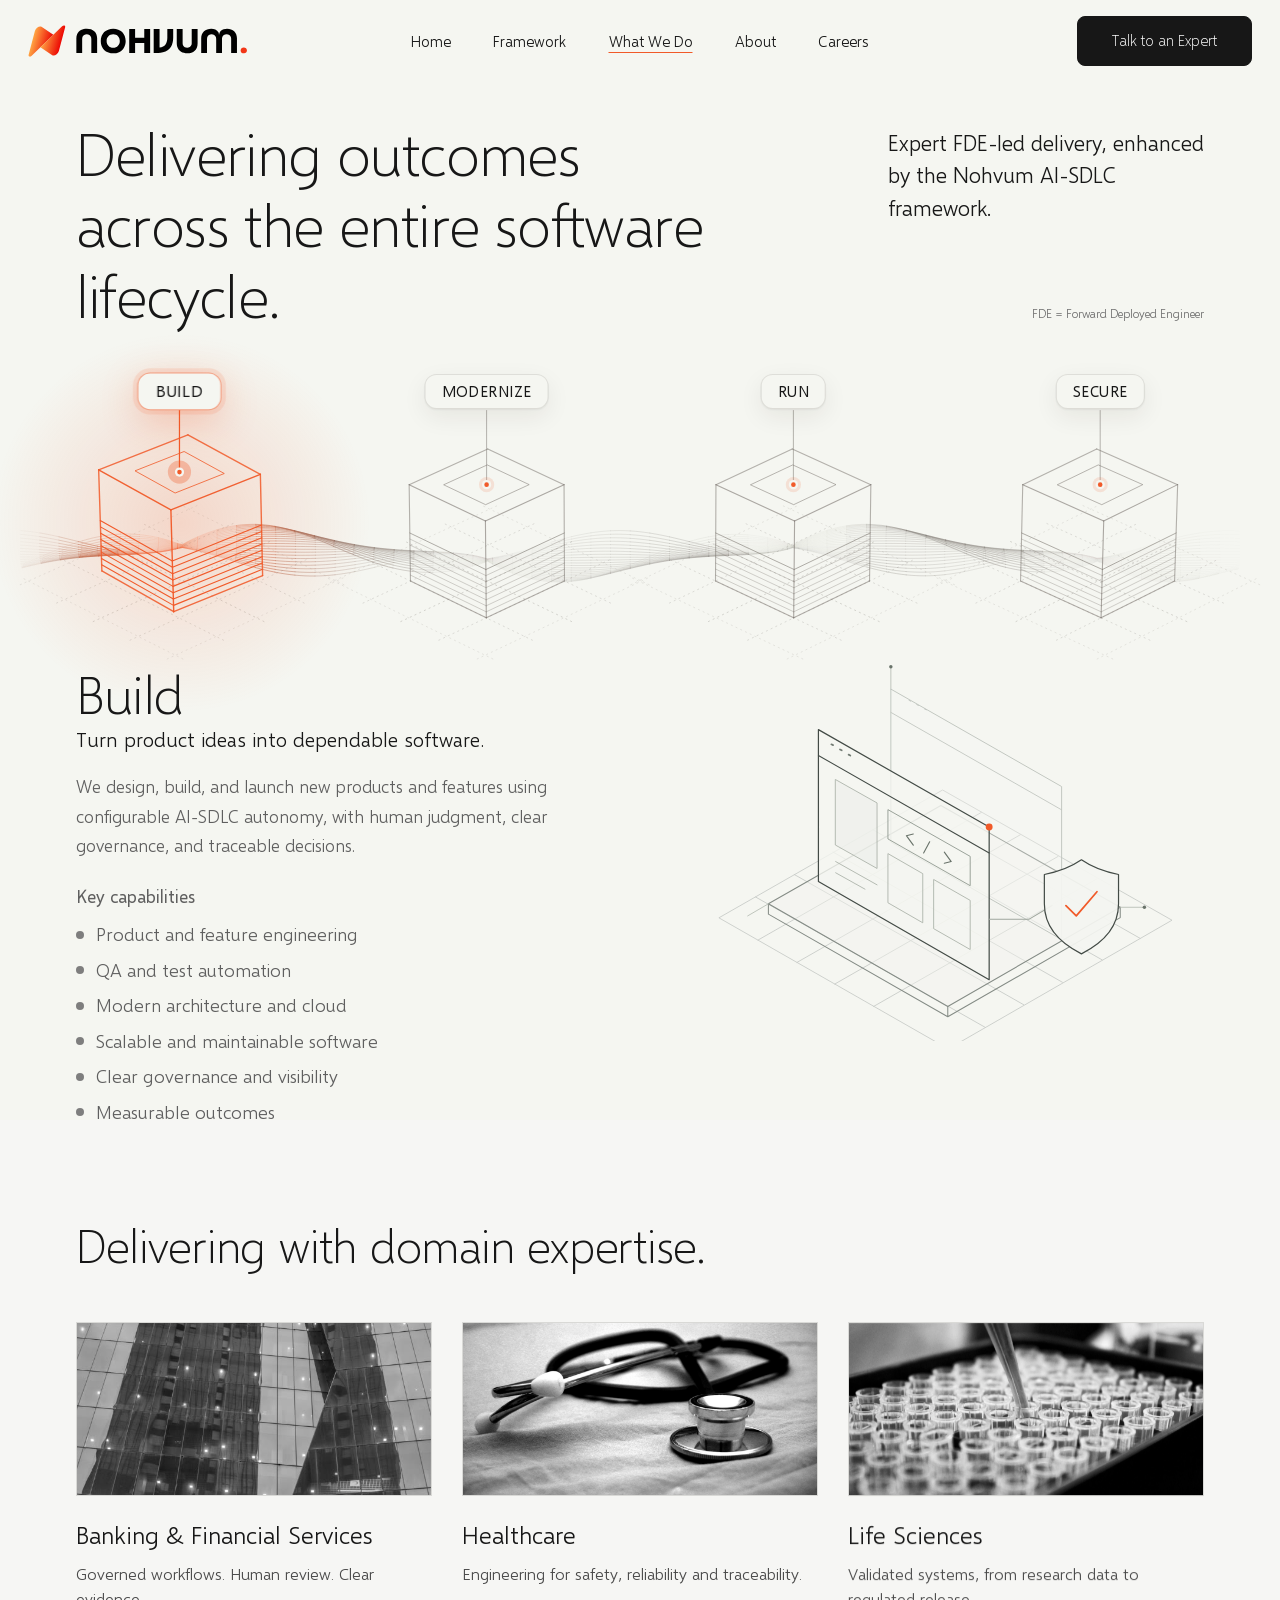
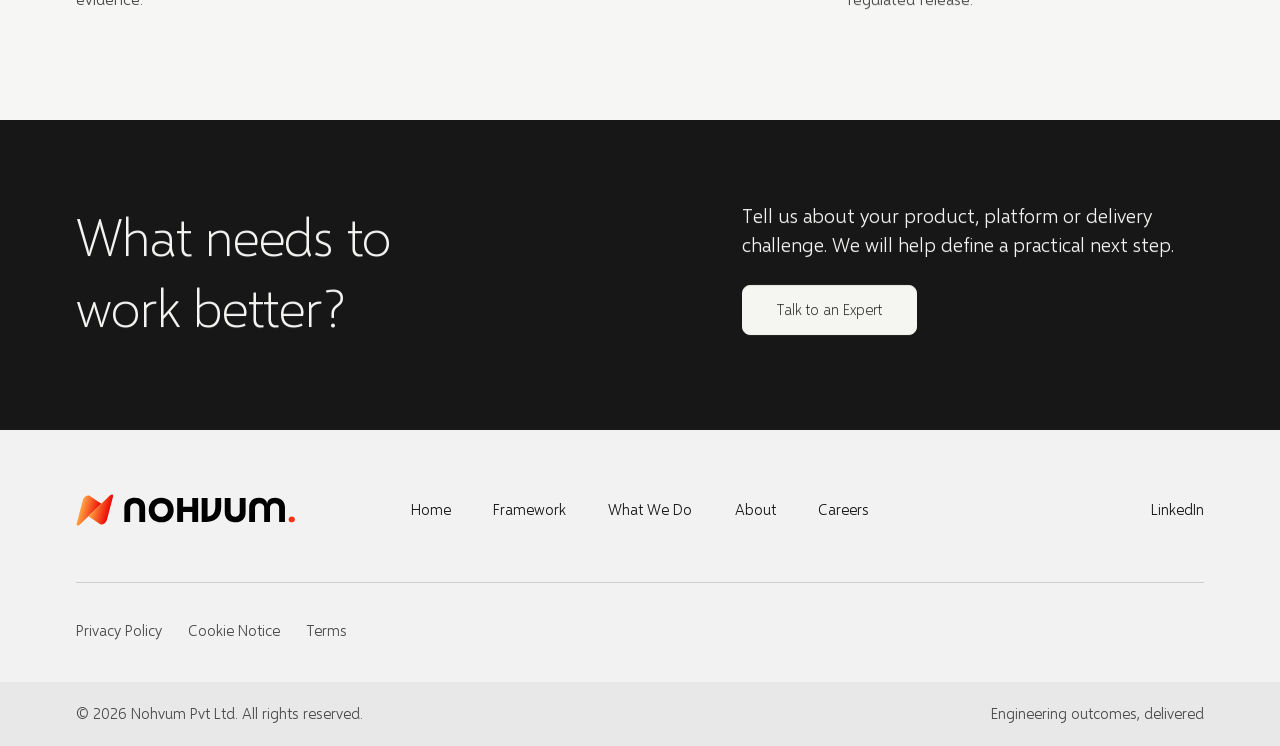
<file: what-we-do.html>
<!doctype html>
<html lang="en" class="js-motion">
<head>
  <meta charset="utf-8">
  <meta name="viewport" content="width=device-width, initial-scale=1">
  <title>What We Do | Nohvum</title>
  <meta name="description" content="Engineering across the entire software lifecycle. Build new products, modernize existing systems, and keep critical applications running and secure.">
  <meta name="theme-color" content="#f5f6f1">
  <link rel="canonical" href="https://www.nohvum.com/what-we-do">
  <meta property="og:type" content="website">
  <meta property="og:site_name" content="Nohvum">
  <meta property="og:title" content="What We Do | Nohvum">
  <meta property="og:description" content="Build new products, modernize existing systems, and keep critical applications running.">
  <meta property="og:url" content="https://www.nohvum.com/what-we-do">
  <meta property="og:image" content="https://www.nohvum.com/assets/og-image.png">
  <meta name="twitter:card" content="summary_large_image">
  <link rel="icon" type="image/png" sizes="32x32" href="assets/favicon-32.png">
  <link rel="icon" type="image/png" sizes="64x64" href="assets/favicon-64.png">
  <link rel="apple-touch-icon" sizes="180x180" href="assets/favicon-180.png">
  <link rel="preload" href="assets/fonts/selawik-light.woff2" as="font" type="font/woff2" crossorigin>
  <link rel="preload" href="assets/fonts/selawik-semilight.woff2" as="font" type="font/woff2" crossorigin>
  <script>if (matchMedia("(prefers-reduced-motion: reduce)").matches) document.documentElement.classList.remove("js-motion");</script>
  <link rel="stylesheet" href="assets/css/site.css">
  <link rel="stylesheet" href="assets/css/ring.css">
  <link rel="stylesheet" href="assets/css/what-we-do.css">
  <script defer src="assets/js/motion.min.js"></script>
  <script defer src="assets/js/site.js"></script>
  <script defer src="assets/js/cubes.js"></script>
  <script defer src="assets/js/what-we-do.js"></script>
</head>
<body>
<a class="skip-link" href="#main">Skip to content</a>

<header class="site-header">
  <div class="container site-header__inner">
    <a class="site-header__logo" href="./" aria-label="Nohvum home"><img src="assets/img/nohvum-lockup-horizontal.svg" alt="Nohvum" width="220" height="32"></a>
    <button class="nav-toggle" type="button" aria-expanded="false" aria-controls="site-nav"><span>Menu</span><span class="nav-toggle__bars" aria-hidden="true"></span></button>
    <nav class="site-nav" id="site-nav" aria-label="Main">
      <ul class="site-nav__list">
        <li><a href="./">Home</a></li>
        <li><a href="framework">Framework</a></li>
        <li><a href="what-we-do" aria-current="page">What We Do</a></li>
        <li><a href="about">About</a></li>
        <li><a href="careers">Careers</a></li>
      </ul>
      <a class="btn" href="talk-to-an-expert">Talk to an Expert</a>
    </nav>
  </div>
</header>

<main id="main">

  <!-- Hero -->
  <section class="page-hero wwd-hero" aria-labelledby="page-title">
    <div class="container">
      <div class="page-hero__grid">
        <h1 class="h1 wwd-hero__title" id="page-title">Delivering outcomes across the entire software lifecycle.</h1>
        <div class="wwd-hero__side">
          <p class="page-hero__aside wwd-hero__aside" data-reveal data-reveal-delay="0.1">Expert FDE-led delivery, enhanced by the Nohvum <span class="nowrap">AI-SDLC</span> framework.</p>
          <p class="wwd-hero__note" data-reveal data-reveal-delay="0.1">FDE = Forward Deployed Engineer</p>
        </div>
      </div>
    </div>
  </section>

  <!-- Services: four-cube scene as tabs + panels -->
  <section class="wwd-services" aria-label="Our services">
    <div class="container">
      <!-- Built like the framework ring: canvas scene (cubes.js) with the tab pills riding it -->
      <div class="cubes" data-wwd-chart>
        <canvas class="cubes__canvas" aria-hidden="true"></canvas>
        <div class="cubes__pills" role="tablist" aria-label="Services" data-wwd-tablist>
          <div class="ring__anchor" role="presentation"><button class="ring-pill" type="button" role="tab" id="tab-build" aria-controls="panel-build" aria-selected="true" data-service="build"><span class="ring-pill__name">Build</span></button></div>
          <div class="ring__anchor" role="presentation"><button class="ring-pill" type="button" role="tab" id="tab-modernize" aria-controls="panel-modernize" aria-selected="false" tabindex="-1" data-service="modernize"><span class="ring-pill__name">Modernize</span></button></div>
          <div class="ring__anchor" role="presentation"><button class="ring-pill" type="button" role="tab" id="tab-run" aria-controls="panel-run" aria-selected="false" tabindex="-1" data-service="run"><span class="ring-pill__name">Run</span></button></div>
          <div class="ring__anchor" role="presentation"><button class="ring-pill" type="button" role="tab" id="tab-secure" aria-controls="panel-secure" aria-selected="false" tabindex="-1" data-service="secure"><span class="ring-pill__name">Secure</span></button></div>
        </div>
        <p class="visually-hidden cubes__live" aria-live="polite"></p>
      </div>

      <div class="wwd-panels" data-wwd-panels>
        <div class="wwd-panel" role="tabpanel" id="panel-build" aria-labelledby="tab-build" tabindex="0" data-service="build">
          <div class="wwd-panel__copy">
            <h2 class="wwd-panel__title">Build</h2>
            <p class="wwd-panel__sub">Turn product ideas into dependable software.</p>
            <p class="wwd-panel__text">We design, build, and launch new products and features using configurable AI-SDLC autonomy, with human judgment, clear governance, and traceable decisions.</p>
            <h3 class="wwd-panel__label">Key capabilities</h3>
            <ul class="wwd-panel__list">
              <li>Product and feature engineering</li>
              <li>QA and test automation</li>
              <li>Modern architecture and cloud</li>
              <li>Scalable and maintainable software</li>
              <li>Clear governance and visibility</li>
              <li>Measurable outcomes</li>
            </ul>
          </div>
          <div class="wwd-panel__art"><img src="assets/svg/what-we-do/nohvum-build-content-line-art.svg" alt="" width="720" height="480" data-wwd-art></div>
        </div>

        <div class="wwd-panel" role="tabpanel" id="panel-modernize" aria-labelledby="tab-modernize" tabindex="0" data-service="modernize">
          <div class="wwd-panel__copy">
            <h2 class="wwd-panel__title">Modernize</h2>
            <p class="wwd-panel__sub">Evolve critical platforms without losing the knowledge built into them.</p>
            <p class="wwd-panel__text">Understand existing architecture and dependencies, then modernize legacy systems in manageable, reviewed increments.</p>
            <h3 class="wwd-panel__label">Key capabilities</h3>
            <ul class="wwd-panel__list">
              <li>Legacy system modernization</li>
            </ul>
          </div>
          <div class="wwd-panel__art"><img src="assets/svg/what-we-do/nohvum-modernize-illustration.svg" alt="" width="1000" height="620" data-wwd-art></div>
        </div>

        <div class="wwd-panel" role="tabpanel" id="panel-run" aria-labelledby="tab-run" tabindex="0" data-service="run">
          <div class="wwd-panel__copy">
            <h2 class="wwd-panel__title">Run</h2>
            <p class="wwd-panel__sub">Keep critical applications reliable, responsive and ready to improve.</p>
            <p class="wwd-panel__text">Support and maintain your applications while strengthening delivery pipelines, cloud infrastructure and operational visibility.</p>
            <h3 class="wwd-panel__label">Key capabilities</h3>
            <ul class="wwd-panel__list">
              <li>Application support and maintenance</li>
              <li>DevOps, cloud and infrastructure</li>
            </ul>
          </div>
          <div class="wwd-panel__art"><img src="assets/svg/what-we-do/nohvum-run-illustration.svg" alt="" width="900" height="600" data-wwd-art></div>
        </div>

        <div class="wwd-panel" role="tabpanel" id="panel-secure" aria-labelledby="tab-secure" tabindex="0" data-service="secure">
          <div class="wwd-panel__copy">
            <h2 class="wwd-panel__title">Secure</h2>
            <p class="wwd-panel__sub">Find and fix vulnerabilities across your software estate.</p>
            <p class="wwd-panel__text">Identify security weaknesses, prioritize remediation and review fixes to strengthen your applications and systems.</p>
            <h3 class="wwd-panel__label">Key capabilities</h3>
            <ul class="wwd-panel__list">
              <li>Vulnerability identification and remediation</li>
            </ul>
          </div>
          <div class="wwd-panel__art"><img src="assets/svg/what-we-do/nohvum-secure-illustration.svg" alt="" width="900" height="600" data-wwd-art></div>
        </div>
      </div>
    </div>
  </section>

  <!-- Industries -->
  <section class="section section--tint wwd-industries-section" aria-labelledby="industries-title">
    <div class="container">
      <h2 class="h2 wwd-industries-title" id="industries-title" data-reveal>Delivering with domain expertise.</h2>
      <div class="wwd-industries" data-reveal-group="0.12">
        <article class="media-card">
          <div class="media-card__img"><img src="assets/img/industry-banking.jpg" alt="" width="580" height="284" loading="lazy"></div>
          <h3 class="media-card__title">Banking &amp; Financial Services</h3>
          <p class="media-card__text">Governed workflows. Human review. Clear evidence.</p>
        </article>
        <article class="media-card">
          <div class="media-card__img"><img src="assets/img/industry-healthcare.jpg" alt="" width="1200" height="584" loading="lazy"></div>
          <h3 class="media-card__title">Healthcare</h3>
          <p class="media-card__text">Engineering for safety, reliability and traceability.</p>
        </article>
        <article class="media-card">
          <div class="media-card__img"><img src="assets/img/industry-life-sciences.jpg" alt="" width="1200" height="584" loading="lazy"></div>
          <h3 class="media-card__title">Life Sciences</h3>
          <p class="media-card__text">Validated systems, from research data to regulated release.</p>
        </article>
      </div>
    </div>
  </section>

  <!-- Closing CTA -->
  <section class="cta-band section--dark wwd-cta" aria-labelledby="cta-title">
    <div class="container cta-band__grid" data-reveal>
      <h2 class="h2" id="cta-title">What needs to<br>work better?</h2>
      <div class="cta-band__aside">
        <p>Tell us about your product, platform or delivery challenge. We will help define a practical next step.</p>
        <div class="cta-band__actions">
          <a class="btn btn--light" href="talk-to-an-expert">Talk to an Expert</a>
        </div>
      </div>
    </div>
  </section>

</main>

<footer class="site-footer">
  <div class="container">
    <div class="site-footer__top">
      <div class="site-footer__brand">
        <a class="site-footer__logo" href="./" aria-label="Nohvum home"><img src="assets/img/nohvum-lockup-horizontal.svg" alt="Nohvum" width="220" height="32"></a>
      </div>
      <nav class="site-footer__explore" aria-label="Explore">
        <ul>
          <li><a href="./">Home</a></li>
          <li><a href="framework">Framework</a></li>
          <li><a href="what-we-do">What We Do</a></li>
          <li><a href="about">About</a></li>
          <li><a href="careers">Careers</a></li>
        </ul>
      </nav>
      <nav class="site-footer__connect" aria-label="Connect">
        <ul>
          <li><a href="https://www.linkedin.com/company/nohvum/home/" target="_blank" rel="noopener">LinkedIn<span class="visually-hidden"> (opens in a new tab)</span></a></li>
        </ul>
      </nav>
    </div>
    <div class="site-footer__legal">
      <ul aria-label="Legal">
        <li><a href="privacy-policy">Privacy Policy</a></li>
        <li><a href="cookie-notice">Cookie Notice</a></li>
        <li><a href="terms">Terms</a></li>
      </ul>
    </div>
  </div>
  <div class="site-footer__bar">
    <div class="container"><p>&copy; 2026 Nohvum Pvt Ltd. All rights reserved.</p><p>Engineering outcomes, delivered</p></div>
  </div>
</footer>
</body>
</html>
</file>
<file: assets/css/site.css>
/* Nohvum website — shared tokens, layout and components.
   Typeface: Selawik (Microsoft's OFL Segoe UI substitute); real Segoe UI wins where installed. */

@font-face { font-family: "Nohvum Sans"; src: local("Segoe UI Light"), local("SegoeUI-Light"), url("../fonts/selawik-light.woff2") format("woff2"); font-weight: 300; font-display: swap; }
@font-face { font-family: "Nohvum Sans"; src: local("Segoe UI Semilight"), local("SegoeUI-Semilight"), url("../fonts/selawik-semilight.woff2") format("woff2"); font-weight: 350; font-display: swap; }
@font-face { font-family: "Nohvum Sans"; src: local("Segoe UI"), local("SegoeUI"), url("../fonts/selawik-regular.woff2") format("woff2"); font-weight: 400; font-display: swap; }
@font-face { font-family: "Nohvum Sans"; src: local("Segoe UI Semibold"), local("SegoeUI-Semibold"), url("../fonts/selawik-semibold.woff2") format("woff2"); font-weight: 600; font-display: swap; }
@font-face { font-family: "Nohvum Sans"; src: local("Segoe UI Bold"), local("SegoeUI-Bold"), url("../fonts/selawik-bold.woff2") format("woff2"); font-weight: 700; font-display: swap; }

:root {
  --ink: #171717;
  --ink-2: #242424;
  --ink-3: #2e2e2e;
  --text: #171717;
  --text-2: #4a4a4a;
  --text-3: #6b6b6b;
  --text-on-dark: #f4f4f2;
  --text-on-dark-2: #b8b8b4;
  --orange: #f15a29;
  --line: #d9d9d6;
  --line-strong: #949494;
  --line-dark: #4a4a4a;
  --sage: #e8ebe4;
  --sage-line: #c6cdc1;

  --bg: #f5f6f1;        /* the nav bar colour (--bg-hero): no pure white anywhere */
  --bg-hero: #f5f6f1;
  --bg-soft: #f5f6f1;
  --bg-tint: #f6f6f4;
  --bg-footer: #f2f2f2;
  --bg-footer-bar: #e9e8e8;
  --bg-dark: #171717;

  --font: "Nohvum Sans", "Segoe UI", system-ui, -apple-system, "Helvetica Neue", Arial, sans-serif;

  --container: 1206px;
  --gutter: clamp(20px, 5.9vw, 80px);
  --edge: clamp(16px, 2.2vw, 32px); /* padding for things pinned to the window edges: header logo and CTA, framework stage arrows */
  --header-h: 82px; /* 93px less 25% of the space around the 50px header button */

  --fs-display: clamp(2.5rem, 1.4rem + 3.6vw, 4.2rem);
  --fs-h1: clamp(2.1rem, 1.5rem + 2vw, 2.9rem);
  --fs-h2: clamp(1.9rem, 1.3rem + 2.1vw, 3.15rem);
  --fs-h3: clamp(1.35rem, 1.15rem + 0.6vw, 1.75rem);
  --fs-h4: 1.25rem;
  --fs-lead: clamp(1.05rem, 1rem + 0.25vw, 1.2rem);
  --fs-body: 1rem;
  --fs-small: 0.875rem;
  --fs-xs: 0.75rem;

  --ease-out: cubic-bezier(0.22, 1, 0.36, 1);
  --dur-fast: 180ms;
}

*, *::before, *::after { box-sizing: border-box; }
html { -webkit-text-size-adjust: 100%; scroll-padding-top: calc(var(--header-h) + 16px); }
body {
  margin: 0;
  font-family: var(--font);
  font-weight: 350;
  font-size: var(--fs-body);
  line-height: 1.55;
  color: var(--text);
  background: var(--bg);
  -webkit-font-smoothing: antialiased;
  text-rendering: optimizeLegibility;
}
img, svg { display: block; max-width: 100%; }
img { height: auto; }
a { color: inherit; }
h1, h2, h3, h4, p, ul, ol, figure { margin: 0; }
ul[role="list"], ol[role="list"] { list-style: none; padding: 0; }
button, input, textarea, select { font: inherit; color: inherit; }
:focus-visible { outline: 2px solid var(--orange); outline-offset: 3px; }

.visually-hidden {
  position: absolute !important; width: 1px; height: 1px; padding: 0; margin: -1px;
  overflow: hidden; clip: rect(0 0 0 0); white-space: nowrap; border: 0;
}
.skip-link {
  position: absolute; left: var(--gutter); top: -60px; z-index: 100;
  background: var(--ink); color: #fff; padding: 10px 16px; text-decoration: none;
}
.skip-link:focus { top: 12px; }

/* ---------- Layout ---------- */
.container { width: min(100% - 2 * var(--gutter), var(--container)); margin-inline: auto; }
.section { padding-block: clamp(64px, 8vw, 120px); }
.section--tight { padding-block: clamp(48px, 6vw, 88px); }
.section--hero { background: var(--bg-hero); }
.section--soft { background: var(--bg-soft); }
.section--tint { background: var(--bg-tint); }
.section--dark { background: var(--bg-dark); color: var(--text-on-dark); }
.rule { border: 0; border-top: 1px solid var(--line); margin: 0; }
.nowrap { white-space: nowrap; }

/* ---------- Type ---------- */
.display { font-size: var(--fs-display); font-weight: 300; line-height: 1.06; letter-spacing: -0.025em; }
.h1 { font-size: var(--fs-h1); font-weight: 300; line-height: 1.2; letter-spacing: -0.01em; }
.h2 { font-size: var(--fs-h2); font-weight: 300; line-height: 1.27; letter-spacing: -0.005em; }
.h3 { font-size: var(--fs-h3); font-weight: 350; line-height: 1.25; }
.h4 { font-size: var(--fs-h4); font-weight: 400; line-height: 1.3; }
.lead { font-size: var(--fs-lead); color: var(--text-2); line-height: 1.6; }
.body { color: var(--text-2); }
.small { font-size: var(--fs-small); }
.muted { color: var(--text-3); }
.section--dark .lead, .section--dark .body, .section--dark .muted { color: var(--text-on-dark-2); }
.eyebrow { font-size: var(--fs-xs); letter-spacing: 0.12em; text-transform: uppercase; font-weight: 400; color: var(--text-3); }
.orange { color: var(--orange); }
.ink { color: var(--ink) !important; }

/* ---------- Arrow icon + links/buttons ---------- */
.arw { width: 11px; height: 11px; flex: none; fill: none; stroke: currentColor; stroke-width: 1.4; stroke-linecap: round; stroke-linejoin: round; transition: transform var(--dur-fast) var(--ease-out); }
a:hover > .arw, button:hover > .arw, a:focus-visible > .arw, button:focus-visible > .arw { transform: translate(2px, -2px); }

.btn {
  display: inline-flex; align-items: center; justify-content: center; gap: 28px;
  min-height: 47px; padding: 12px 18px;
  background: var(--ink); color: #fff; border: 1px solid var(--ink);
  min-width: 175px; border-radius: 8px;
  font-size: 0.95rem; font-weight: 300; text-decoration: none; cursor: pointer; /* 300: white on ink reads heavier than ink-on-white text at the same weight */
  transition: background-color var(--dur-fast), color var(--dur-fast), border-color var(--dur-fast);
}
.btn:hover { background: #000; }
.btn--light { background: var(--bg); color: var(--ink); border-color: var(--bg); }
.btn--light:hover { background: #ececea; border-color: #ececea; }
.btn[disabled], .btn[aria-disabled="true"] { opacity: 0.6; cursor: progress; }

.link-arrow {
  display: inline-flex; align-items: center; gap: 14px;
  color: var(--ink); text-decoration: none; padding-bottom: 3px;
  border-bottom: 1px solid currentColor; font-weight: 350;
}
.link-arrow .arw { width: 12px; height: 12px; }
.section--dark .link-arrow { color: #fff; }

/* ---------- Header ---------- */
.site-header {
  position: sticky; top: 0; z-index: 50;
  background: rgba(245, 246, 241, 0.96);   /* --bg-hero, so the bar reads as part of the home hero; no dividing line */
  backdrop-filter: saturate(1.2) blur(8px);
}
/* Full width, not the content container: the logo and CTA sit var(--edge) in from the window edges. */
.site-header__inner { display: flex; align-items: center; justify-content: space-between; height: var(--header-h); width: 100%; padding-inline: var(--edge); }
.site-header__logo { display: block; width: 220px; }
.site-header__logo img { width: 100%; height: auto; }
.site-nav { display: flex; align-items: center; gap: clamp(24px, 3.3vw, 44px); }
.site-nav__list { display: flex; gap: clamp(24px, 3.3vw, 44px); list-style: none; margin: 0; padding: 0; }
.site-nav__list a { text-decoration: none; font-size: 0.95rem; color: var(--ink); padding-block: 6px; transition: color var(--dur-fast); }
/* ink text (16.5:1); the orange lives in the underline, not the text */
.site-nav__list a:hover, .site-nav__list a[aria-current="page"] { color: var(--ink); text-decoration: underline; text-decoration-color: var(--orange); text-underline-offset: 5px; text-decoration-thickness: 1px; }
.site-nav .btn { margin-left: clamp(0px, 1.5vw, 14px); }
.nav-toggle { display: none; }
/* Desktop: logo | centred links | CTA. The side columns are equal so the links sit on the page centre;
   minmax(max-content, ...) lets them grow unequal rather than overlap if space runs short. */
@media (min-width: 900px) {
  .site-header__inner { display: grid; grid-template-columns: minmax(max-content, 1fr) auto minmax(max-content, 1fr); column-gap: 24px; }
  .site-nav { grid-column: 2 / 4; display: grid; grid-template-columns: subgrid; column-gap: 24px; align-items: center; } /* same gap as the parent, or the subgrid's own gap shifts the links */
  .site-nav .btn { justify-self: end; margin-left: 0; }
}

@media (max-width: 899px) {
  :root { --header-h: 57px; } /* 68px less 25% of the space around the 24px logo */
  .site-header__logo { width: 164px; }
  .nav-toggle {
    display: inline-flex; align-items: center; gap: 10px; background: none; border: 0; padding: 10px 0; cursor: pointer;
    font-size: 0.95rem;
  }
  .nav-toggle__bars { width: 20px; height: 12px; position: relative; }
  .nav-toggle__bars::before, .nav-toggle__bars::after { content: ""; position: absolute; left: 0; right: 0; height: 1.5px; background: var(--ink); transition: transform var(--dur-fast); }
  .nav-toggle__bars::before { top: 2px; }
  .nav-toggle__bars::after { bottom: 2px; }
  .nav-open .nav-toggle__bars::before { transform: translateY(3.5px) rotate(45deg); }
  .nav-open .nav-toggle__bars::after { transform: translateY(-3.5px) rotate(-45deg); }
  .site-nav {
    /* full height below the bar; the header's backdrop-filter makes it the containing block, so size from the viewport */
    position: fixed; inset: var(--header-h) 0 auto 0; height: calc(100vh - var(--header-h)); height: calc(100dvh - var(--header-h));
    overflow-y: auto; overscroll-behavior: contain; flex-direction: column; align-items: stretch; gap: 0;
    background: var(--bg-hero); padding: 8px var(--gutter) 24px;
    visibility: hidden; opacity: 0; transform: translateY(-6px);
    transition: opacity var(--dur-fast), transform var(--dur-fast), visibility 0s linear var(--dur-fast);
  }
  .nav-open .site-nav { visibility: visible; opacity: 1; transform: none; transition: opacity var(--dur-fast), transform var(--dur-fast); }
  .site-nav__list { flex-direction: column; gap: 0; }
  .site-nav__list a { display: block; padding: 14px 0; border-bottom: 1px solid var(--line); font-size: 1.1rem; }
  .site-nav .btn { margin: 20px 0 0; }
}

/* ---------- Page hero (inner pages) ---------- */
.page-hero { padding-block: clamp(24px, 2.8vw, 40px) clamp(40px, 4.5vw, 62px); border-bottom: 1px solid var(--line-strong); }
.page-hero__grid { display: grid; grid-template-columns: 1fr minmax(0, 330px); gap: 32px 64px; align-items: start; }
.page-hero__aside { font-size: 0.95rem; color: var(--text-2); padding-top: 8px; }
@media (max-width: 760px) { .page-hero__grid { grid-template-columns: 1fr; } .page-hero__aside { padding-top: 0; } }

/* ---------- CTA band ---------- */
.cta-band { padding-block: clamp(56px, 6vw, 80px); }
.cta-band__grid { display: grid; grid-template-columns: 1fr minmax(0, 400px); gap: 32px 64px; align-items: center; }
.cta-band__aside p { color: var(--text-on-dark); font-size: 0.95rem; margin-bottom: 20px; }
.cta-band__actions { display: flex; flex-wrap: wrap; gap: 12px 32px; align-items: center; }
@media (max-width: 760px) { .cta-band__grid { grid-template-columns: 1fr; } }

/* ---------- Cards / images ---------- */
.media-card { display: block; text-decoration: none; color: inherit; }
.media-card__img { overflow: hidden; border: 1px solid var(--line); aspect-ratio: 579 / 282; background: #eee; }
.media-card__img img { width: 100%; height: 100%; object-fit: cover; transition: transform 500ms var(--ease-out); }
a.media-card:hover .media-card__img img { transform: scale(1.025); }
.media-card__title { font-size: 1.5rem; font-weight: 350; margin-top: 30px; }
.media-card__text { font-size: 0.95rem; color: var(--text-2); margin-top: 12px; }

/* ---------- Forms ---------- */
.form { display: grid; gap: 22px; }
.form__row { display: grid; grid-template-columns: 1fr 1fr; gap: 22px; }
@media (max-width: 560px) { .form__row { grid-template-columns: 1fr; } }
.field { display: grid; gap: 8px; }
.field label, .field .field__label { font-size: 0.95rem; color: var(--ink); }
.field input, .field textarea, .field select {
  width: 100%; border: 1px solid #c4c4c4; background: var(--bg); padding: 12px 14px;
  font-size: 0.9rem; font-weight: 350; border-radius: 0; color: var(--ink);
  transition: border-color var(--dur-fast), box-shadow var(--dur-fast);
}
.field textarea { resize: vertical; min-height: 120px; }
.field input::placeholder, .field textarea::placeholder { color: #9a9a9a; }
.field input:focus, .field textarea:focus, .field select:focus { outline: none; border-color: var(--orange); box-shadow: 0 0 0 1px var(--orange); }
.field[data-invalid] input, .field[data-invalid] textarea { border-color: #c2280f; }
.field__error { font-size: var(--fs-small); color: #b3240c; }
.field__error:empty { display: none; }
.field__meta { display: flex; justify-content: flex-end; font-size: var(--fs-xs); color: var(--text-3); }
.form__honeypot { position: absolute; left: -9999px; width: 1px; height: 1px; overflow: hidden; }
.form__status { font-size: 0.95rem; min-height: 1.5em; }
.form__status[data-state="error"] { color: #b3240c; }
.form__status[data-state="sent"] { color: var(--ink); }
.form__sent { padding: 28px; border: 1px solid var(--line); background: var(--bg-soft); }
.form__sent h3 { font-weight: 350; font-size: 1.4rem; margin-bottom: 8px; }

/* ---------- Footer ---------- */
.site-footer { background: var(--bg-footer); font-size: 0.95rem; }
/* Same three columns as the header: logo | Explore on the page centre, under the nav links | Connect at the right edge. */
.site-footer__top { display: grid; grid-template-columns: minmax(max-content, 1fr) auto minmax(max-content, 1fr); gap: 40px; padding-block: 64px 56px; }
.site-footer__top > nav:last-child { justify-self: end; }
/* Explore: one row of links, spaced like the top nav */
.site-footer .site-footer__explore ul { display: flex; flex-wrap: wrap; gap: 12px clamp(24px, 3.3vw, 44px); }
.site-footer .site-footer__explore a, .site-footer .site-footer__connect a { color: var(--ink); }
.site-footer__top { align-items: center; }
/* same lockup and size as the header logo; a block so it centres on the link row with no baseline gap */
.site-footer__logo { display: block; width: 220px; }
.site-footer__logo img { display: block; width: 100%; height: auto; }
@media (max-width: 899px) { .site-footer__logo { width: 164px; } }
.site-footer h2 { font-size: var(--fs-xs); font-weight: 400; letter-spacing: 0.12em; text-transform: uppercase; color: var(--text-2); margin-bottom: 22px; }
.site-footer ul { list-style: none; padding: 0; margin: 0; display: grid; gap: 12px; }
.site-footer a { text-decoration: none; color: var(--text-2); }
.site-footer a:hover { color: var(--ink); text-decoration: underline; text-underline-offset: 3px; }
.site-footer__legal { display: flex; flex-wrap: wrap; align-items: baseline; gap: 12px 26px; padding-block: 36px 40px; border-top: 1px solid #cfcfcf; }
.site-footer__legal ul { display: flex; flex-wrap: wrap; gap: 12px 26px; }
.site-footer__bar { background: var(--bg-footer-bar); }
.site-footer__bar .container { display: flex; justify-content: space-between; gap: 16px; flex-wrap: wrap; padding-block: 20px; color: var(--text-2); }
@media (max-width: 899px) {
  .site-footer__top { grid-template-columns: 1fr; align-items: start; }
  .site-footer__top > nav:last-child { justify-self: start; }
}
/* Phones: the five links and LinkedIn share one three-column grid, two even rows (LinkedIn takes the sixth cell) */
@media (max-width: 480px) {
  .site-footer__top { grid-template-columns: repeat(3, minmax(0, 1fr)); column-gap: 16px; }
  .site-footer__brand { grid-column: 1 / -1; }
  .site-footer__top > .site-footer__explore { grid-column: 1 / -1; grid-row: 2; }
  .site-footer .site-footer__explore ul { display: grid; grid-template-columns: repeat(3, minmax(0, 1fr)); gap: 12px 16px; }
  .site-footer__top a { white-space: nowrap; }
  .site-footer__top > .site-footer__connect { grid-column: 3; grid-row: 2; align-self: end; justify-self: start; }
}

/* ---------- Motion ---------- */
/* Hidden start state only when JS has opted in (html.js-motion) and the visitor allows motion. */
.js-motion [data-reveal] { opacity: 0; }
.js-motion [data-reveal-group] > * { opacity: 0; }

@media (prefers-reduced-motion: reduce) {
  *, *::before, *::after { transition-duration: 0.01ms !important; animation-duration: 0.01ms !important; scroll-behavior: auto !important; }
}
</file>
<file: assets/css/ring.css>
/* Lifecycle ring (ported from the Delivery Loop reference), shared by home and framework */
.ring {
  position: relative; overflow: hidden; touch-action: pan-y; cursor: grab; user-select: none; -webkit-user-select: none;
  text-align: left;
  isolation: isolate;   /* the pills' z-index stays inside the scene, under the sticky header */
  background: radial-gradient(closest-side at 50% 52%, #fdf1e6, rgba(253, 241, 230, 0.5) 55%, rgba(253, 241, 230, 0));
}
.ring.is-dragging { cursor: grabbing; }
.ring__canvas { position: absolute; inset: 0; width: 100%; height: 100%; display: block; }
.ring__anchor { position: absolute; left: 0; top: 0; will-change: transform, opacity; }
.ring-pill {
  display: inline-flex; align-items: center; gap: 8px; white-space: nowrap;
  padding: 9px 15px; border-radius: 12px; border: 1px solid rgba(40, 30, 20, 0.11); background: var(--bg); color: var(--ink);
  font: 400 0.9rem/1 var(--font); letter-spacing: 0.03em; text-transform: uppercase; cursor: pointer;
  box-shadow: 0 1px 2px rgba(40, 30, 20, 0.06), 0 8px 24px rgba(40, 30, 20, 0.07);
  transform-origin: 50% 50%; transition: border-color 0.25s, box-shadow 0.25s, background-color 0.25s;
}
.ring-pill:hover { border-color: rgba(241, 90, 41, 0.4); }
.ring-pill:focus-visible { outline: 2px solid var(--orange); outline-offset: 3px; }
.ring-pill[aria-selected="true"] { border-color: rgba(241, 90, 41, 0.55); box-shadow: 0 0 0 4px rgba(241, 90, 41, 0.12), 0 10px 34px rgba(241, 90, 41, 0.28); }
/* Name-only labels; on phones they shrink so all six fit around the ring. */
.ring.is-compact .ring-pill { padding: 9px 11px; font-size: 0.75rem; letter-spacing: 0.02em; }
/* compact pills: an invisible 44px-tall touch target around the smaller visible pill */
.is-compact .ring-pill { position: relative; }
.is-compact .ring-pill::after { content: ""; position: absolute; left: -2px; right: -2px; top: 50%; height: 44px; transform: translateY(-50%); }


/* overview mode (home): stages are links; the ring turns on its own and is not draggable */
.ring--overview { background: none; cursor: default; }
.ring--overview .ring-pill { text-decoration: none; }
</file>
<file: assets/css/home.css>
/* Homepage */

/* Hero */
/* fills the first screen below the sticky header; content centred vertically */
.hero {
  --hero-pad: clamp(28px, 4vw, 56px);
  min-height: calc(100vh - var(--header-h)); min-height: calc(100svh - var(--header-h));
  display: flex; flex-direction: column; justify-content: center;
  padding-block: var(--hero-pad); overflow: hidden;
}
/* The hero sits in its own centred frame (equal margins left and right at every width), wider than the page
   container so the ring has room. Copy on the left (heading tops out at --fs-display's 4.2rem); the ring takes
   the right half. The frame is centred, so splitting it at 50% puts the ring's box, and so its left edge, on
   or right of the middle of the page at every width. */
.hero__grid {
  display: grid; grid-template-columns: 50% minmax(0, 1fr); gap: 0; align-items: center;
  width: min(100% - 2 * var(--gutter), 1676px);
}
.hero__copy { position: relative; z-index: 1; max-width: 610px; margin-right: clamp(16px, 2vw, 32px); }
.hero__u { position: relative; display: inline-block; }
.hero__u::after { content: ""; position: absolute; left: -2px; right: -2px; bottom: -0.12em; height: 2px; background: var(--orange); transform-origin: left; }
.js-motion .hero__u::after { animation: hero-underline 900ms var(--ease-out) 250ms both; }
@keyframes hero-underline { from { transform: scaleX(0); } to { transform: scaleX(1); } }
.hero__lead { margin-top: clamp(32px, 4vw, 52px); font-size: clamp(1.05rem, 1rem + 0.3vw, 1.22rem); line-height: 1.55; color: var(--text-2); }
.hero__copy .link-arrow { margin-top: clamp(28px, 3vw, 44px); }
/* the ring keeps 76px clear for its labels; pull the box into the margin so the ribbon itself, not that
   clearance, meets the frame's right edge (labels may pass it briefly as they turn) */
.hero__art { position: relative; margin-right: calc(-1 * min(60px, var(--gutter) * 0.75)); }
.hero__art .ring { height: clamp(380px, min(40vw, 100svh - var(--header-h) - 2 * var(--hero-pad)), 880px); background: radial-gradient(closest-side at 50% 50%, rgba(253, 241, 230, 0.9), rgba(253, 241, 230, 0)); }
.hero__art .ring__pills { list-style: none; margin: 0; padding: 0; }
/* Narrow or portrait windows stack the copy above the ring, which is then centred on the page */
@media (max-width: 899px), (orientation: portrait) {
  .hero__grid { grid-template-columns: 1fr; width: min(100% - 2 * var(--gutter), var(--container)); }
  .hero__copy { max-width: none; margin-right: 0; }
  .hero__art { margin: 8px calc(var(--gutter) * -1) 0; }  /* phones: the ring runs edge to edge */
  .hero__art .ring { height: clamp(340px, 80vw, 520px); }
}

/* Governed loop */
.loop { padding-block: clamp(64px, 7.7vw, 105px) clamp(64px, 7vw, 96px); }
.loop__head { display: grid; grid-template-columns: minmax(0, 1fr) minmax(0, 352px); gap: 32px 64px; align-items: start; margin-bottom: clamp(32px, 3vw, 40px); }
.loop__head .h2 { max-width: 15em; font-weight: 300; }
.loop__aside { padding-top: 8px; }
.loop__aside-title { font-size: 1.35rem; line-height: 1.38; color: #fff; }

.loop__diagram { position: relative; --card-gap: clamp(20px, 2.9vw, 40px); --line: #4a4a4a; }
.loop__model {
  display: grid; grid-template-columns: auto 1fr auto; align-items: center; gap: 24px;
  min-height: 102px; padding: 18px 40px 18px 28px;
  background: var(--ink-2); border: 1px solid #3a3a3a;
  transition: border-color 300ms, background-color 300ms;
}
.loop__model img { width: 44px; height: 44px; filter: brightness(1.15); }
.loop__model-title { font-size: 1.4rem; color: #fff; line-height: 1.3; }
.loop__model-text { font-size: 0.95rem; color: var(--text-on-dark-2); }
.loop__model-tag { font-size: 0.8rem; letter-spacing: 0.08em; color: var(--text-on-dark-2); line-height: 1.4; }
.loop__model.is-lit { border-color: var(--orange); }

.loop__bus { position: relative; height: 58px; }
.loop__trunk { position: absolute; left: 50%; top: 0; width: 1px; height: 30px; background: var(--line); }
.loop__rail {
  position: absolute; top: 30px; height: 1px; background: var(--line);
  left: calc((100% - 5 * var(--card-gap)) / 12); right: calc((100% - 5 * var(--card-gap)) / 12);
}

.loop__stages { display: grid; grid-template-columns: repeat(6, minmax(0, 1fr)); gap: var(--card-gap); list-style: none; padding: 0; margin: 0; position: relative; z-index: 1; }
.loop__stage { position: relative; }
.loop__stage::before { /* stub from rail with orange node */
  content: ""; position: absolute; left: 50%; top: -28px; width: 1px; height: 28px; background: var(--line);
}
.loop__stage::after {
  content: ""; position: absolute; left: calc(50% - 3px); top: -31px; width: 7px; height: 7px; border-radius: 50%; background: var(--orange);
}
.loop__stage a {
  position: relative; display: flex; flex-direction: column; height: 100%; min-height: 200px;
  padding: 18px 14px 40px; text-decoration: none; color: #fff;
  background: var(--ink-2); border: 1px solid #3a3a3a; border-top: 1px solid var(--orange);
  transition: border-color 300ms, background-color 200ms;
}
.loop__stage a:hover { background: #2b2b2b; }
.loop__stage img { width: 44px; height: 44px; margin: 0 0 16px -6px; }
.loop__stage-title { font-size: 1.4rem; line-height: 1.2; margin-bottom: 10px; }
.loop__stage-text { font-size: 0.85rem; color: var(--text-on-dark-2); line-height: 1.45; }
.loop__stage .arw { position: absolute; right: 14px; bottom: 14px; width: 11px; height: 11px; color: var(--text-on-dark-2); }
.loop__stage a:hover .arw { transform: translate(2px, -2px); color: #fff; }
.loop__stage.is-lit a { border-color: var(--orange); background: #2a2725; }

.gate {
  position: absolute; z-index: 2; width: 21px; height: 21px; display: grid; place-items: center;
  background: #2b2d28; border: 1px solid #50554c;
}
.gate::after {
  content: ""; width: 8px; height: 4.5px; margin-top: -3px;
  border-left: 1.6px solid var(--orange); border-bottom: 1.6px solid var(--orange); transform: rotate(-45deg);
}
.loop__stage .gate { right: calc(var(--card-gap) / -2 - 10.5px); top: 50%; margin-top: -10.5px; }
.loop__stage:not(:last-child) a::after { /* connector through the gate to the next card */
  content: ""; position: absolute; left: 100%; top: 50%; width: var(--card-gap); height: 1px; background: var(--line);
}
.gate.is-lit { border-color: var(--orange); background: #3a2a22; }

.loop__return {
  position: absolute; left: calc(var(--card-gap) * -0.6); right: calc(var(--card-gap) * -0.6);
  top: 50%; height: calc(50% + 57px);
  border: 1px solid var(--line); border-top: 0; pointer-events: none;
}
.loop__return::before, .loop__return::after { content: ""; position: absolute; top: -1px; width: calc(var(--card-gap) * 0.6); height: 1px; background: var(--line); }
.loop__return::before { left: 0; }
.loop__return::after { right: 0; }
.loop__return .gate { left: 50%; bottom: -11px; margin-left: -10.5px; }
.loop__track { position: relative; }
.loop__return-trace { position: absolute; left: -1px; top: 0; width: calc(100% + 2px); height: calc(100% + 1px); pointer-events: none; overflow: visible; }

.loop__foot { position: relative; text-align: center; margin-top: 92px; display: grid; gap: 4px; }
.loop__foot-title { font-size: 1.4rem; color: #fff; }
.loop__foot-text { font-size: 0.95rem; color: var(--text-on-dark-2); }

@media (max-width: 1099px) {
  .loop__head { grid-template-columns: 1fr; }
  .loop__bus, .loop__return, .loop__stage::before, .loop__stage::after, .loop__stage .gate, .loop__stage:not(:last-child) a::after { display: none; }
  .loop__model { margin-bottom: 24px; }
  .loop__stages { grid-template-columns: repeat(3, minmax(0, 1fr)); }
  .loop__foot { margin-top: 40px; }
}
@media (max-width: 640px) {
  .loop__stages { grid-template-columns: repeat(2, minmax(0, 1fr)); gap: 12px; }
  .loop__model { grid-template-columns: auto 1fr; padding: 18px; }
  .loop__model-tag { display: none; }
  .loop__stage a { min-height: 0; padding-bottom: 36px; }
}

/* Services */
.services { display: grid; grid-template-columns: repeat(4, minmax(0, 1fr)); gap: clamp(16px, 2vw, 30px); list-style: none; padding: 0; margin: clamp(40px, 4vw, 58px) 0 0; }
.services li { display: flex; border: 1px solid #dedede; border-top: 2px solid var(--orange); background: var(--bg); }
/* Shared card lift: the service links and the (non-clickable) engagement cards */
.services li, .engage__card { box-shadow: 0 0 0 rgba(17, 17, 17, 0); transition: border-color 300ms var(--ease-out), box-shadow 300ms var(--ease-out), translate 300ms var(--ease-out); }
.services li:hover, .services li:focus-within, .engage__card:hover { border-color: #c8c8c8; border-top-color: var(--orange); box-shadow: 0 14px 32px -12px rgba(17, 17, 17, 0.18), 0 4px 10px -4px rgba(17, 17, 17, 0.08); translate: 0 -3px; } /* translate, not transform: the reveal leaves an inline transform */
@media (prefers-reduced-motion: reduce) { .services li, .engage__card, .services__name .arw { transition: none; } .services li:hover, .services li:focus-within, .engage__card:hover { translate: none; } }
.services a { display: block; width: 100%; padding: 30px 28px; text-decoration: none; color: inherit; }
.services__name { display: flex; align-items: center; gap: 12px; font-size: clamp(1.5rem, 1.2rem + 0.9vw, 1.95rem); font-weight: 300; margin-bottom: 18px; transition: color var(--dur-fast); }
.services__name .arw { width: 14px; height: 14px; opacity: 0; transform: translate(-6px, 6px); transition: opacity 300ms var(--ease-out), transform 300ms var(--ease-out); }
.services a:hover .services__name .arw, .services a:focus-visible .services__name .arw { opacity: 1; transform: none; }
@media (hover: none) { .services__name .arw { opacity: 1; transform: none; } }
.services__text { display: block; font-size: 1.12rem; color: var(--text-2); line-height: 1.5; }
@media (max-width: 899px) {
  .services { grid-template-columns: 1fr 1fr; }
}
@media (max-width: 560px) {
  .services { grid-template-columns: 1fr; }
  .services a { padding: 24px 22px; }
}

/* Engagement */
/* Domains */
.domains { display: grid; grid-template-columns: repeat(3, minmax(0, 1fr)); gap: 32px 30px; margin-top: clamp(32px, 3.5vw, 48px); }
.domains .media-card__title { margin-top: clamp(18px, 1.8vw, 24px); font-size: clamp(1.3rem, 1.2rem + 0.4vw, 1.58rem); line-height: 1.3; }
.domains .media-card__text { margin-top: 10px; font-size: clamp(0.95rem, 0.92rem + 0.15vw, 1.06rem); line-height: 1.5; }
@media (max-width: 899px) { .domains { grid-template-columns: 1fr 1fr; } }
@media (max-width: 560px) { .domains { grid-template-columns: 1fr; } }

/* Engagement. Top gap is half the old gap between the services and engagement sections (two section paddings). */
.engage__title { margin-top: clamp(64px, 8vw, 120px); }
.engage { display: grid; grid-template-columns: repeat(3, minmax(0, 1fr)); gap: 30px; list-style: none; padding: 0; margin: clamp(40px, 4vw, 58px) 0 0; }
.engage__card { border: 1px solid #dedede; border-top: 2px solid var(--orange); padding: 30px 28px 30px; background: var(--bg); }
.engage__card > img { width: 56px; height: 56px; margin: 0 0 22px -6px; }
.engage__name { font-size: clamp(1.45rem, 1.25rem + 0.5vw, 1.75rem); font-weight: 350; line-height: 1.25; }
.engage__model { color: var(--text-2); font-size: 1.12rem; margin-top: 8px; padding-bottom: 20px; border-bottom: 1px solid #dedede; }
.engage__list { list-style: disc; margin: 18px 0 0; padding-left: 20px; display: grid; gap: 10px; color: var(--text-2); font-size: 1.1rem; }
.engage__list li::marker { color: #8a8a8a; font-size: 0.8em; }
.engage__foot { display: flex; justify-content: space-between; align-items: center; gap: 24px; flex-wrap: wrap; margin-top: clamp(40px, 4vw, 60px); }
.engage__foot p { display: grid; gap: 2px; font-size: 1.15rem; }
.engage__pay { color: var(--ink); }
@media (max-width: 899px) {
  .engage { grid-template-columns: 1fr; max-width: 520px; }
}
@media (max-width: 1099px) { .br-wide { display: none; } }
@media (max-width: 560px) { .br-sm-hide { display: none; } }
</file>
<file: assets/css/about.css>
/* About page. Loaded after site.css. */

/* ---------- Inner-page hero (matches the mockup's 62px title and larger aside) ---------- */
.page-hero { padding-block: clamp(24px, 2.8vw, 40px) clamp(42px, 5.2vw, 70px); border-bottom: 0; }
.page-hero__title { font-size: clamp(2.3rem, 1.1rem + 3.3vw, 3.875rem); font-weight: 300; line-height: 1.17; letter-spacing: -0.012em; }
.page-hero__grid { grid-template-columns: 1fr minmax(0, 318px); }
.page-hero__aside { font-size: clamp(1.05rem, 0.9rem + 0.5vw, 1.375rem); line-height: 1.58; color: var(--ink-2); padding-top: 12px; }
@media (max-width: 900px) { .page-hero__grid { grid-template-columns: 1fr; } .page-hero__aside { padding-top: 0; max-width: 34rem; } }
/* no rule under the hero: the first section (vision) starts closer so the gap matches What We Do */
.about-vision { padding-top: clamp(28px, 3vw, 44px); }

/* ---------- Ruled block (team) ---------- */
.section.about-ruled { padding-top: 0; }
.about-ruled > .container { border-top: 1px solid var(--line); padding-top: clamp(52px, 6.6vw, 90px); }

.about-vision { padding-bottom: clamp(64px, 7.4vw, 100px); }
.about-vision__text { margin-top: clamp(20px, 2.2vw, 30px); max-width: 74rem; }
.about-vision__text p { font-size: clamp(1.05rem, 0.95rem + 0.35vw, 1.25rem); line-height: 1.4; color: var(--ink-2); }
.about-vision__text p + p { margin-top: 1.4em; }

/* ---------- Team ---------- */
.about-team { padding-bottom: clamp(72px, 10vw, 136px); }
/* Two cards, each one-third of the container wide, centered as a pair */
.team { display: grid; grid-template-columns: repeat(2, calc((100% - 62px) / 3)); justify-content: center; gap: 48px clamp(41px, 6vw, 104px); margin-top: clamp(32px, 4vw, 52px); }
.person__link { display: block; color: inherit; text-decoration: none; }
.person__photo { position: relative; aspect-ratio: 1 / 1; overflow: hidden; background: #d8d8d8; }
/* LinkedIn badge: appears on hover/focus (always shown where there is no hover) */
.person__in { position: absolute; right: 14px; bottom: 14px; width: 30px; height: 30px; fill: #fff; opacity: 0; transition: opacity 0.25s ease; filter: drop-shadow(0 1px 3px rgba(0, 0, 0, 0.35)); }
.person__link:hover .person__in, .person__link:focus-visible .person__in { opacity: 1; }
.person__link:hover .person__name, .person__link:focus-visible .person__name { text-decoration: underline; text-decoration-thickness: 1px; text-underline-offset: 5px; }
@media (hover: none) { .person__in { opacity: 1; } }
.person__photo img { width: 100%; height: 100%; object-fit: cover; }
/* Neutral placeholder for a co-founder not yet public */
.person__avatar { display: block; width: 100%; height: 100%; fill: #bcbcbc; }
.person__body { margin-top: 6px; border-top: 3px solid var(--orange); padding-top: 9px; }
.person__name { font-size: clamp(1.35rem, 1.2rem + 0.45vw, 1.62rem); font-weight: 400; line-height: 1.2; color: var(--ink); }
.person__role { font-size: clamp(1.1rem, 1rem + 0.3vw, 1.3rem); line-height: 1.4; color: var(--text-3); margin-top: 1px; }
.person__text { font-size: clamp(0.92rem, 0.88rem + 0.12vw, 1rem); line-height: 1.5; color: var(--text-3); margin-top: 8px; }
@media (max-width: 760px) {
  /* Phones: the two cards stay side by side */
  .team { grid-template-columns: repeat(2, minmax(0, 1fr)); gap: 32px 21px; }
  .person__name { font-size: 1.15rem; }
  .person__role { font-size: 0.95rem; }
  .person__text { font-size: 0.85rem; }
}
/* Team cards fade in as whole cards (opacity only, no movement on faces). Driven by about.js. */
.js-motion [data-team] > * { opacity: 0; }

/* ---------- Closing band ---------- */
.about-cta__title { font-size: clamp(2rem, 1.35rem + 2.3vw, 3.35rem); line-height: 1.36; }
.cta-band .cta-band__grid { grid-template-columns: 1fr minmax(0, 462px); }
@media (max-width: 900px) { .cta-band .cta-band__grid { grid-template-columns: 1fr; } }
.cta-band .cta-band__aside p { font-size: clamp(1.05rem, 0.98rem + 0.3vw, 1.25rem); line-height: 1.5; margin-bottom: 28px; }
.cta-band { padding-block: clamp(64px, 6.6vw, 90px); }
</file>
<file: assets/css/careers.css>
/* Careers page. Loaded after site.css. */

/* ---------- Inner-page hero (matches the mockup's 62px title and larger aside) ---------- */
.page-hero { padding-block: clamp(24px, 2.8vw, 40px) clamp(42px, 5.2vw, 70px); border-bottom: 0; }
.page-hero__title { font-size: clamp(2.3rem, 1.1rem + 3.3vw, 3.875rem); font-weight: 300; line-height: 1.17; letter-spacing: -0.012em; }
.page-hero__aside { font-size: clamp(1.05rem, 0.9rem + 0.5vw, 1.375rem); line-height: 1.58; color: var(--ink-2); padding-top: 12px; }
.page-hero__grid { grid-template-columns: 1fr minmax(0, 380px); }
@media (max-width: 900px) { .page-hero__grid { grid-template-columns: 1fr; } .page-hero__aside { padding-top: 0; max-width: 34rem; } }

/* ---------- Why join ---------- */
.careers-why { padding-block: clamp(28px, 3vw, 44px) clamp(60px, 6.6vw, 90px); }   /* no rule under the hero: the gap matches What We Do */
.careers-why__text { margin-top: clamp(20px, 2.4vw, 32px); max-width: 67.5rem; }
.careers-why__text p { font-size: clamp(1.05rem, 0.95rem + 0.35vw, 1.25rem); line-height: 1.4; color: var(--ink-2); }
.careers-why__text p + p { margin-top: 0.9em; }

/* ---------- Open roles (listed straight after the why-join text) ---------- */
.jobs { margin-top: clamp(16px, 2vw, 26px); }
.job { display: grid; grid-template-columns: minmax(0, 1fr) auto; gap: 12px 32px; padding-block: clamp(28px, 2.7vw, 36px) 30px; }
.job + .job { border-top: 1px solid var(--line); }
.job__title { font-size: clamp(1.55rem, 1.15rem + 1.2vw, 2.25rem); font-weight: 300; line-height: 1.2; letter-spacing: -0.005em; }
.job__text { font-size: clamp(1rem, 0.96rem + 0.15vw, 1.09rem); color: var(--ink-2); margin-top: 10px; }
.job__apply {
  align-self: start; display: inline-flex; align-items: center; gap: 10px;
  font-size: clamp(1.4rem, 1.1rem + 0.9vw, 2rem); font-weight: 350; line-height: 1.2;
  color: var(--ink); text-decoration: none; text-underline-offset: 6px; text-decoration-thickness: 1px;
}
.job__apply:hover { text-decoration: underline; }
.job__apply .arw { width: 0.84em; height: 0.84em; stroke-width: 1.5; margin-top: 0.12em; }
@media (max-width: 560px) {
  .job { grid-template-columns: 1fr; }
  .job__apply { grid-row: 2; justify-self: start; }
}

/* ---------- Application form ---------- */
.careers-apply { scroll-margin-top: var(--header-h); padding-block: clamp(56px, 7.6vw, 104px) clamp(48px, 5.4vw, 74px); }
@media (min-width: 901px) { .careers-apply__panel { padding-top: 34px; } }
.careers-apply__grid { display: grid; grid-template-columns: minmax(0, 1fr) minmax(0, 564px); gap: 40px 64px; align-items: start; }
.careers-apply__intro p { margin-top: clamp(16px, 2vw, 28px); max-width: 32rem; font-size: clamp(1.05rem, 0.95rem + 0.35vw, 1.25rem); line-height: 1.4; color: var(--ink-2); }
@media (max-width: 900px) { .careers-apply__grid { grid-template-columns: 1fr; } }

/* Page-size form fields (mockup: 18px labels, 56px controls). */
.form--page { gap: 30px; }
.form--page .form__row { gap: 30px 23px; }
.form--page .field { gap: 10px; }
.form--page .field label { font-size: clamp(1rem, 0.96rem + 0.18vw, 1.12rem); }
.form--page .field input { min-height: 56px; padding: 14px 19px; font-size: 1.05rem; border-color: #a9a9a9; }
.form--page .form__submit { margin-top: 16px; }
.field__control { position: relative; }
.form--page .field--icon input { padding-right: 64px; }
.field__icon { position: absolute; right: 18px; top: 50%; width: 34px; height: 34px; margin-top: -17px; pointer-events: none; opacity: 0.85; }
.careers-apply .form__sent { margin-top: 0; }
.form--page .field input::placeholder, .form--page .field textarea::placeholder { color: #767676; }

.form--page .field input:focus, .form--page .field textarea:focus { border-color: var(--orange); }
.form--page .field[data-invalid] input, .form--page .field[data-invalid] textarea { border-color: #c2280f; }
</file>
<file: assets/css/legal.css>
/* Legal pages (Privacy Policy, Cookie Notice, Terms). Loaded after site.css. */
.legal { padding-block: clamp(24px, 2.8vw, 40px) clamp(72px, 9vw, 128px); }
.legal__inner { max-width: 50rem; margin-inline: auto; }
.legal__title { font-size: clamp(2.3rem, 1.1rem + 3.3vw, 3.875rem); font-weight: 300; line-height: 1.17; letter-spacing: -0.012em; }
.legal__date { margin-top: 14px; color: var(--text-2); }
.legal__date + p { margin-top: clamp(32px, 4vw, 52px); }
.legal h2 { margin-top: clamp(36px, 4vw, 52px); margin-bottom: 12px; font-size: var(--fs-h3); font-weight: 350; line-height: 1.25; }
.legal p, .legal li { font-size: clamp(1rem, 0.96rem + 0.15vw, 1.09rem); line-height: 1.6; color: var(--ink-2); }
.legal p + p, .legal ul + p, .legal p + ul { margin-top: 0.9em; }
.legal ul { margin: 0; padding-left: 1.25em; display: grid; gap: 0.5em; }
.legal a { color: var(--ink); text-decoration: underline; text-underline-offset: 3px; text-decoration-thickness: 1px; }
.legal strong { font-weight: 600; }
</file>
<file: assets/css/framework.css>
/* Framework page */

/* Hero */
/* Clipped sideways only: ring.js pulls the stage section up under the ring's faded lower edge, and a vertical
   clip would cut that fade (and the selected stage's glow) off in a hard line. */
.fw-hero { padding-top: clamp(24px, 2.8vw, 40px); text-align: center; overflow-x: clip; }
/* Title and lead each sit on one line when the width allows; when they wrap, the lines are balanced */
.fw-hero__title { font-size: clamp(2.3rem, 1.4rem + 3vw, 4rem); font-weight: 300; line-height: 1.15; letter-spacing: -0.015em; text-wrap: balance; }
.fw-hero__lead { margin: 18px auto 0; font-size: clamp(1.05rem, 1rem + 0.35vw, 1.3rem); color: var(--text-2); line-height: 1.55; text-wrap: balance; }

/* Lifecycle ring: shared styles in ring.css; framework layout here */
.fw-hero .ring { width: min(100vw, 1200px); margin: 0 0 0 50%; transform: translateX(-50%); height: clamp(400px, 33vw, 460px); }
@media (max-width: 620px) { .fw-hero .ring { height: 380px; } }

/* Stage detail. Above the ring's faded tail, so that overlap never takes the stage's clicks. */
.fw-hero + .stage { position: relative; z-index: 1; }
.stage { padding-block: clamp(56px, 7vw, 100px) clamp(64px, 7vw, 110px); }
.stage__inner { position: relative; }
.stage__panels { min-height: 470px; }
.stage-panel { display: grid; grid-template-columns: minmax(0, 655px) minmax(0, 1fr); gap: 40px; align-items: start; }
.stage-panel[hidden] { display: none; }
.stage-panel:focus { outline: none; }
.stage-panel:focus-visible { outline: 2px solid var(--orange); outline-offset: 8px; }
.stage-panel__title { font-size: clamp(1.7rem, 1.2rem + 1.5vw, 2.6rem); font-weight: 300; line-height: 1.2; }
.stage-panel__sub { margin-top: 10px; font-size: 1.05rem; color: var(--text-2); }
.flow { display: grid; grid-template-columns: repeat(3, minmax(0, 1fr)); gap: 46px; list-style: none; padding: 0; margin: 30px 0 0; }
.flow__step { position: relative; display: flex; flex-direction: column; justify-content: center; min-height: 88px; padding: 14px 20px; background: #fafafa; border: 1px solid #d8d8d8; transition: border-color 250ms, box-shadow 250ms; }
.flow__title { font-size: 1.12rem; line-height: 1.3; }
.flow__text { font-size: 0.84rem; color: var(--text-2); margin-top: 4px; line-height: 1.35; }
.flow__step--human { background: #24241f; border-color: #24241f; color: #fff; }
.flow__step--human .flow__text { color: #b9b9b2; }
.flow__gate { position: absolute; z-index: 1; left: calc(100% + 12px); top: 50%; width: 21px; height: 21px; margin-top: -10.5px; display: grid; place-items: center; background: var(--bg); border: 1px solid #cfcfcf; transition: border-color 250ms, background-color 250ms; }
.flow__gate::before { content: ""; position: absolute; right: 100%; top: 50%; width: 13px; height: 1px; background: #cfcfcf; }
.flow__gate::after { content: ""; width: 8px; height: 4.5px; margin-top: -3px; border-left: 1.5px solid var(--orange); border-bottom: 1.5px solid var(--orange); transform: rotate(-45deg); }
.flow__step:not(:last-child)::after { content: ""; position: absolute; left: calc(100% + 33px); top: 50%; width: 13px; height: 1px; background: #cfcfcf; }
.flow__step.is-lit { border-color: var(--orange); box-shadow: 0 0 0 1px var(--orange); }
.flow__step--human.is-lit { box-shadow: 0 0 0 3px rgba(241, 90, 41, 0.45); }
.flow__gate.is-lit { border-color: var(--orange); background: #fff4ee; }
.boundary { display: inline-flex; align-items: center; gap: 12px; margin-top: 46px; color: var(--ink); font-size: 1.05rem; } /* ink text; the orange checkbox carries the colour */
.boundary__box { position: relative; width: 22px; height: 22px; flex: none; background: var(--orange); }
.boundary__box::after { content: ""; position: absolute; left: 6px; top: 6px; width: 10px; height: 5.5px; border-left: 1.7px solid #fff; border-bottom: 1.7px solid #fff; transform: rotate(-45deg); }
.stage-panel__art { margin: -110px -40px -60px 0; }
.stage-panel__art svg, .stage-panel__art img { width: 100%; height: auto; max-width: 560px; margin-left: auto; display: block; }

.stage-nav { display: grid; justify-items: center; gap: 8px; background: none; border: 0; padding: 0; cursor: pointer; color: var(--text-2); font-size: 1.05rem; }
/* Prev/next sit a fixed padding in from the window edges. The section is a three-column grid:
   button zone | content (container width) | button zone. On wide screens the zones are wider than
   the minimum, so the content lines up with the other sections' containers. */
.stage { --stage-nav-edge: var(--edge); --stage-nav-zone: calc(var(--stage-nav-edge) + 84px); }
@media (min-width: 641px) {
  .stage__inner.container { width: 100%; display: grid; grid-template-columns: minmax(var(--stage-nav-zone), 1fr) minmax(0, var(--container)) minmax(var(--stage-nav-zone), 1fr); }
  .stage__panels { grid-column: 2; grid-row: 1; }
  .stage-nav { grid-row: 1; align-self: start; margin-top: 132px; }
  .stage-nav--prev { grid-column: 1; justify-self: start; margin-left: var(--stage-nav-edge); }
  .stage-nav--next { grid-column: 3; justify-self: end; margin-right: var(--stage-nav-edge); }
}
.stage-nav__btn { display: grid; place-items: center; width: 42px; height: 42px; border-radius: 50%; background: var(--ink); transition: transform var(--dur-fast) var(--ease-out), background-color var(--dur-fast); }
.stage-nav--next .stage-nav__btn { background: var(--orange); }
.stage-nav__btn svg { width: 20px; height: 20px; fill: none; stroke: #fff; stroke-width: 2.2; stroke-linecap: round; stroke-linejoin: round; }
.stage-nav--prev:hover .stage-nav__btn { transform: translateX(-2px); }
.stage-nav--next:hover .stage-nav__btn { transform: translateX(2px); }
.stage-nav:hover { color: var(--ink); }

@media (max-width: 999px) {
  .stage-panel { grid-template-columns: 1fr; }
  .stage-panel__art { margin: 0 auto; max-width: 480px; }
  .stage__panels { min-height: 0; }
}
@media (max-width: 640px) {
  .stage__inner { padding-inline: 0; padding-top: 72px; }
  .stage-nav { position: absolute; top: 0; grid-auto-flow: column; align-items: center; gap: 10px; }
  .stage-nav--prev { left: 0; }
  .stage-nav--next { right: 0; }
  .stage-nav--next .stage-nav__label { order: -1; }
  .flow { grid-template-columns: 1fr; gap: 34px; }
  .flow__gate { left: 50%; top: calc(100% + 6px); margin: 0 0 0 -10.5px; }
  .flow__gate::before, .flow__step:not(:last-child)::after { display: none; }
  .boundary { margin-top: 32px; }
}

/* Context engineering, certification and feedback loop: one section, three tabs under a
   page-width bar. Tabs follow the header nav: ink text, orange on hover and when selected. */
.pillars { padding-top: 0; padding-bottom: clamp(56px, 6vw, 96px); }   /* the autonomy divider sits this far below */
.pillars__bar { border-bottom: 1px solid var(--line); }   /* no fill and no top rule: only the line the tabs sit on */
.pillars__tabs { display: grid; grid-template-columns: repeat(3, minmax(0, 1fr)); padding-inline: var(--edge); }
.pillars__tab {
  position: relative; display: flex; align-items: center; justify-content: center; min-height: 68px; margin: 0; padding: 14px 18px;
  border: 0; background: none; font: inherit; font-size: 1.05rem; line-height: 1.3; text-align: center; color: var(--ink);
  cursor: pointer; transition: color var(--dur-fast); -webkit-tap-highlight-color: transparent;
}
.pillars__tab::after { content: ""; position: absolute; left: 0; right: 0; bottom: -1px; height: 2px; background: var(--orange); transform: scaleX(0); transition: transform 320ms var(--ease-out); }
/* ink text; the orange underline marks the selected tab (and previews on hover) */
.pillars__tab:hover:not([aria-selected="true"])::after { transform: none; opacity: 0.35; }
.pillars__tab[aria-selected="true"]::after { transform: none; }
.pillars__tab:focus-visible { outline: 2px solid var(--orange); outline-offset: -6px; }
.pillars__panels { padding-top: clamp(48px, 6vw, 88px); }
.pillar[hidden] { display: none; }
.pillar:focus { outline: none; }
.pillar:focus-visible { outline: 2px solid var(--orange); outline-offset: 12px; }
@media (prefers-reduced-motion: reduce) { .pillars__tab::after { transition: none; } }
@media (max-width: 640px) {
  .pillars__tab { min-height: 72px; padding: 12px 8px; font-size: 0.88rem; }
}

/* Context engineering and certification diagrams: real cards on the page, wired by flow-diagrams.js
   (an SVG overlay drawn from the cards' positions, with orange signals that travel the connectors). */
.km__title, .cert__title { font-weight: 300; }
.flowd { position: relative; margin-top: clamp(36px, 4vw, 52px); }
.flowd__wires { position: absolute; left: 0; top: 0; overflow: visible; pointer-events: none; z-index: 0; }
.flowd__wire { fill: none; stroke: #9a9a95; stroke-width: 1.2; }
.flowd__wire--soft { stroke: #c9c9c3; stroke-width: 1; }
.flowd__head { fill: none; stroke: #9a9a95; stroke-width: 1.2; stroke-linecap: round; stroke-linejoin: round; }
.flowd__pulse { fill: none; stroke: var(--orange); stroke-width: 2.2; stroke-linecap: round; }
.flowd ol, .flowd ul { list-style: none; margin: 0; padding: 0; }

.dg-card {
  position: relative; z-index: 1; display: flex; flex-direction: column; padding: 20px 20px 22px;
  background: var(--bg); border: 1px solid #dedede; border-top: 2px solid var(--orange);
  transition: border-color 300ms var(--ease-out), box-shadow 300ms var(--ease-out), translate 300ms var(--ease-out);
}
.dg-card:hover { border-color: #c8c8c8; border-top-color: var(--orange); box-shadow: 0 14px 32px -12px rgba(17, 17, 17, 0.18), 0 4px 10px -4px rgba(17, 17, 17, 0.08); translate: 0 -3px; }
.dg-card__art { display: grid; place-items: center; height: 140px; margin-bottom: 16px; color: var(--ink); }
.dg-art { width: auto; height: 140px; max-width: 100%; object-fit: contain; stroke-linecap: round; stroke-linejoin: round; }
.dg-art--icon { height: 52px; }
.dg-accent, .dg-accent-stroke { stroke: var(--orange); }
.dg-card__eyebrow { margin-bottom: 6px; font-size: 0.7rem; letter-spacing: 0.14em; text-transform: uppercase; color: var(--text-3); } /* grey text; the orange top rule carries the colour */
.dg-card__title { font-size: 1.12rem; font-weight: 350; line-height: 1.3; color: var(--ink); }
.dg-card__text { margin-top: 6px; font-size: 0.9rem; line-height: 1.5; color: var(--text-2); }
/* the human step is dark, as in the stage flows above */
.dg-card--human { background: var(--ink); border-color: var(--ink); border-top-color: var(--orange); }
.dg-card--human:hover { border-color: var(--ink); border-top-color: var(--orange); box-shadow: 0 16px 36px -12px rgba(17, 17, 17, 0.45), 0 4px 10px -4px rgba(17, 17, 17, 0.2); }
.dg-card--human .dg-card__art, .dg-card--human .dg-card__title { color: #fff; }
.dg-card--human .dg-card__text { color: #b9b9b2; }
/* lit when a signal arrives (flow-diagrams.js animates its opacity) */
.dg-lit { position: absolute; inset: -1px; border: 1.5px solid var(--orange); box-shadow: 0 0 0 4px rgba(241, 90, 41, 0.12); opacity: 0; pointer-events: none; }
.dg-lit--gate { inset: 0; border: 0; background: var(--orange); box-shadow: 0 0 0 4px rgba(241, 90, 41, 0.18); }
@media (prefers-reduced-motion: reduce) { .dg-card { transition: none; } .dg-card:hover { translate: none; } }

/* Knowledge model */
.kmd__sources { display: grid; grid-template-columns: repeat(6, minmax(0, 1fr)); gap: 14px; }
.kmd__source { padding: 18px 16px 20px; }
.kmd__doc { width: 22px; height: 25px; margin-bottom: 14px; stroke: var(--orange); stroke-width: 1.2; }
.kmd__source .dg-card__title { font-size: 1rem; }
.kmd__source .dg-card__text { font-size: 0.84rem; }
.kmd__tenant { position: relative; margin-top: 72px; padding: 26px clamp(20px, 2.4vw, 32px) 24px; border: 1px dashed #b5b5b0; }
.kmd__tenant-label { font-size: 0.72rem; letter-spacing: 0.16em; text-transform: uppercase; color: var(--text-3); }
.kmd__stages { display: grid; grid-template-columns: repeat(4, minmax(0, 1fr)); gap: clamp(40px, 5vw, 72px); margin-top: 22px !important; }
.kmd__return { position: relative; z-index: 1; display: flex; justify-content: center; margin-top: 34px; }
.kmd__return span { padding: 2px 14px; background: var(--bg); font-size: 0.72rem; letter-spacing: 0.14em; text-transform: uppercase; color: var(--text-2); }
.kmd__note { margin-top: 20px; font-size: 0.88rem; color: var(--text-3); }
@media (max-width: 1099px) { .kmd__sources { grid-template-columns: repeat(3, minmax(0, 1fr)); } }
@media (max-width: 899px) {
  .kmd__tenant { padding-right: 60px; }
  .kmd__stages { grid-template-columns: minmax(0, 420px); justify-content: center; gap: 44px; }
  .kmd__return { margin-top: 26px; }
  .kmd__return span { background: none; padding: 0; }
  .kmd__return span::before { content: "\21BA\00a0"; color: var(--orange); }
}
@media (max-width: 560px) { .kmd__sources { grid-template-columns: repeat(2, minmax(0, 1fr)); gap: 10px; } .kmd__tenant { padding-left: 16px; padding-right: 48px; } }

/* Certification */
.certd { padding-top: 30px; padding-bottom: 124px; }
.certd__row { display: grid; grid-template-columns: repeat(3, minmax(0, 1fr)) 72px minmax(0, 1.2fr); gap: clamp(26px, 3vw, 48px); align-items: stretch; }
/* the gate: a black bar between faint rails, shared with the feedback loop */
.dg-gate { position: relative; display: flex; justify-content: center; }
.dg-gate__label { white-space: nowrap; font-size: 0.7rem; letter-spacing: 0.14em; text-transform: uppercase; color: var(--ink); }
.dg-gate__bar { position: relative; width: 10px; background: var(--ink); }
.dg-gate__bar::before, .dg-gate__bar::after { content: ""; position: absolute; top: 0; bottom: 0; border-left: 1px solid rgba(23, 23, 23, 0.14); border-right: 1px solid rgba(23, 23, 23, 0.14); }
.dg-gate__bar::before { left: -8px; right: -8px; }
.dg-gate__bar::after { left: -16px; right: -16px; }
.dg-gate__note { font-size: 0.86rem; line-height: 1.45; color: var(--text-2); }
.certd .dg-gate__label { position: absolute; bottom: calc(100% + 10px); left: 50%; translate: -50% 0; }
.certd .dg-gate__note { position: absolute; top: calc(100% + 12px); left: calc(50% + 16px); width: 11.5em; }
.certd__loop { position: absolute; z-index: 1; translate: -50% -50%; padding: 2px 12px; background: var(--bg); white-space: nowrap; font-size: 0.7rem; letter-spacing: 0.14em; text-transform: uppercase; color: var(--text-2); }
@media (max-width: 999px) {
  .certd { padding-top: 0; padding-bottom: 0; padding-right: 60px; }
  .certd__row { grid-template-columns: minmax(0, 440px); justify-content: center; gap: 40px; }
  .certd .dg-gate { display: grid; justify-content: stretch; gap: 10px; text-align: left; }
  .certd .dg-gate__label { position: static; translate: none; }
  .certd .dg-gate__bar { width: auto; height: 10px; min-height: 0; }
  .certd .dg-gate__bar::before, .certd .dg-gate__bar::after { display: none; }
  .certd .dg-gate__note { position: static; width: auto; max-width: 44%; }
  .certd__loops { display: grid; gap: 6px; margin-top: 28px !important; }
  .certd__loop { position: static; translate: none; padding: 0; background: none; white-space: normal; }
  .certd__loop::before { content: "\21BA\00a0"; color: var(--orange); }
}
@media (max-width: 560px) { .certd { padding-right: 48px; } }

/* Feedback loop and telemetry: the same wired cards as the diagrams above. Wide screens set the loop out as a
   ring of cards (telemetry on top, the gate between the two lower cards); narrow screens stack it, with the
   return path up the right-hand side. */
.learn__lead { margin-top: 22px; }
.loopd__grid { display: grid; grid-template-columns: repeat(3, minmax(0, 1fr)); grid-template-areas: ". top ." "left gate right"; gap: 56px clamp(40px, 5vw, 72px); }
.loopd__node--top { grid-area: top; }
.loopd__node--left { grid-area: left; }
.loopd__node--gate { grid-area: gate; }
/* the gate as in certification: label over the bar, note under it */
.loopd .dg-gate { flex-direction: column; align-items: center; gap: 12px; text-align: center; }
.loopd .dg-gate__bar { flex: 1; min-height: 120px; }
.loopd .dg-gate__note { max-width: 16em; }
.loopd__node--right { grid-area: right; }
/* the learning illustrations carry wide margins in their own files, so they are drawn larger than the box */
.loopd .dg-card__art { height: 170px; }
.loopd img.dg-art { height: 230px; max-width: none; }
@media (max-width: 899px) {
  .loopd { padding-right: 60px; }
  .loopd__grid { grid-template-columns: minmax(0, 420px); grid-template-areas: "top" "right" "gate" "left"; justify-content: center; gap: 44px; }
  .loopd .dg-gate { display: grid; justify-content: stretch; gap: 10px; text-align: left; }
  .loopd .dg-gate__label { position: static; translate: none; }
  .loopd .dg-gate__bar { width: auto; height: 10px; min-height: 0; }
  .loopd .dg-gate__bar::before, .loopd .dg-gate__bar::after { display: none; }
  .loopd .dg-gate__note { position: static; width: auto; max-width: 44%; }
}
@media (max-width: 560px) { .loopd { padding-right: 48px; } }

/* Autonomy dial */
/* Ruled above and below with the same spacing on each side of each line */
.autonomy { padding-block: 0; }
.autonomy__grid { display: grid; grid-template-columns: minmax(0, 420px) minmax(0, 1fr); gap: 40px 60px; align-items: start; padding-block: clamp(56px, 6vw, 110px); border-block: 1px solid var(--line); }
.autonomy__lead { margin-top: 30px; }
.dial { padding-top: 0; }
.dial__options { position: relative; display: grid; grid-template-columns: repeat(3, minmax(0, 1fr)); }
.dial__track { position: absolute; top: 14px; height: 2px; left: 16.66%; right: 16.66%; background: #d8d8d8; }
/* The marker rides above the dots: a newly chosen dot keeps its fill until the marker slides over it. */
.dial__marker { position: absolute; z-index: 2; top: 50%; left: 0; width: 30px; height: 30px; margin: -15px 0 0 -15px; border-radius: 50%; background: var(--orange); will-change: transform; }
.dial__opt { position: relative; display: grid; justify-items: center; text-align: center; gap: 6px; padding: 0 6px; background: none; border: 0; cursor: pointer; color: inherit; }
.dial__dot { width: 30px; height: 30px; border-radius: 50%; background: var(--bg); border: 2px solid #c9c9c9; margin-bottom: 14px; position: relative; z-index: 1; transition: border-color var(--dur-fast); }
.dial__opt:hover .dial__dot { border-color: var(--orange); }
.dial__name { font-size: clamp(1.05rem, 0.95rem + 0.35vw, 1.4rem); font-weight: 350; line-height: 1.25; }
.dial__text { font-size: 0.95rem; color: var(--text-2); line-height: 1.6; }
@media (max-width: 899px) { .autonomy__grid { grid-template-columns: 1fr; } }
@media (max-width: 560px) {
  .dial__name { font-size: 0.95rem; }
  .dial__text { font-size: 0.8rem; }
}

/* AI use (same split layout as the homepage) */
.governance { padding-top: clamp(56px, 6vw, 96px); }
.split { display: grid; grid-template-columns: minmax(0, 0.95fr) minmax(0, 1.1fr); gap: 32px 64px; align-items: start; }
.split .h2 { max-width: 11em; }
.split__body { display: grid; gap: 14px; padding-top: 6px; }
.split__body .body { font-size: 1.05rem; line-height: 1.8; }
.split__body .link-arrow { margin-top: 8px; }
@media (max-width: 760px) { .split { grid-template-columns: 1fr; } }
</file>
<file: assets/css/talk.css>
/* Talk to an expert page. Loaded after site.css. */

/* The header button is this page's "you are here" marker (orange in the mockup). */
/* ink text on the orange (5.3:1; white was 3.4:1); hover lightens so the text keeps its contrast (6.1:1) */
.site-nav .btn[aria-current="page"] { background: var(--orange); border-color: var(--orange); color: var(--ink); font-weight: 350; }
.site-nav .btn[aria-current="page"]:hover { background: #f37046; border-color: #f37046; }

/* ---------- Layout ---------- */
.talk { padding-block: clamp(24px, 2.8vw, 40px) clamp(72px, 10.4vw, 142px); background: linear-gradient(var(--bg) 55%, var(--bg-soft)); }
.talk__grid { display: grid; grid-template-columns: minmax(0, 1fr) minmax(0, 688px); gap: 40px clamp(40px, 5vw, 72px); align-items: start; }
.page-hero__title { font-size: clamp(2.3rem, 1.1rem + 3.3vw, 3.875rem); font-weight: 300; line-height: 1.17; letter-spacing: -0.012em; }
.talk__lead { margin-top: clamp(12px, 1.4vw, 14px); max-width: 23rem; font-size: clamp(1.05rem, 0.9rem + 0.5vw, 1.375rem); line-height: 1.58; color: var(--ink-2); }
.talk__panel { padding-top: 12px; }
@media (max-width: 900px) {
  .talk__grid { grid-template-columns: 1fr; }
  .talk__lead { max-width: 36rem; }
  .talk__panel { padding-top: 0; }
}

/* ---------- Page-size form fields (mockup: 18px labels, 56px controls) ---------- */
.form--page { gap: 30px; }
.form--page .form__row { gap: 26px 28px; }
.form--page .field { gap: 10px; }
.form--page .field label { font-size: clamp(1rem, 0.96rem + 0.18vw, 1.12rem); }
.form--page .field input, .form--page .field textarea { padding: 14px 19px; font-size: 1.05rem; border-color: #a9a9a9; }
.form--page .field input { min-height: 56px; }
.form--page .field textarea { min-height: 164px; line-height: 1.5; }
.form--page .field textarea.talk__notes { min-height: 110px; }
.form--page .field__meta { font-size: 1.05rem; color: var(--text-2); margin-top: -2px; }
.form--page .field--counted { margin-bottom: -18px; }
.form--page .field input::placeholder, .form--page .field textarea::placeholder { color: #767676; }
.form--page .form__submit { margin-top: 18px; }
.talk .form__sent h2 { font-weight: 350; font-size: 1.4rem; margin-bottom: 8px; }
.form--page .field input:focus, .form--page .field textarea:focus { border-color: var(--orange); }
.form--page .field[data-invalid] input, .form--page .field[data-invalid] textarea { border-color: #c2280f; }
</file>
<file: assets/css/what-we-do.css>
/* What We Do — four-cube service scene (tabs), service panels, industries, closing CTA.
   Geometry is taken from the 1366px mockups (container 1206px): chart, panel art offsets and
   type sizes are expressed in container-relative units so they scale with the layout. */

:root {
  --wwd-copy: #5f5f5f;
  --wwd-bullet: #7e7e7e;
  --wwd-title: clamp(2.2rem, 1.2rem + 2.75vw, 3.3rem);
  /* empty space above the cube scene (hero text to the pills) and below it (lowest cube line to the panel title) */
  --wwd-scene-gap: clamp(35px, 4.16vw, 60px);
  --wwd-hero-title: clamp(2.25rem, 1.2rem + 3.2vw, 3.725rem);
  --wwd-hero-aside: clamp(1.1rem, 1rem + 0.45vw, 1.375rem);
  /* empty space above the Industries headline (from the selected panel's lowest line) and below its taglines */
  --wwd-ind-gap: clamp(64px, 8.57vw, 117px);
  --wwd-ind-title: clamp(1.9rem, 1.3rem + 1.95vw, 3rem);
  --wwd-list: clamp(1.02rem, 0.96rem + 0.25vw, 1.18rem);
}

/* ---------- Hero (inner-page hero, tuned to this page's mockup) ---------- */
/* The gap above the cubes runs from the hero's last baseline (the eye ignores descenders) to the pills: the bottom
   padding is that gap less cubes.js's 12px of headroom above the pills and the line box's depth below the baseline. */
.wwd-hero { padding-block: clamp(24px, 2.8vw, 40px) calc(var(--wwd-scene-gap) - 12px - 0.212 * var(--wwd-hero-title)); border-bottom: 0; }
.wwd-hero .page-hero__grid { grid-template-columns: 1fr minmax(0, 316px); }
.wwd-hero__title { font-size: var(--wwd-hero-title); line-height: 1.195; letter-spacing: -0.01em; max-width: 11em; }
.wwd-hero__aside { font-size: var(--wwd-hero-aside); line-height: 1.5; color: var(--ink); padding-top: 9px; }
/* FDE footnote: small, right-aligned under the aside. Beside the title it adds no height; stacked (below 760px) it is the hero's last line. */
.wwd-hero__note { margin-top: 14px; font-size: var(--fs-xs); line-height: 1.5; color: var(--text-3); text-align: right; }
/* Beside the title: the note drops to the foot of the column, its baseline on the title's last baseline
   (title line box depth 0.212em, note's 0.356em, as in the hero padding above) */
@media (min-width: 761px) {
  .wwd-hero__side { align-self: stretch; display: flex; flex-direction: column; }
  .wwd-hero__note { margin-top: auto; padding-top: 14px; margin-bottom: calc(0.212 * var(--wwd-hero-title) - 0.356 * var(--fs-xs)); }
}
@media (max-width: 760px) {
  .wwd-hero .page-hero__grid { grid-template-columns: 1fr; } .wwd-hero__aside { padding-top: 0; max-width: 32em; }
  .wwd-hero { padding-bottom: calc(var(--wwd-scene-gap) - 12px - 0.356 * var(--fs-xs)); }   /* the FDE note is the last line here */
}
@media (max-width: 719px) { .wwd-hero { padding-bottom: calc(var(--wwd-scene-gap) - 8px - 0.356 * var(--fs-xs)); } }   /* compact scene: 8px headroom */

/* ---------- Services: chart + panels ---------- */
.wwd-services { padding-block: 0; overflow-x: clip; }

/* Service cubes: drawn on canvas by cubes.js the same way the framework ring is (ring.css supplies the
   pills). The scene spans the page width; its height is 80% of the earlier chart's (0.4215 × container). */
.cubes {
  position: relative; width: 100vw; margin-left: calc(50% - 50vw);
  height: max(230px, calc(0.337 * min(var(--container), 100vw - 2 * var(--gutter))));
  user-select: none; -webkit-user-select: none;
  isolation: isolate;   /* the pills' z-index stays inside the scene, under the sticky header */
}
/* The canvas bleeds past the scene's top and bottom so the selected cube's glow fades out instead of being
   cut at the edge; it ignores the pointer (cubes.js listens on .cubes) so it never blocks what it overlaps. */
.cubes__canvas { position: absolute; left: 0; top: -160px; width: 100%; height: calc(100% + 320px); display: block; pointer-events: none; }
.cubes .ring-pill { font-size: 0.95rem; padding-inline: 16px; }
/* Name-only pills; on phones they shrink so all four names fit across. */
.cubes.is-compact .ring-pill { padding: 10px 11px; font-size: 0.75rem; letter-spacing: 0.02em; }

/* Panels */
.wwd-panels { padding-top: calc(var(--wwd-scene-gap) + 5px - 0.2 * var(--wwd-title) - 2px); }   /* the gap below the cubes is 5px more than above; less the title's leading above its capitals and the cubes' 2px footing */
.wwd-panel { display: grid; }
.wwd-panel:focus-visible { outline: 2px solid var(--orange); outline-offset: 12px; }
.wwd-panel[hidden] { display: none; }
.wwd-panel__copy { grid-area: 1 / 1; position: relative; z-index: 1; align-self: start; max-width: 640px; }
.wwd-panel__title { font-size: var(--wwd-title); font-weight: 300; line-height: 1.1; letter-spacing: -0.01em; color: var(--ink); }
.wwd-panel__sub { margin-top: clamp(2px, 0.15vw, 2px); font-size: clamp(1.1rem, 1.02rem + 0.3vw, 1.28rem); line-height: 1.4; color: var(--ink); }
.wwd-panel__text { margin-top: clamp(14px, 1.5vw, 21px); max-width: 28em; font-size: clamp(1rem, 0.95rem + 0.2vw, 1.125rem); line-height: 1.667; color: var(--wwd-copy); }
.wwd-panel__label { margin-top: clamp(20px, 1.8vw, 24px); font-size: clamp(1rem, 0.95rem + 0.2vw, 1.125rem); line-height: 1.4; font-weight: 400; color: var(--wwd-copy); }
.wwd-panel__list { list-style: none; padding: 0; margin: clamp(6px, 0.66vw, 9px) 0 0; }
.wwd-panel__list li {
  position: relative; padding-left: 20px;
  font-size: var(--wwd-list); line-height: 1.91; color: var(--wwd-copy);
}
.wwd-panel__list li::before { content: ""; position: absolute; left: 0; top: calc(0.955em - 4px); width: 8px; height: 8px; border-radius: 50%; background: var(--wwd-bullet); }

.wwd-panel__art { grid-area: 1 / 1; align-self: start; pointer-events: none; }
.wwd-panel__art > img, .wwd-panel__art > svg { width: 100%; height: auto; }
.js-motion .wwd-panel__art { opacity: 0; }
.wwd-panel__art .wwd-fx { transform-box: fill-box; transform-origin: center; }

@media (min-width: 1180px) {
  /* Only the selected panel takes space: the panel area eases to its height on a tab change (what-we-do.js),
     so the gap down to the Industries headline is the same on every tab. The drawings' --b already ends each
     panel on the drawing's lowest line; Build ends on its list, so its trailing line spacing is trimmed. */
  .wwd-panel[data-service="build"] { margin-bottom: calc(-0.54 * var(--wwd-list)); }
  .wwd-panel__text { min-height: 5em; }
  .wwd-panel__art { width: var(--w); margin: var(--t) 0 var(--b, 0) var(--l); }
  /* --l centres the drawing (its inked centre sits at --c of the image width) on the midpoint between the Run
     and Secure cubes. cubes.js spaces the cubes across the full viewport: D = (100vw - 2 * edge) / 4 with
     edge = clamp(16px, 2.2vw, 32px), centred on the page, so that midpoint is half the panel plus one D. */
  .wwd-panel__art { --l: calc(50% + (100vw - 2 * clamp(16px, 2.2vw, 32px)) / 4 - var(--w) * var(--c)); }
  /* Each drawing is scaled so it stands about as tall as the copy beside it (the
     artwork's own margins are left out of the sizing), and its top lines up with the panel title.
     --t and --b trim the empty margin above and below the drawing inside each SVG. */
  .wwd-panel[data-service="build"]     .wwd-panel__art { --c: 0.5035; --w: 55%;    --t: -3.36%; --b: 0%; }
  .wwd-panel[data-service="modernize"] .wwd-panel__art { --c: 0.498;  --w: 50.8%;  --t: -2.79%; --b: -0.51%; }
  .wwd-panel[data-service="run"]       .wwd-panel__art { --c: 0.4705; --w: 54.6%;  --t: -3.28%; --b: -0.79%; }
  .wwd-panel[data-service="secure"]    .wwd-panel__art { --c: 0.4755; --w: 53.73%; --t: -3.52%; --b: -2.45%; }
}

@media (max-width: 1179px) {
  .wwd-panel__art { grid-area: auto; width: 100%; max-width: 760px; margin: clamp(24px, 4vw, 40px) auto 0; }
  /* The drawing ends the panel here: trim the empty margin under it inside each SVG (as a share of its width) so
     the gap down to the Industries headline is the same on every tab. */
  .wwd-panel__art > img, .wwd-panel__art > svg { display: block; margin-bottom: calc(-1 * var(--trim, 0%)); }
  .wwd-panel[data-service="modernize"] { --trim: 0.87%; }
  .wwd-panel[data-service="run"]       { --trim: 1.37%; }
  .wwd-panel[data-service="secure"]    { --trim: 4.5%; }
}
@media (max-width: 719px) {
  /* Each drawing is sized and placed against the text column (--aw wide, --al from its left edge) and may bleed past it.
     The box spans the screen edge to edge and clips there, so nothing sits past the screen; the drawings do not move. */
  .wwd-panel__art { max-width: none; width: auto; margin-left: calc(-1 * var(--gutter)); margin-right: calc(-1 * var(--gutter)); overflow-x: clip; }
  .wwd-panel__art > svg { --col: calc(100% - 2 * var(--gutter)); max-width: none; width: calc(var(--col) * var(--aw)); margin-left: calc(var(--gutter) + var(--col) * var(--al)); }
  .wwd-panel[data-service="build"]     .wwd-panel__art { --aw: 1.12; --al: -0.08; }
  .wwd-panel[data-service="modernize"] .wwd-panel__art { --aw: 1.12; --al: -0.06; }
  .wwd-panel[data-service="run"]       .wwd-panel__art { --aw: 1.16; --al: -0.10; }
  .wwd-panel[data-service="secure"]    .wwd-panel__art { --aw: 1.18; --al: -0.12; margin-top: 0; }
}

/* ---------- Industries ---------- */
/* Top and bottom padding less the headline's leading above its capitals and the taglines' below their last line */
.wwd-industries-section { padding-block: calc(var(--wwd-ind-gap) - 0.32 * var(--wwd-ind-title)) calc(var(--wwd-ind-gap) - 2px); }
.wwd-industries-title { margin-bottom: clamp(32px, 3.6vw, 48px); font-size: var(--wwd-ind-title); line-height: 1.333; }
.wwd-industries .media-card__title { margin-top: clamp(18px, 1.8vw, 24px); font-size: clamp(1.3rem, 1.2rem + 0.4vw, 1.58rem); line-height: 1.3; }
.wwd-industries .media-card__text { margin-top: 12px; font-size: clamp(0.95rem, 0.92rem + 0.15vw, 1.06rem); line-height: 1.5; }
.wwd-industries { display: grid; grid-template-columns: repeat(3, minmax(0, 1fr)); gap: 32px 30px; }
@media (max-width: 899px) { .wwd-industries { grid-template-columns: 1fr 1fr; } }
@media (max-width: 560px) { .wwd-industries { grid-template-columns: 1fr; } }

/* ---------- Closing CTA (sized to this page's mockup) ---------- */
.wwd-cta { padding-block: clamp(56px, 6.37vw, 87px) clamp(56px, 6.8vw, 93px); }
.wwd-cta .cta-band__grid { grid-template-columns: 1fr minmax(0, 462px); align-items: start; }
.wwd-cta h2 { font-size: var(--wwd-title); line-height: 1.34; }
.wwd-cta .cta-band__aside p { font-size: clamp(1.05rem, 1rem + 0.3vw, 1.28rem); line-height: 1.46; margin-bottom: 26px; }
@media (max-width: 760px) { .wwd-cta .cta-band__grid { grid-template-columns: 1fr; } }
</file>
